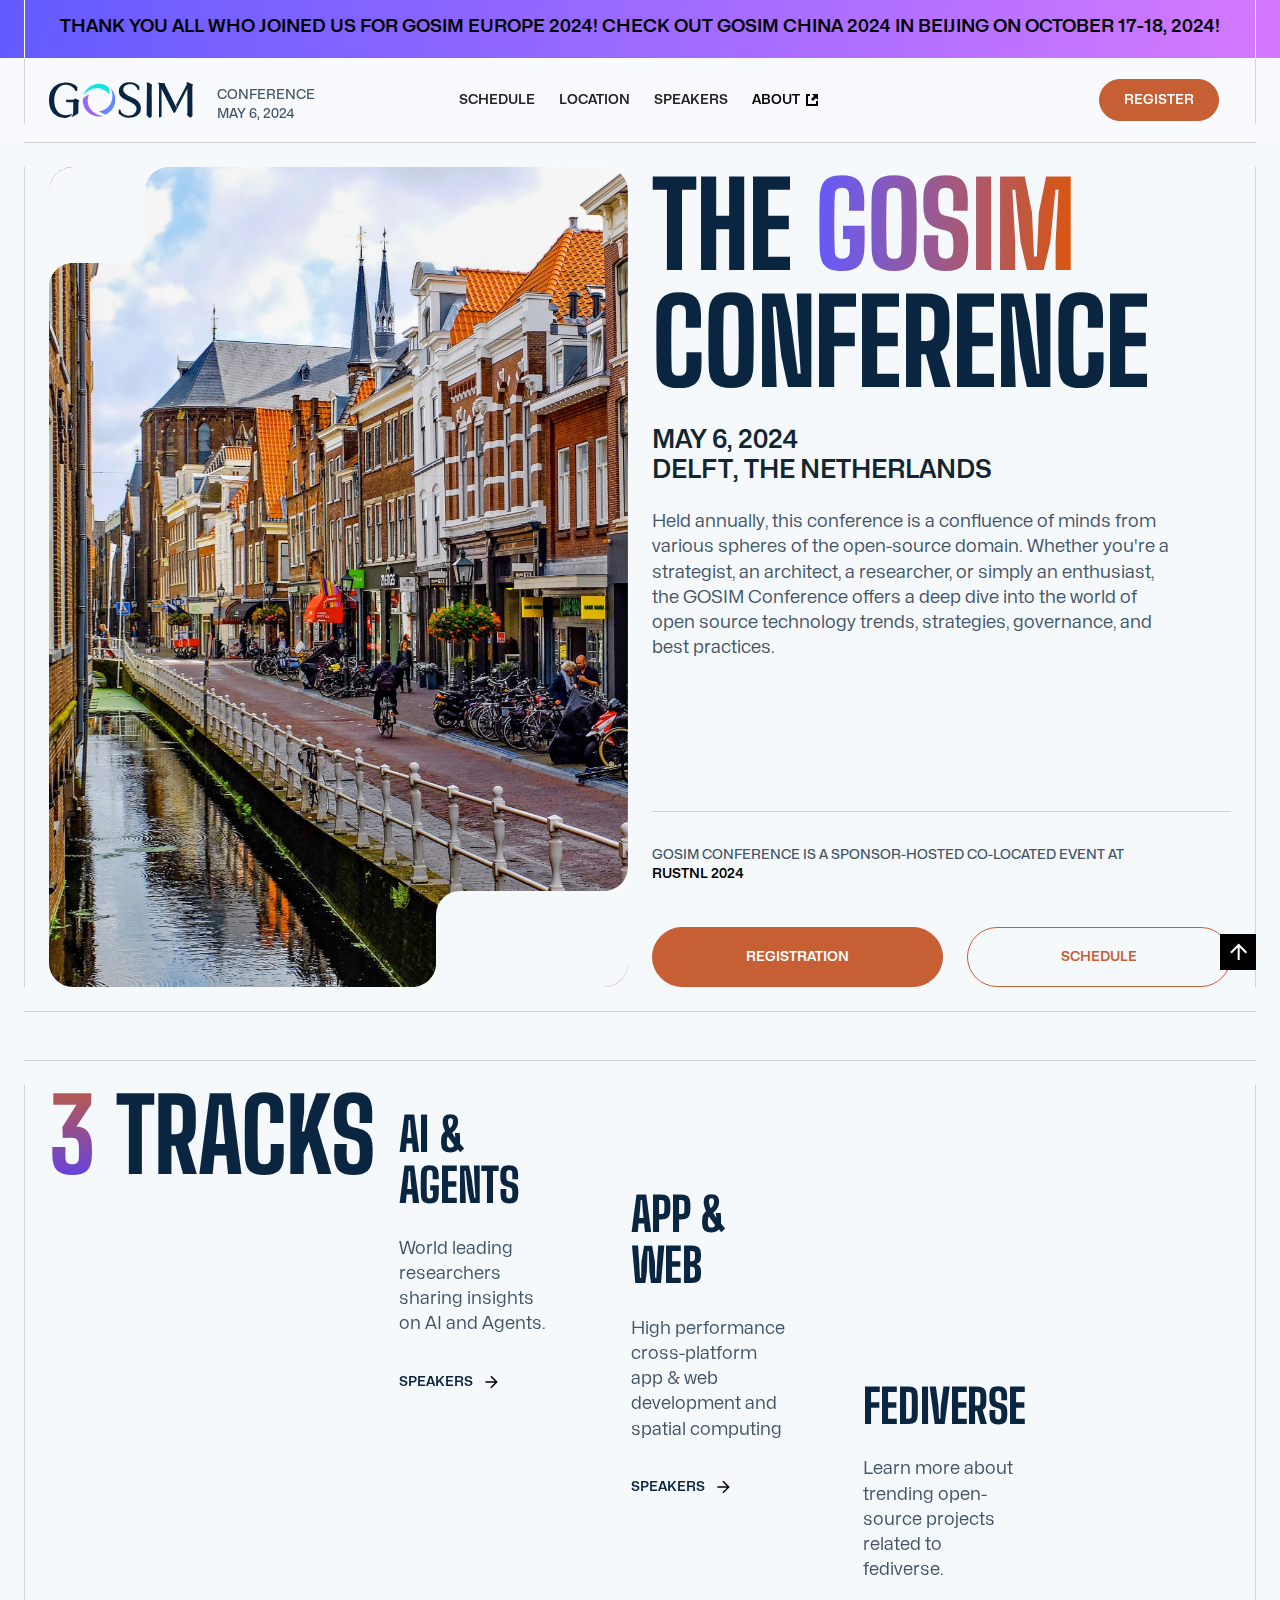
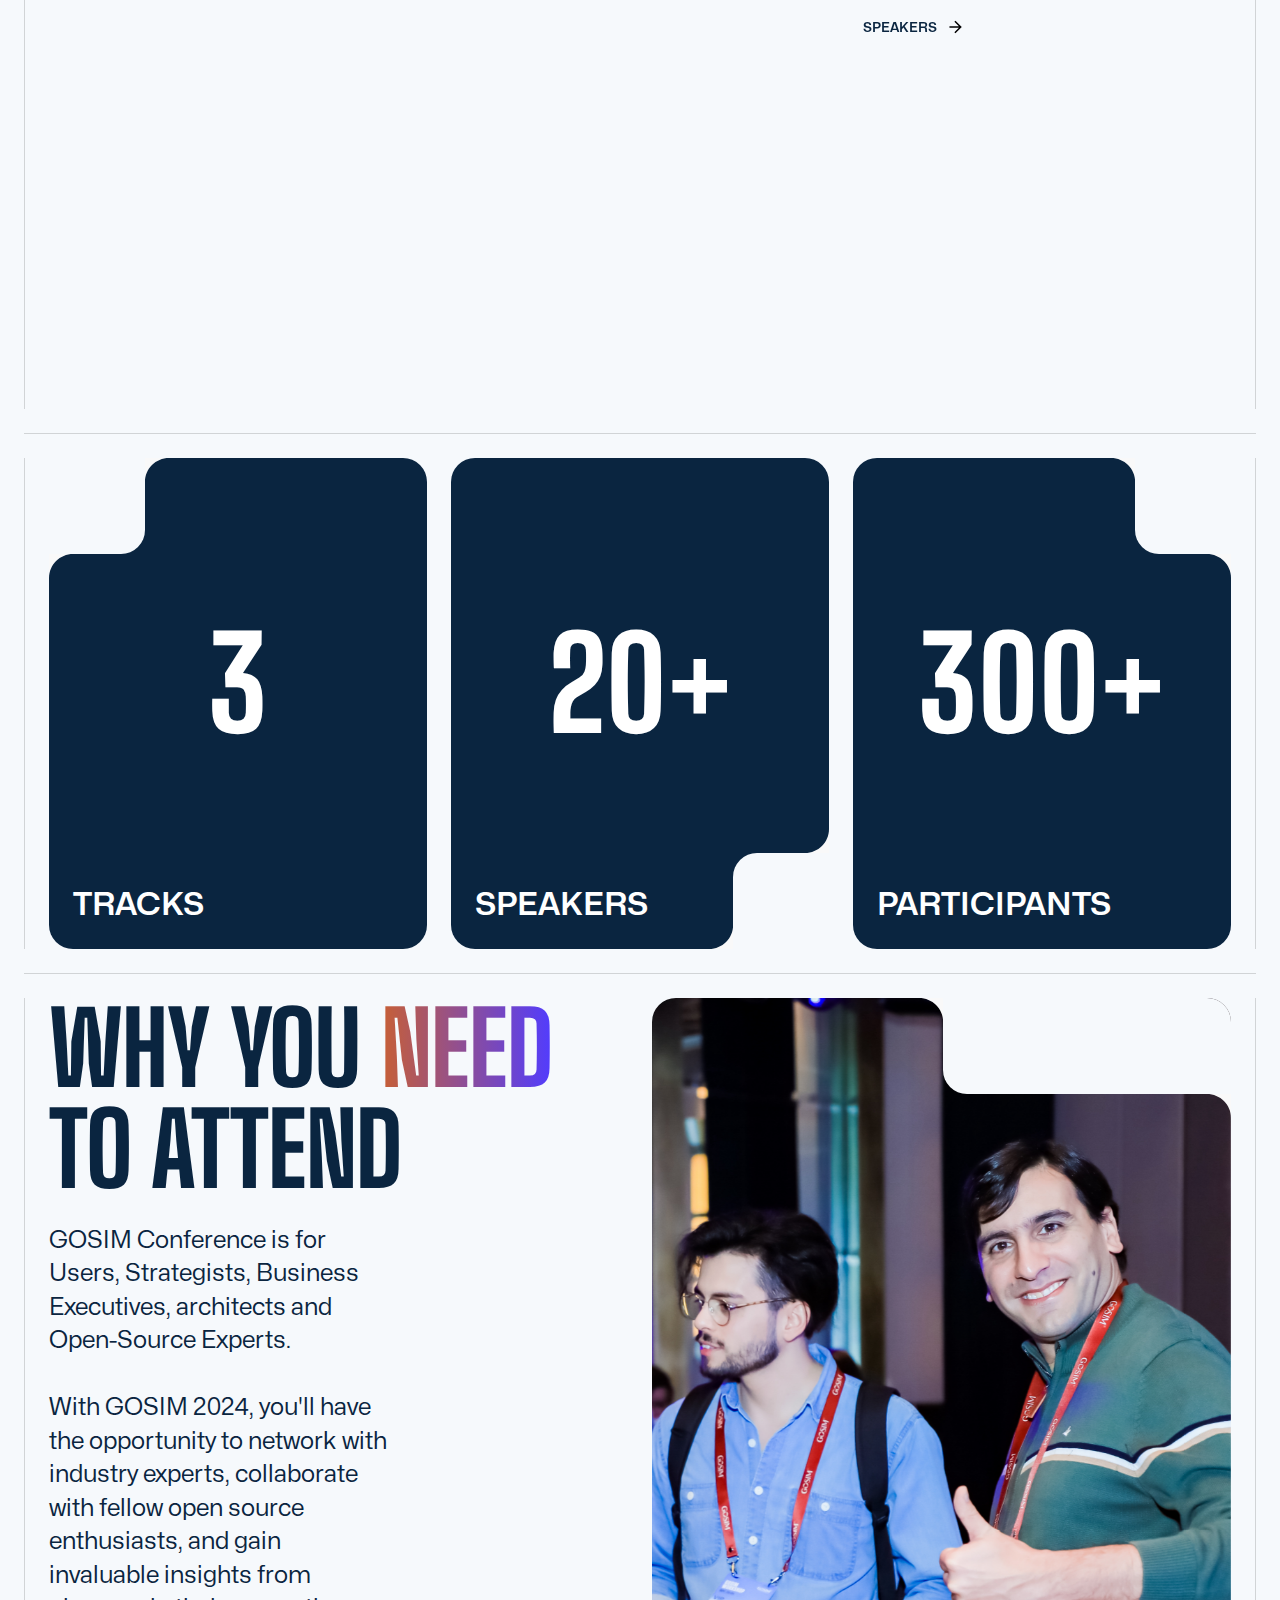
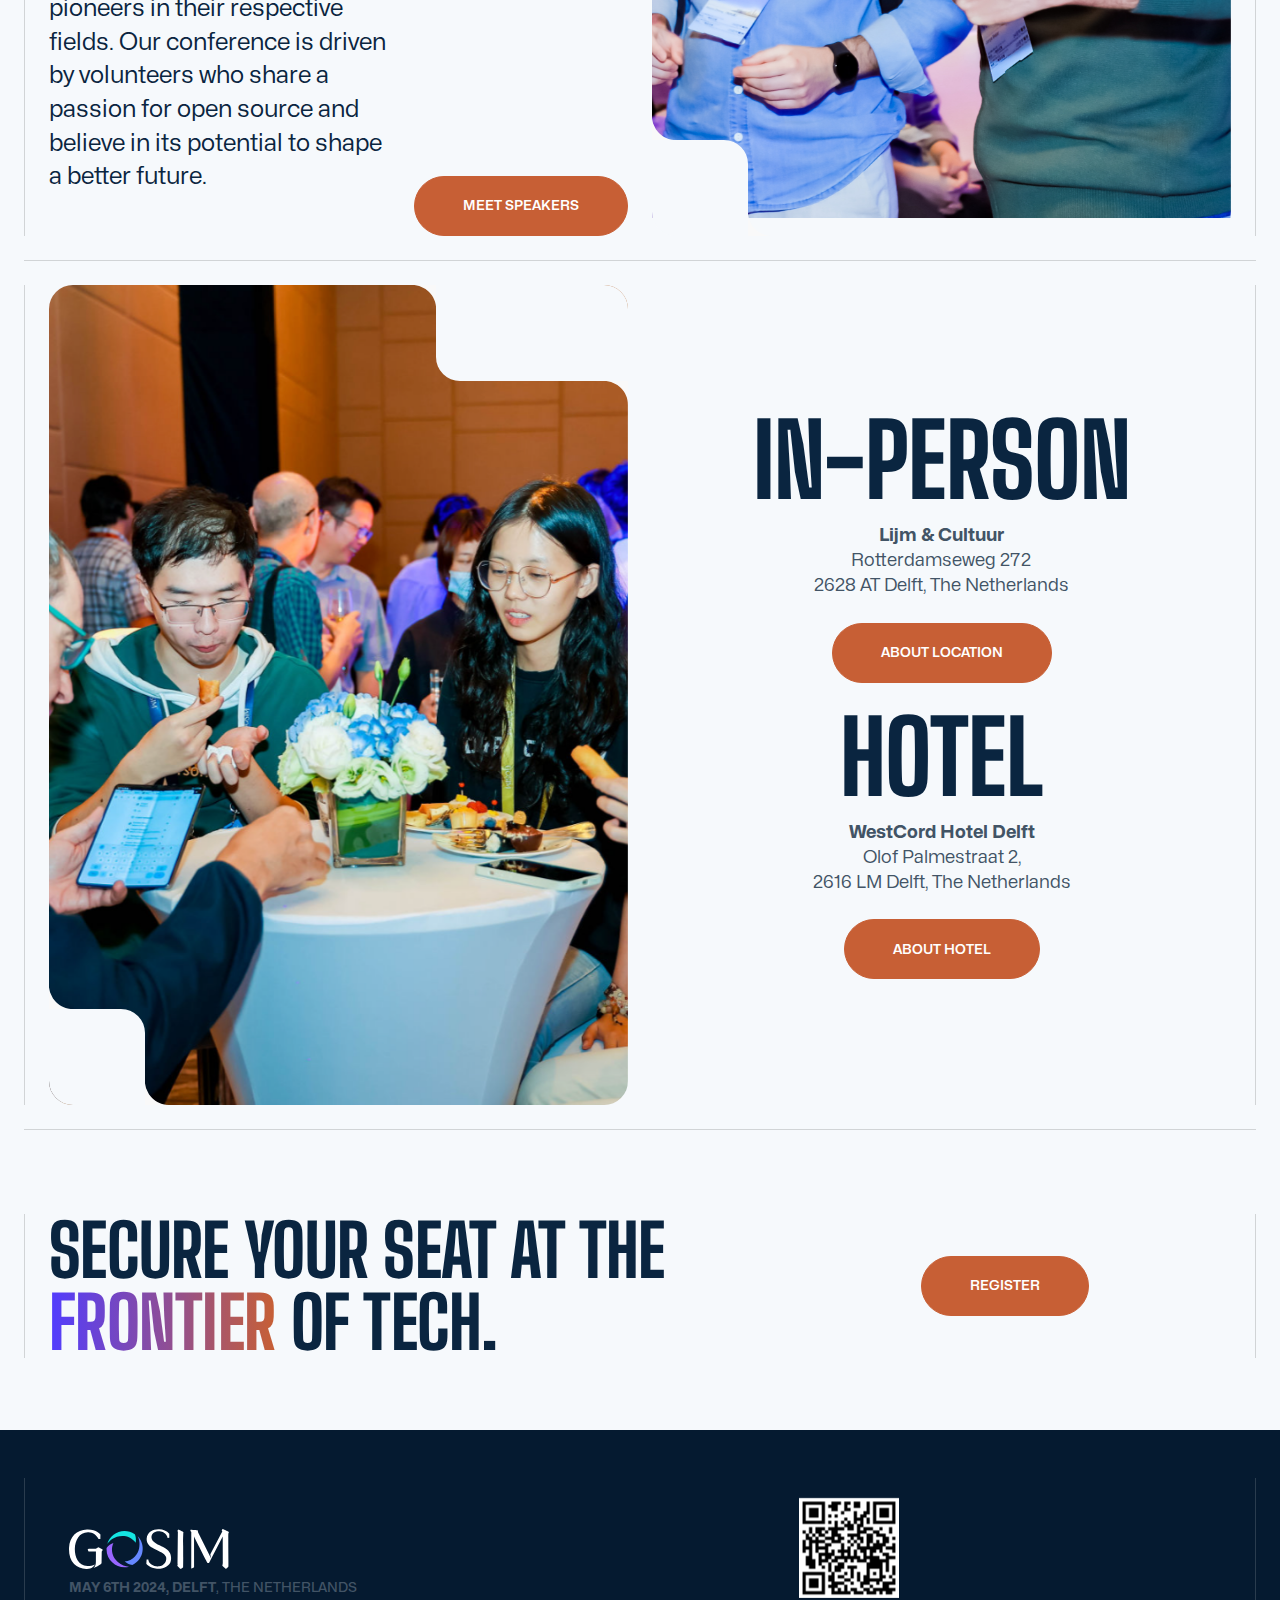
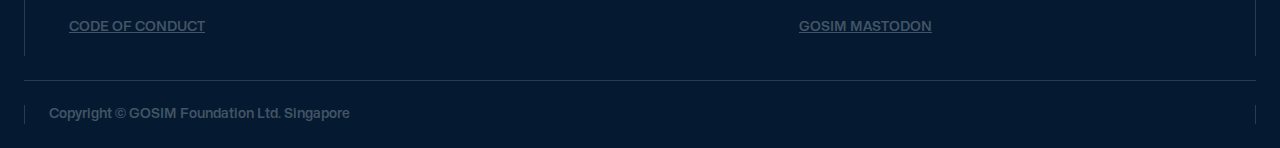
<file: index.html>
<!DOCTYPE html><!-- Last Published: Thu Aug 01 2024 00:23:08 GMT+0000 (Coordinated Universal Time) -->
<html data-wf-domain="europe2024.gosim.org" data-wf-page="65d7e6309794c80135a17adb"
	data-wf-site="65d7e6309794c80135a17ad9" lang="en">

<head>
	<meta charset="utf-8" />
	<title>GOSIM Conference 2024 - MAY 6, 2024 DELFT, THE NETHERLANDS</title>
	<meta content="GOSIM Conference 2024 - MAY 6, 2024 DELFT, THE NETHERLANDS" property="og:title" />
	<meta content="GOSIM Conference 2024 - MAY 6, 2024 DELFT, THE NETHERLANDS" property="twitter:title" />
	<meta content="width=device-width, initial-scale=1" name="viewport" />
	<link
		href="css/gosim-conference.css"
		rel="stylesheet" type="text/css" />
	<script
		type="text/javascript">!function (o, c) { var n = c.documentElement, t = " w-mod-"; n.className += t + "js", ("ontouchstart" in o || o.DocumentTouch && c instanceof DocumentTouch) && (n.className += t + "touch") }(window, document);</script>
	<link href="images/65d7e6309794c80135a17c8f_gosim-conference.png"
		rel="shortcut icon" type="image/x-icon" />
	<link href="images/65d7e6309794c80135a17c90_gosim-256.png"
		rel="apple-touch-icon" />
	<style>
		body {
			-moz-osx-font-smoothing: grayscale;
			-webkit-font-smoothing: antialiased;
		}

		select,
		input,
		textarea {
			-webkit-appearance: none;
		}
	</style>
</head>

<body>
	<div class="page-wrapper">
		<div id="Top" class="back-to-top-container"><a href="#Top" class="back-to-top-button w-inline-block"><img
					src="images/65d7e6309794c80135a17b30_interface-icon-arrow-up.svg"
					alt="" class="invert" /></a></div>
		<div class="announcement-bar lkjekrw">
			<div class="container---main-2 announcement">
				<div class="announcement-contents-2 lkjk3">
					<div class="div-block-18"><a id="testing" href="https://china2024.gosim.org" target="_blank"
							class="div-block-19 w-inline-block">Thank you all who joined us for GOSIM Europe 2024! Check
							out GOSIM China 2024 in Beijing on October 17-18, 2024!</a></div>
				</div>
			</div>
		</div>
		<div class="navbar-wrapper">
			<div class="container---main">
				<div data-animation="default" data-collapse="medium" data-duration="400" data-easing="ease"
					data-easing2="ease" role="banner" class="navbar w-nav">
					<div class="navbar-row">
						<div class="navbar-left">
							<a href="index.html" aria-current="page" class="brand w-nav-brand w--current"><img alt=""
									height="Auto"
									src="images/65d7e6309794c80135a17c67_gosim-logo2.svg"
									class="logo logo-header" /></a>
							<div class="small-text navbar-date">Conference<br />May 6, 2024</div>
						</div>
						<nav role="navigation" class="nav-menu w-nav-menu">
							<a href="schedule.html" class="nav-link w-nav-link">schedule</a><a href="location.html"
								class="nav-link w-nav-link">location</a><a href="speakers.html"
								class="nav-link w-nav-link">Speakers</a>
							<a href="https://www.gosim.org/" target="_blank"
								class="nav-link nav-link__flex w-inline-block">
								<div>About</div>
								<div class="external-icon"></div>
							</a>
						</nav>
						<div class="div-block-7 sdf23">
							<a href="https://www.eventbrite.nl/e/gosim-2024-conference-tickets-873572969267?aff=oddtdtcreator"
								target="_blank" class="button small header-btn w-inline-block">
								<div>Register</div>
							</a>
							<div class="menu-button w-nav-button">
								<div class="menu-button-wrapper">
									<div class="menu-button-horziontal">
										<div class="menu-button-horizontal-line line-1"></div>
										<div class="menu-button-horizontal-line line-2"></div>
										<div class="menu-button-horizontal-line line-3"></div>
									</div>
									<div class="menu-button-cross">
										<div class="menu-button-cross-line line-1"></div>
										<div class="menu-button-cross-line line-2"></div>
									</div>
								</div>
							</div>
						</div>
					</div>
				</div>
			</div>
		</div>
		<div class="content-wrapper">
			<div class="horizontal-line"></div>
			<div class="container---main">
				<div class="section-inner">
					<div class="image-wrapper">
						<div class="tall-image img-home"></div>
						<div class="corner-graphic">
							<div class="corner-graphic-top">
								<div class="corner-graphic-polygon"></div>
								<img src="images/65d7e6309794c80135a17b76_rounded-corner.svg"
									alt="" class="graphic-round-1" />
							</div>
							<img src="images/65d7e6309794c80135a17b76_rounded-corner.svg"
								alt="" class="graphic-round-1" />
						</div>
						<div class="corner-graphic bottom-right">
							<div class="corner-graphic-top">
								<div class="corner-graphic-polygon wide"></div>
								<img src="images/65d7e6309794c80135a17b76_rounded-corner.svg"
									alt="" class="graphic-round-1" />
							</div>
							<img src="images/65d7e6309794c80135a17b76_rounded-corner.svg"
								alt="" class="graphic-round-1" />
						</div>
					</div>
					<div class="vertical-line"></div>
					<div class="justify-between">
						<div id="w-node-_2f3799e2-8b86-96f6-924d-34a1fda5ce8c-35a17adb" class="rows">
							<h1 id="w-node-bc605cec-be34-5eda-a3c0-f28c8a961059-35a17adb">the <span
									class="text-span">gosim</span> <br />Conference</h1>
							<h4 class="dasd12">May 6, 2024<br /><span>Delft, The Netherlands</span></h4>
							<div id="w-node-c1ba0d57-cc5a-7c31-63dd-714dafd540ff-35a17adb" class="text-block">Held
								annually, this conference is a confluence of minds from various spheres of the
								open-source domain. Whether you&#x27;re a strategist, an architect, a researcher, or
								simply an enthusiast, the GOSIM Conference offers a deep dive into the world of open
								source technology trends, strategies, governance, and best practices.<br /></div>
							<div class="logos-wrapper"></div>
						</div>
						<div id="w-node-_2f3799e2-8b86-96f6-924d-34a1fda5ce91-35a17adb" class="rows">
							<div class="horizontal-line"></div>
							<div id="w-node-_2685e018-2ed6-3db6-7093-4f459a4cf22f-35a17adb" class="div-block-4">
								<div class="small-text">GOSIM Conference is a Sponsor-hosted Co-located Event At <a
										href="https://2024.rustnl.org/" target="_blank">RUSTNL 2024</a>‍</div>
							</div>
							<div id="w-node-_2f3799e2-8b86-96f6-924d-34a1fda5ce93-35a17adb" class="columns hero-action">
								<div class="vertical-line lkje2"></div>
								<a href="https://www.eventbrite.nl/e/gosim-2024-conference-tickets-873572969267?aff=oddtdtcreator"
									target="_blank" class="button hero-button w-inline-block">
									<div>RegistRATION</div>
								</a>
								<a href="schedule.html" class="button bordered hero-button w-inline-block">
									<div class="text-block-9">Schedule</div>
								</a>
							</div>
						</div>
					</div>
				</div>
			</div>
			<div class="horizontal-line"></div>
			<div class="container---main">
				<div class="section-inner sponsors">
					<h4>proudly<br />Supported<br />by</h4>
					<div class="vertical-line"></div>
					<div class="vert-flex">
						<div class="text-block-4 ds2"><span class="text-span-8">strategic Sponsors</span></div>
						<div class="logos-wrapper">
							<div class="logo-row jlkjlk">
								<div class="logo-wrapper"><a href="https://www.arm.com/" target="_blank"
										class="w-inline-block"><img
											src="images/65d7e6309794c80135a17c70_Arm_logo_2017.svg"
											alt="" width="106" /></a></div>
								<div class="logo-wrapper"><a href="https://www.csdn.net/" target="_blank"
										class="w-inline-block"><img
											src="images/65d7e6309794c80135a17c8d_db56efec562bcb37ff89843d5a217dd4.png"
											srcset="images/65d7e6309794c80135a17c8d_db56efec562bcb37ff89843d5a217dd4-p-500.png 500w, images/65d7e6309794c80135a17c8d_db56efec562bcb37ff89843d5a217dd4.png 745w"
											width="126" sizes="100vw" alt="" /></a></div>
								<div class="logo-wrapper"><a href="https://www.futurewei.com/" target="_blank"
										class="w-inline-block"><img
											src="images/65d7e6309794c80135a17c6f_futurewei-5-2.svg"
											alt="" width="140" /></a></div>
								<div class="logo-wrapper"><a href="https://www.intel.com/" target="_blank"
										class="w-inline-block"><img
											src="images/65d7e6309794c80135a17ca2_intel-logo-svg.svg"
											alt="" width="89" /></a></div>
								<div id="w-node-_83ffaf04-e34e-bdea-8ce4-99a552fdf5b1-35a17adb" class="logo-wrapper"><a
										href="https://www.huawei.com/" target="_blank" class="w-inline-block"><img
											src="images/65d7e6309794c80135a17cac_HW_CMYK_Horizontal-300ppi-removebg-preview.png"
											srcset="images/65d7e6309794c80135a17cac_HW_CMYK_Horizontal-300ppi-removebg-preview-p-500.png 500w, images/65d7e6309794c80135a17cac_HW_CMYK_Horizontal-300ppi-removebg-preview-p-800.png 800w, images/65d7e6309794c80135a17cac_HW_CMYK_Horizontal-300ppi-removebg-preview.png 1069w"
											width="140" sizes="100vw" alt="" /></a></div>
							</div>
						</div>
						<div class="text-block-4">supporting Sponsors</div>
						<div class="logos-wrapper">
							<div class="logo-row dfsfd">
								<div class="logo-wrapper"><a href="#" class="w-inline-block"><img
											src="images/65d7e6309794c80135a17ca9_企业微信截图_16947615421629-removebg-preview.png"
											srcset="images/65d7e6309794c80135a17ca9_﹪E4﹪BC﹪81﹪E4﹪B8﹪9A﹪E5﹪BE﹪AE﹪E4﹪BF﹪A1﹪E6﹪88﹪AA﹪E5﹪9B﹪BE_16947615421629-removebg-preview-p-500.png 500w, images/65d7e6309794c80135a17ca9_﹪E4﹪BC﹪81﹪E4﹪B8﹪9A﹪E5﹪BE﹪AE﹪E4﹪BF﹪A1﹪E6﹪88﹪AA﹪E5﹪9B﹪BE_16947615421629-removebg-preview-p-800.png 800w, images/65d7e6309794c80135a17ca9_企业微信截图_16947615421629-removebg-preview.png 1032w"
											width="117" sizes="100vw" alt="" /></a></div>
								<div class="logo-wrapper"><a href="#" class="w-inline-block"><img
											src="images/65d7e6309794c80135a17c98_企业微信截图_d3243a0e-a6f8-498c-84ae-ee26c1a42503-removebg-preview.png"
											srcset="images/65d7e6309794c80135a17c98_﹪E4﹪BC﹪81﹪E4﹪B8﹪9A﹪E5﹪BE﹪AE﹪E4﹪BF﹪A1﹪E6﹪88﹪AA﹪E5﹪9B﹪BE_d3243a0e-a6f8-498c-84ae-ee26c1a42503-removebg-preview-p-500.png 500w, images/65d7e6309794c80135a17c98_﹪E4﹪BC﹪81﹪E4﹪B8﹪9A﹪E5﹪BE﹪AE﹪E4﹪BF﹪A1﹪E6﹪88﹪AA﹪E5﹪9B﹪BE_d3243a0e-a6f8-498c-84ae-ee26c1a42503-removebg-preview-p-800.png 800w, images/65d7e6309794c80135a17c98_企业微信截图_d3243a0e-a6f8-498c-84ae-ee26c1a42503-removebg-preview.png 836w"
											width="106" sizes="100vw" alt="" /></a></div>
								<div class="logo-wrapper"><a href="#" class="w-inline-block"><img
											src="images/65d7e6309794c80135a17ca5_482b5fef88c8b5d8b8e609c243f73ef-removebg-preview.png"
											srcset="images/65d7e6309794c80135a17ca5_482b5fef88c8b5d8b8e609c243f73ef-removebg-preview-p-500.png 500w, images/65d7e6309794c80135a17ca5_482b5fef88c8b5d8b8e609c243f73ef-removebg-preview.png 777w"
											width="134" sizes="100vw" alt="" /></a></div>
								<div class="logo-wrapper"><a href="#" class="w-inline-block"><img
											src="images/65d7e6309794c80135a17ca6_带字竖向（彩logo+黑字）.png"
											srcset="images/65d7e6309794c80135a17ca6_﹪E5﹪B8﹪A6﹪E5﹪AD﹪97﹪E7﹪AB﹪96﹪E5﹪90﹪91﹪EF﹪BC﹪88﹪E5﹪BD﹪A9logo﹪2B﹪E9﹪BB﹪91﹪E5﹪AD﹪97﹪EF﹪BC﹪89-p-500.png 500w, images/65d7e6309794c80135a17ca6_﹪E5﹪B8﹪A6﹪E5﹪AD﹪97﹪E7﹪AB﹪96﹪E5﹪90﹪91﹪EF﹪BC﹪88﹪E5﹪BD﹪A9logo﹪2B﹪E9﹪BB﹪91﹪E5﹪AD﹪97﹪EF﹪BC﹪89-p-800.png 800w, images/65d7e6309794c80135a17ca6_﹪E5﹪B8﹪A6﹪E5﹪AD﹪97﹪E7﹪AB﹪96﹪E5﹪90﹪91﹪EF﹪BC﹪88﹪E5﹪BD﹪A9logo﹪2B﹪E9﹪BB﹪91﹪E5﹪AD﹪97﹪EF﹪BC﹪89-p-1080.png 1080w, images/65d7e6309794c80135a17ca6_带字竖向（彩logo+黑字）.png 1509w"
											width="84" sizes="100vw" alt="" /></a></div>
								<div class="logo-wrapper"><a href="#" class="w-inline-block"><img
											src="images/65d7e6309794c80135a17cbe_IBM-removebg-preview.png"
											srcset="images/65d7e6309794c80135a17cbe_IBM-removebg-preview-p-500.png 500w, images/65d7e6309794c80135a17cbe_IBM-removebg-preview.png 790w"
											width="81" sizes="100vw" alt="" /></a></div>
								<div class="logo-wrapper"><a href="https://www.igalia.com/" target="_blank"
										class="w-inline-block"><img
											src="images/65d7e6309794c80135a17cad_igalia-tagline_-_500px_-_RGB_-_Feb23-removebg-preview.png"
											srcset="images/65d7e6309794c80135a17cad_igalia-tagline_-_500px_-_RGB_-_Feb23-removebg-preview-p-500.png 500w, images/65d7e6309794c80135a17cad_igalia-tagline_-_500px_-_RGB_-_Feb23-removebg-preview.png 784w"
											width="119" sizes="100vw" alt="" /></a></div>
								<div class="logo-wrapper"><a href="https://www.khronos.org/" target="_blank"
										class="w-inline-block"><img
											src="images/65d7e6309794c80135a17ca3_khronos1.svg"
											alt="" width="123" class="image-2" /></a></div>
								<div class="logo-wrapper"><a href="#" class="w-inline-block"><img
											src="images/65d7e6309794c80135a17c99_linktimecloud -logo(2).png"
											srcset="images/65d7e6309794c80135a17c99_linktimecloud﹪20-logo(2)-p-500.png 500w, images/65d7e6309794c80135a17c99_linktimecloud﹪20-logo(2)-p-800.png 800w, images/65d7e6309794c80135a17c99_linktimecloud﹪20-logo(2)-p-1080.png 1080w, images/65d7e6309794c80135a17c99_linktimecloud﹪20-logo(2)-p-1600.png 1600w, images/65d7e6309794c80135a17c99_linktimecloud -logo(2).png 1736w"
											width="106" sizes="100vw" alt="" class="image-2" /></a></div>
								<div class="logo-wrapper"><a href="https://meetkai.com/" target="_blank"
										class="w-inline-block"><img
											src="images/65d7e6309794c80135a17c72_meetkai.svg"
											alt="" width="106" /></a></div>
								<div class="logo-wrapper"><a href="https://modelbest.cn/" target="_blank"
										class="w-inline-block"><img
											src="images/65d7e6309794c80135a17c74_ModelBest 1.svg"
											alt="" width="115" /></a></div>
								<div class="logo-wrapper"><a href="#" class="w-inline-block"><img
											src="images/65d7e6309794c80135a17caa_logo_center.png"
											srcset="images/65d7e6309794c80135a17caa_logo_center-p-500.png 500w, images/65d7e6309794c80135a17caa_logo_center.png 832w"
											width="118" sizes="100vw" alt="" /></a></div>
								<div class="logo-wrapper"><a href="https://www.secondstate.io/" target="_blank"
										class="w-inline-block"><img
											src="images/65d7e6309794c80135a17c95_logo.png"
											alt="" width="97" /></a></div>
								<div class="logo-wrapper">
									<a href="https://www.synkrotron.ai/" target="_blank" class="w-inline-block"><img
											src="images/65d7e6309794c80135a17c93_深信 拷贝.png"
											srcset="images/65d7e6309794c80135a17c93_﹪E6﹪B7﹪B1﹪E4﹪BF﹪A1﹪20﹪E6﹪8B﹪B7﹪E8﹪B4﹪9D-p-500.png 500w, images/65d7e6309794c80135a17c93_深信 拷贝.png 546w"
											width="114" sizes="100vw" alt="" class="image-2" /></a>
									<div class="announcement-bar variation-23">
										<div class="container---main announcement">
											<div class="announcement-contents">
												<div class="small-text normal-case">SYNAPSE is a <a
														href="https://mediumrare.shop/about?utm_source=webflow.io&amp;utm_medium=template-demo&amp;utm_campaign=Synapse%20Demo&amp;utm_content=Top%20Bar%20About"
														target="_blank" class="text-white normal-case">Medium Rare</a>
													template.<br />Explore more great <a
														href="https://mediumrare.shop/?utm_source=webflow.io&amp;utm_medium=template-demo&amp;utm_campaign=Synapse%20Demo&amp;utm_content=Top%20Bar%20Shop"
														target="_blank" class="text-white normal-case">templates for
														Webflow</a>, Framer + Figma.</div>
												<div class="announcement-buttons">
													<a href="https://mediumrare.shop/?utm_source=webflow.io&amp;utm_medium=template-demo&amp;utm_campaign=Synapse%20Demo&amp;utm_content=Top%20Bar%20Shop"
														target="_blank"
														class="button bordered-white small w-inline-block">
														<div>mediumrare.shop</div>
													</a>
													<div class="announcement-cross"><a href="#"
															class="circle-button bordered-white w-inline-block"><img
																src="images/65d7e6309794c80135a17b17_interface-icon-cross.svg"
																alt="" class="invert" /></a></div>
												</div>
											</div>
										</div>
									</div>
									<div class="announcement-bar variation-23">
										<div class="container---main announcement">
											<div class="announcement-contents">
												<div class="small-text normal-case">SYNAPSE is a <a
														href="https://mediumrare.shop/about?utm_source=webflow.io&amp;utm_medium=template-demo&amp;utm_campaign=Synapse%20Demo&amp;utm_content=Top%20Bar%20About"
														target="_blank" class="text-white normal-case">Medium Rare</a>
													template.<br />Explore more great <a
														href="https://mediumrare.shop/?utm_source=webflow.io&amp;utm_medium=template-demo&amp;utm_campaign=Synapse%20Demo&amp;utm_content=Top%20Bar%20Shop"
														target="_blank" class="text-white normal-case">templates for
														Webflow</a>, Framer + Figma.</div>
												<div class="announcement-buttons">
													<a href="https://mediumrare.shop/?utm_source=webflow.io&amp;utm_medium=template-demo&amp;utm_campaign=Synapse%20Demo&amp;utm_content=Top%20Bar%20Shop"
														target="_blank"
														class="button bordered-white small w-inline-block">
														<div>mediumrare.shop</div>
													</a>
													<div class="announcement-cross"><a href="#"
															class="circle-button bordered-white w-inline-block"><img
																src="images/65d7e6309794c80135a17b17_interface-icon-cross.svg"
																alt="" class="invert" /></a></div>
												</div>
											</div>
										</div>
									</div>
								</div>
								<div class="logo-wrapper"><a href="https://tweedegolf.nl/en" target="_blank"
										class="w-inline-block"><img
											src="images/65d7e6309794c80135a17c97_wecom-temp-35953-6d6b0a9a97e4c806acf3c3bb6ea783e3.png"
											srcset="images/65d7e6309794c80135a17c97_wecom-temp-35953-6d6b0a9a97e4c806acf3c3bb6ea783e3-p-500.png 500w, images/65d7e6309794c80135a17c97_wecom-temp-35953-6d6b0a9a97e4c806acf3c3bb6ea783e3-p-800.png 800w, images/65d7e6309794c80135a17c97_wecom-temp-35953-6d6b0a9a97e4c806acf3c3bb6ea783e3-p-1080.png 1080w, images/65d7e6309794c80135a17c97_wecom-temp-35953-6d6b0a9a97e4c806acf3c3bb6ea783e3.png 1401w"
											width="113" sizes="100vw" alt="" /></a></div>
								<div class="logo-wrapper"><a href="https://wonderlandengine.com/" target="_blank"
										class="w-inline-block"><img
											src="images/65d7e6309794c80135a17c73_wonderland.svg"
											alt="" width="120" /></a></div>
								<div id="w-node-c7d0ed5d-faa3-fb26-8846-0ea4ad85a78d-35a17adb" class="logo-wrapper"><a
										href="#" class="w-inline-block"><img
											src="images/65d7e6309794c80135a17ca7_遇贤logo.png"
											srcset="images/65d7e6309794c80135a17ca7_﹪E9﹪81﹪87﹪E8﹪B4﹪A4logo-p-500.png 500w, images/65d7e6309794c80135a17ca7_﹪E9﹪81﹪87﹪E8﹪B4﹪A4logo-p-800.png 800w, images/65d7e6309794c80135a17ca7_﹪E9﹪81﹪87﹪E8﹪B4﹪A4logo-p-1080.png 1080w, images/65d7e6309794c80135a17ca7_﹪E9﹪81﹪87﹪E8﹪B4﹪A4logo-p-1600.png 1600w, images/65d7e6309794c80135a17ca7_﹪E9﹪81﹪87﹪E8﹪B4﹪A4logo-p-2000.png 2000w, images/65d7e6309794c80135a17ca7_﹪E9﹪81﹪87﹪E8﹪B4﹪A4logo-p-2600.png 2600w, images/65d7e6309794c80135a17ca7_﹪E9﹪81﹪87﹪E8﹪B4﹪A4logo-p-3200.png 3200w, images/65d7e6309794c80135a17ca7_遇贤logo.png 3677w"
											width="106" sizes="100vw" alt="" /></a></div>
							</div>
						</div>
						<div class="text-block-4 pkl">supporting organizations</div>
						<div class="logos-wrapper">
							<div class="logo-row jlk4j3kl hidsak32">
								<div class="logo-wrapper"><img
										src="images/65d7e6309794c80135a17cbf_gd.png"
										alt="" width="110" /></div>
								<div class="logo-wrapper"><img
										src="images/65d7e6309794c80135a17c79_Linux_Foundation_logo_2013.svg"
										alt="" width="101" /></div>
								<div class="logo-wrapper"><img
										src="images/65d7e6309794c80135a17c76_Rust_programming_language_black_logo.svg"
										alt="" width="40" /></div>
								<div class="logo-wrapper"><img
										src="images/65d7e6309794c80135a17c82_lkk23.svg"
										alt="" width="39" /></div>
								<div class="logo-wrapper"><img
										src="images/65d7e6309794c80135a17c7f_openatom.png"
										srcset="images/65d7e6309794c80135a17c7f_openatom-p-500.png 500w, images/65d7e6309794c80135a17c7f_openatom-p-800.png 800w, images/65d7e6309794c80135a17c7f_openatom-p-1080.png 1080w, images/65d7e6309794c80135a17c7f_openatom-p-1600.png 1600w, images/65d7e6309794c80135a17c7f_openatom-p-2000.png 2000w, images/65d7e6309794c80135a17c7f_openatom.png 3047w"
										width="82" sizes="100vw" alt="" /></div>
								<div id="w-node-a3fe84a9-6290-2864-1f6c-21a167f71e0a-35a17adb" class="logo-wrapper"><img
										src="images/65d7e6309794c80135a17c80_kaiyuanshe.png"
										srcset="images/65d7e6309794c80135a17c80_kaiyuanshe-p-500.png 500w, images/65d7e6309794c80135a17c80_kaiyuanshe.png 800w"
										width="101" sizes="100vw" alt="" /></div>
							</div>
						</div>
					</div>
				</div>
			</div>
			<div class="horizontal-line"></div>
			<div class="container---main">
				<div class="section-inner">
					<h4 class="large-heading"><span class="text-span-2 sdf23">3</span> tracks</h4>
					<div class="rows gap-1x">
						<div class="image-wrapper">
							<div class="corner-graphic hide-on-mobile">
								<div class="corner-graphic-top">
									<div class="corner-graphic-polygon xwide"></div>
									<img src="images/65d7e6309794c80135a17b76_rounded-corner.svg"
										alt="" class="graphic-round-1" />
								</div>
								<img src="images/65d7e6309794c80135a17b76_rounded-corner.svg"
									alt="" class="graphic-round-1" />
							</div>
							<div class="corner-graphic bottom-right">
								<div class="corner-graphic-top">
									<div class="corner-graphic-polygon"></div>
									<img src="images/65d7e6309794c80135a17b76_rounded-corner.svg"
										alt="" class="graphic-round-1" />
								</div>
								<img src="images/65d7e6309794c80135a17b76_rounded-corner.svg"
									alt="" class="graphic-round-1" />
							</div>
						</div>
						<div id="w-node-_2f3799e2-8b86-96f6-924d-34a1fda5cebf-35a17adb"
							class="columns gap-1x text home-mod">
							<a href="speakers.html#ai" class="rows themes-row lkjj23 w-inline-block">
								<h4 class="medium-heading dfsdf lkj34">AI &amp; Agents</h4>
								<div class="text-block-3">World leading researchers sharing insights on AI and Agents.
								</div>
								<div class="button small btn-custom">
									<div>Speakers</div>
									<img src="images/65d7e6309794c80135a17b1e_interface-icon-arrow-right.svg"
										alt="" class="invert jkw" />
								</div>
							</a>
							<div class="vertical-line"></div>
							<a href="https://europe2024.gosim.org/speakers#app&amp;web"
								class="rows themes-row sdfsd23 w-inline-block">
								<h4 class="medium-heading dfsdf lkj34">App &amp; Web</h4>
								<div class="text-block-3">High performance cross-platform app &amp; web development and
									spatial computing<br /></div>
								<div class="button small btn-custom">
									<div>Speakers</div>
									<img src="images/65d7e6309794c80135a17b1e_interface-icon-arrow-right.svg"
										alt="" class="invert jkw" />
								</div>
							</a>
							<div class="vertical-line"></div>
							<a href="speakers.html#rust"
								class="rows themes-row align-center align-center__1 w-inline-block">
								<h4 class="medium-heading dfsdf lkj34">Rust Language</h4>
								<div class="text-block-3">Next gen system programming language</div>
								<div class="button small btn-custom">
									<div>Speakers</div>
									<img src="images/65d7e6309794c80135a17b1e_interface-icon-arrow-right.svg"
										alt="" class="invert jkw" />
								</div>
							</a>
							<a href="speakers.html#fediverse"
								class="rows themes-row align-center align-center__2 w-inline-block">
								<h4 class="medium-heading dfsdf lkj34">Fediverse</h4>
								<div class="text-block-3">Learn more about trending open-source projects related to
									fediverse.</div>
								<div class="button small btn-custom">
									<div>Speakers</div>
									<img src="images/65d7e6309794c80135a17b1e_interface-icon-arrow-right.svg"
										alt="" class="invert jkw" />
								</div>
							</a>
						</div>
					</div>
				</div>
			</div>
			<div class="horizontal-line"></div>
			<div class="container---main">
				<div class="section-inner">
					<div class="metric-box _1">
						<div id="w-node-_2f3799e2-8b86-96f6-924d-34a1fda5cedf-35a17adb" class="metric-text">3</div>
						<h4>Tracks</h4>
						<div class="corner-graphic">
							<div class="corner-graphic-top">
								<div class="corner-graphic-polygon"></div>
								<img src="images/65d7e6309794c80135a17b76_rounded-corner.svg"
									alt="" class="graphic-round-1" />
							</div>
							<img src="images/65d7e6309794c80135a17b76_rounded-corner.svg"
								alt="" class="graphic-round-1" />
						</div>
					</div>
					<div class="metric-box _2">
						<div id="w-node-_2f3799e2-8b86-96f6-924d-34a1fda5cee5-35a17adb" class="metric-text">20+</div>
						<h4>speakers</h4>
						<div class="corner-graphic bottom-right">
							<div class="corner-graphic-top">
								<div class="corner-graphic-polygon"></div>
								<img src="images/65d7e6309794c80135a17b76_rounded-corner.svg"
									alt="" class="graphic-round-1" />
							</div>
							<img src="images/65d7e6309794c80135a17b76_rounded-corner.svg"
								alt="" class="graphic-round-1" />
						</div>
					</div>
					<div class="metric-box _3">
						<div id="w-node-_2f3799e2-8b86-96f6-924d-34a1fda5ceeb-35a17adb" class="metric-text">300+</div>
						<h4>participants</h4>
						<div class="corner-graphic top-right">
							<div class="corner-graphic-top">
								<div class="corner-graphic-polygon"></div>
								<img src="images/65d7e6309794c80135a17b76_rounded-corner.svg"
									alt="" class="graphic-round-1" />
							</div>
							<img src="images/65d7e6309794c80135a17b76_rounded-corner.svg"
								alt="" class="graphic-round-1" />
						</div>
					</div>
				</div>
			</div>
			<div class="horizontal-line"></div>
			<div class="container---main">
				<div class="section-inner">
					<div id="w-node-_2f3799e2-8b86-96f6-924d-34a1fda5cef4-35a17adb" class="justify-between">
						<h4 class="large-heading">Why you <span class="text-span-4 wer23">need</span> to attend</h4>
						<div id="w-node-_2f3799e2-8b86-96f6-924d-34a1fda5cef7-35a17adb" class="columns align-bottom">
							<div class="padded-bottom">
								<div id="w-node-_2f3799e2-8b86-96f6-924d-34a1fda5cef9-35a17adb" class="large-text">GOSIM
									Conference is for Users, Strategists, Business Executives, architects and
									Open-Source Experts.<br /><br />With GOSIM 2024, you&#x27;ll have the opportunity to
									network with industry experts, collaborate with fellow open source enthusiasts, and
									gain invaluable insights from pioneers in their respective fields. Our conference is
									driven by volunteers who share a passion for open source and believe in its
									potential to shape a better future.</div>
							</div>
							<div class="vertical-line sd"></div>
							<a href="speakers.html" class="button w-inline-block">
								<div id="w-node-_2f3799e2-8b86-96f6-924d-34a1fda5cefd-35a17adb">meet speakers</div>
							</a>
						</div>
					</div>
					<div class="vertical-line"></div>
					<div class="image-wrapper">
						<div class="tall-image placeholder jj32"></div>
						<div class="corner-graphic top-right">
							<div class="corner-graphic-top">
								<div class="corner-graphic-polygon xwide"></div>
								<img src="images/65d7e6309794c80135a17b76_rounded-corner.svg"
									alt="" class="graphic-round-1" />
							</div>
							<img src="images/65d7e6309794c80135a17b76_rounded-corner.svg"
								alt="" class="graphic-round-1" />
						</div>
						<div class="corner-graphic bottom-left">
							<div class="corner-graphic-top">
								<div class="corner-graphic-polygon"></div>
								<img src="images/65d7e6309794c80135a17b76_rounded-corner.svg"
									alt="" class="graphic-round-1" />
							</div>
							<img src="images/65d7e6309794c80135a17b76_rounded-corner.svg"
								alt="" class="graphic-round-1" />
						</div>
					</div>
				</div>
			</div>
			<div class="horizontal-line"></div>
			<div class="container---main">
				<div class="section-inner reverse-on-mobile">
					<div class="image-wrapper">
						<div class="tall-image img-loc"></div>
						<div class="corner-graphic bottom-left">
							<div class="corner-graphic-top">
								<div class="corner-graphic-polygon"></div>
								<img src="images/65d7e6309794c80135a17b76_rounded-corner.svg"
									alt="" class="graphic-round-1" />
							</div>
							<img src="images/65d7e6309794c80135a17b76_rounded-corner.svg"
								alt="" class="graphic-round-1" />
						</div>
						<div class="corner-graphic top-right">
							<div class="corner-graphic-top">
								<div class="corner-graphic-polygon wide"></div>
								<img src="images/65d7e6309794c80135a17b76_rounded-corner.svg"
									alt="" class="graphic-round-1" />
							</div>
							<img src="images/65d7e6309794c80135a17b76_rounded-corner.svg"
								alt="" class="graphic-round-1" />
						</div>
					</div>
					<div class="vertical-line"></div>
					<div id="w-node-_2f3799e2-8b86-96f6-924d-34a1fda5cf0c-35a17adb"
						class="rows justify-center text-center">
						<div id="w-node-_2f3799e2-8b86-96f6-924d-34a1fda5cf0d-35a17adb" class="rows gap-0-5x">
							<h4 class="large-heading">In-Person</h4>
							<div id="w-node-a075446e-01e6-5ae6-6756-28d96855d325-35a17adb" class="text-block sdfd32">
								<strong>Lijm &amp; Cultuur<br />‍</strong>Rotterdamseweg 272<br />2628 AT Delft, The
								Netherlands<br /></div>
						</div>
						<a href="https://www.lijmencultuur.nl/" target="_blank" class="button w-inline-block">
							<div id="w-node-_2f3799e2-8b86-96f6-924d-34a1fda5cf13-35a17adb">about location</div>
						</a>
						<div class="rows gap-0-5x">
							<h4 class="large-heading">Hotel</h4>
							<div id="w-node-e519b933-a111-0e69-88cf-5410e573f164-35a17adb" class="text-block sdfd32">
								<strong>WestCord Hotel Delft</strong><br />Olof Palmestraat 2,<br /> 2616 LM Delft, The
								Netherlands <br /></div>
						</div>
						<a href="https://nam11.safelinks.protection.outlook.com/?url=https%3A%2F%2Fwestcordhotels.com%2Fhotel%2Fhotel-delft%2F%3F_ga%3D2.122993739.17901981.1711555066-1906477970.1711555066&amp;data=05%7C02%7Cetan%40futurewei.com%7Cde6b10e15b6646c2cb4908dc531fe6a5%7C0fee8ff2a3b240189c753a1d5591fedc%7C1%7C0%7C638476643700128592%7CUnknown%7CTWFpbGZsb3d8eyJWIjoiMC4wLjAwMDAiLCJQIjoiV2luMzIiLCJBTiI6Ik1haWwiLCJXVCI6Mn0%3D%7C0%7C%7C%7C&amp;sdata=S9%2BVIRJjNc3bDOCOnkyIx2pLEiGYp9XY6w%2BuBYvHiVo%3D&amp;reserved=0"
							target="_blank" class="button w-inline-block">
							<div id="w-node-_195ef683-983e-2e85-20ba-4aea2a794c77-35a17adb">about Hotel</div>
						</a>
					</div>
				</div>
			</div>
			<div class="horizontal-line"></div>
			<div class="container---main">
				<div class="section-inner cta kjh23432">
					<div class="grow-wrapper sticky kjh234">
						<div class="container---m">
							<h4 class="large-heading cta-heading jhkj23">Secure your seat at the <span
									class="text-span-5 dfaf2323">frontier</span> of Tech.<br /></h4>
						</div>
					</div>
					<div class="vertical-line"></div>
					<div class="container---xs">
						<div id="w-node-eb937ab9-228d-7eda-45f0-d553d46ec7ab-d46ec7a1" class="rows">
							<div id="w-node-eb937ab9-228d-7eda-45f0-d553d46ec7ae-d46ec7a1" class="columns cta-action">
								<a href="https://www.eventbrite.nl/e/gosim-2024-conference-tickets-873572969267?aff=oddtdtcreator"
									target="_blank" class="button grow-on-mobile w-inline-block">
									<div id="w-node-eb937ab9-228d-7eda-45f0-d553d46ec7b5-d46ec7a1">Register</div>
								</a>
							</div>
						</div>
					</div>
				</div>
			</div>
		</div>
		<div class="footer footer-2">
			<div class="content-wrapper inside-footer">
				<div class="container---main"></div>
				<div class="container---main">
					<div class="section-inner white footer-section">
						<div class="footer-logo-wrapper quick-stack">
							<div id="w-node-_0ec0304a-e3af-bd0d-2da7-529566aba4ce-55b37658"
								class="w-layout-layout wf-layout-layout">
								<div class="w-layout-cell">
									<a href="index.html" aria-current="page" class="w-inline-block w--current">
										<img src="images/65d7e6309794c80135a17c68_gosim-logo3.svg"
											height="40" alt="" class="footer-logo" />
										<div id="w-node-_8a100751-ddef-9004-6642-ffcc91b5598f-55b37658"
											class="small-text"><strong>May 6th 2024, Delft</strong>, The Netherlands
										</div>
									</a>
								</div>
								<div class="w-layout-cell">
									<div class="small-text normal-case muted"><a href="codeofconduct.html"
											class="link-17">Code of conduct</a></div>
								</div>
							</div>
						</div>
						<div class="vertical-line white"></div>
						<div class="container---xs align-bottom">
							<div id="w-node-d9ac91da-3a37-3032-5724-2fcb0c486429-55b37658"
								class="w-layout-layout wf-layout-layout">
								<div class="w-layout-cell"><a href="index.html" aria-current="page"
										class="w-inline-block w--current"><img
											src="images/663e1a8c3c55b32b80c64668_gosim-mastodon-qrcode.png"
											height="100" alt="GOSIM Mastodon QR Code" class="footer-logo" /></a></div>
								<div class="w-layout-cell">
									<div class="small-text normal-case muted"><a href="https://mastodon.social/@gosim"
											target="_blank" class="link-17">GOSIM Mastodon</a></div>
								</div>
							</div>
						</div>
					</div>
				</div>
				<div class="horizontal-line white"></div>
				<div class="container---main">
					<div class="section-inner white">
						<div class="footer-bottom">
							<div class="small-text normal-case muted">Copyright © GOSIM Foundation Ltd. Singapore</div>
						</div>
					</div>
				</div>
			</div>
		</div>
	</div>
	<script
		src="js/jquery-3.5.1.min.js"
		type="text/javascript"></script>
	<script
		src="js/gosim-conference.js"
		type="text/javascript"></script>
</body>

</html>
</file>
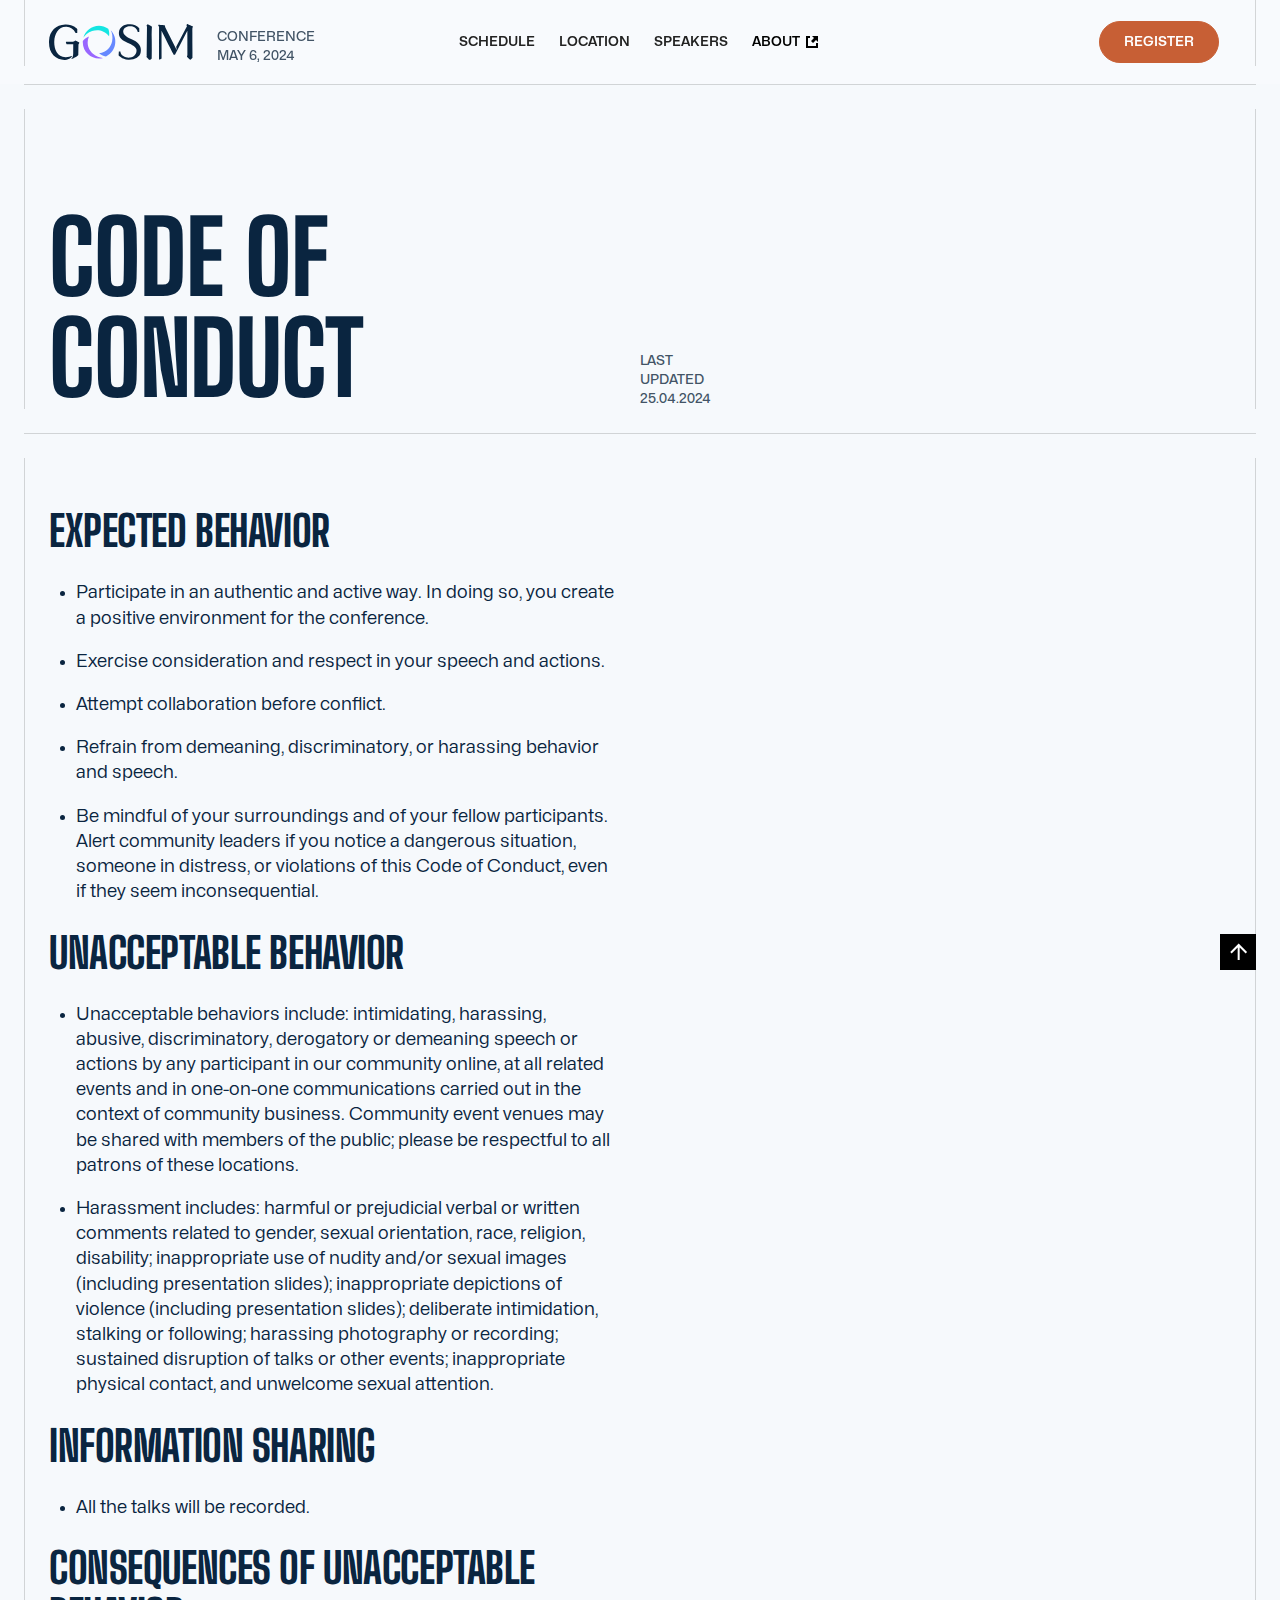
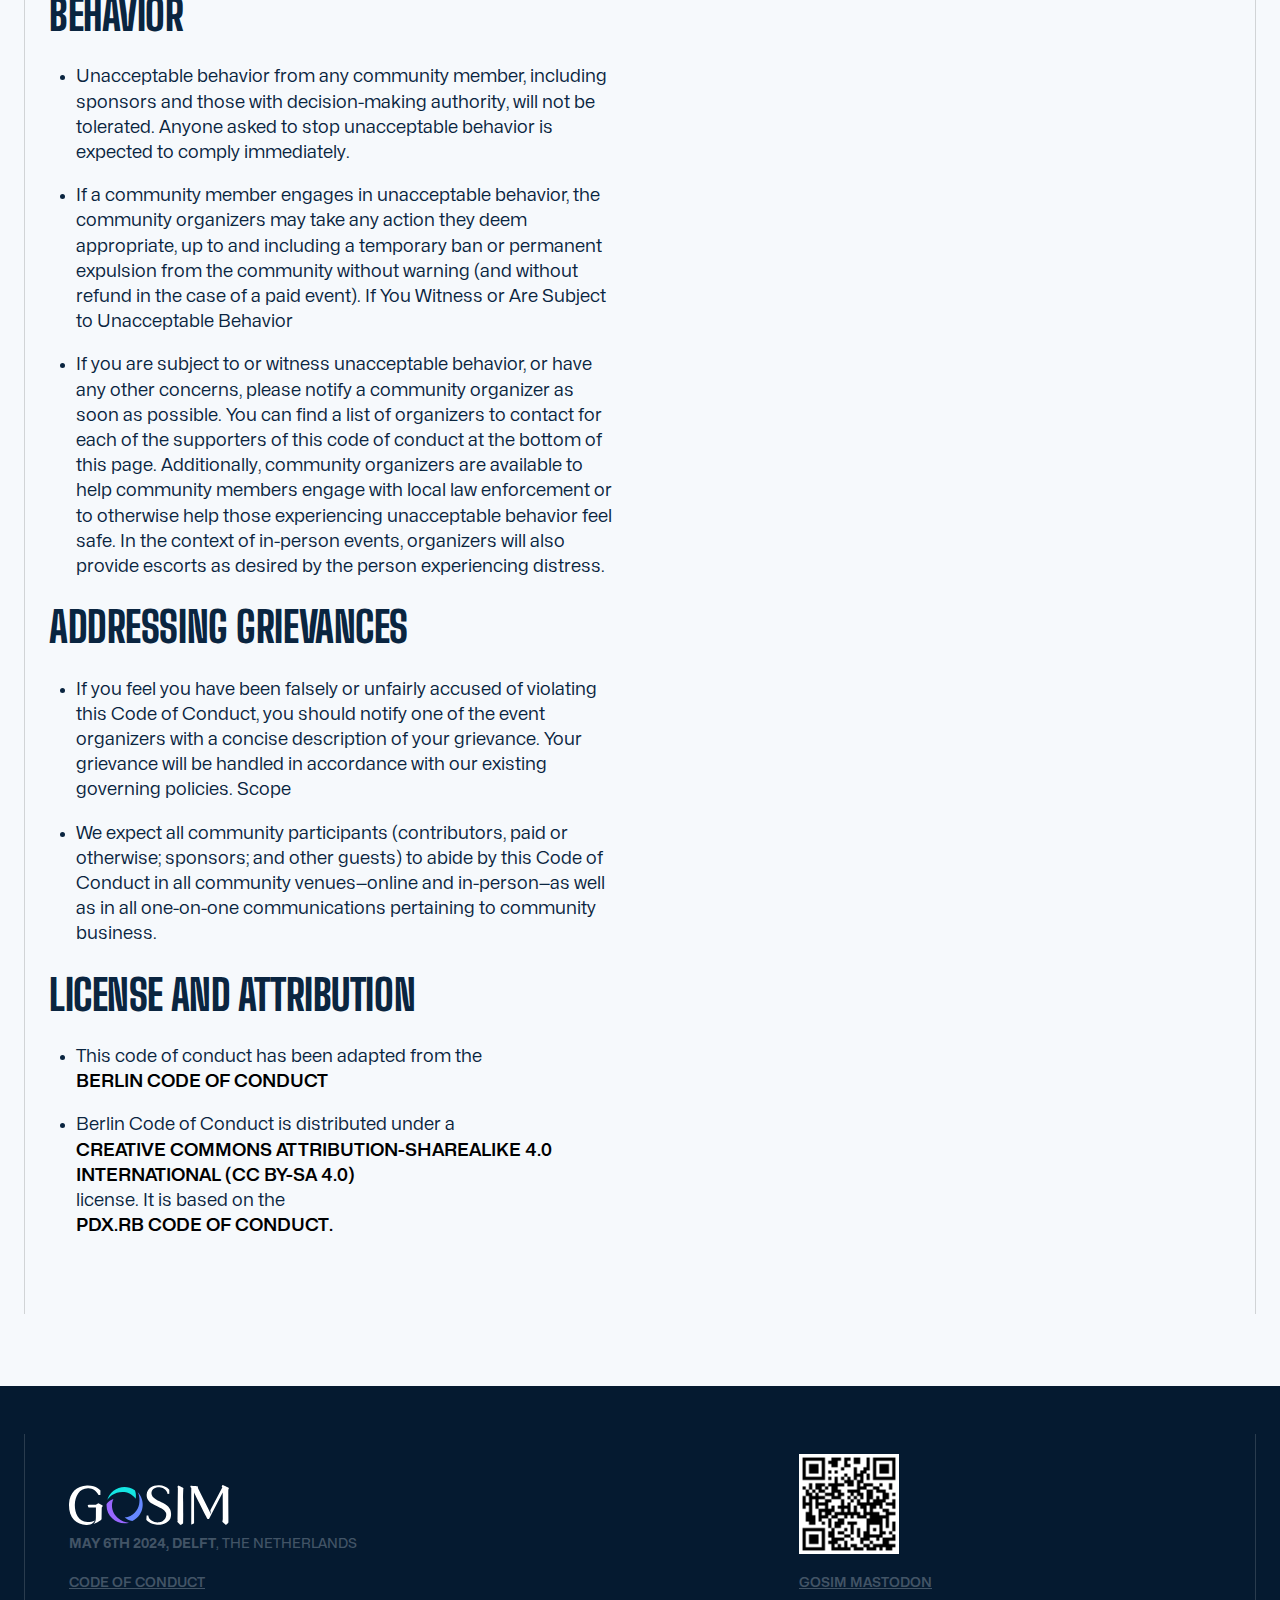
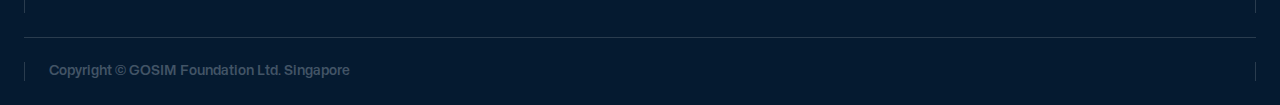
<file: codeofconduct.html>
<!DOCTYPE html><!-- Last Published: Thu Aug 01 2024 00:23:08 GMT+0000 (Coordinated Universal Time) -->
<html data-wf-domain="europe2024.gosim.org" data-wf-page="65d7e6309794c80135a17af6"
	data-wf-site="65d7e6309794c80135a17ad9" lang="en">

<head>
	<meta charset="utf-8" />
	<title>Code of Conduct</title>
	<meta content="Code of Conduct" property="og:title" />
	<meta content="Code of Conduct" property="twitter:title" />
	<meta content="width=device-width, initial-scale=1" name="viewport" />
	<link
		href="css/gosim-conference.css"
		rel="stylesheet" type="text/css" />
	<script
		type="text/javascript">!function (o, c) { var n = c.documentElement, t = " w-mod-"; n.className += t + "js", ("ontouchstart" in o || o.DocumentTouch && c instanceof DocumentTouch) && (n.className += t + "touch") }(window, document);</script>
	<link href="images/65d7e6309794c80135a17c8f_gosim-conference.png"
		rel="shortcut icon" type="image/x-icon" />
	<link href="images/65d7e6309794c80135a17c90_gosim-256.png"
		rel="apple-touch-icon" />
	<style>
		body {
			-moz-osx-font-smoothing: grayscale;
			-webkit-font-smoothing: antialiased;
		}

		select,
		input,
		textarea {
			-webkit-appearance: none;
		}
	</style>
</head>

<body>
	<div class="page-wrapper">
		<div id="Top" class="back-to-top-container"><a href="#Top" class="back-to-top-button w-inline-block"><img
					src="images/65d7e6309794c80135a17b30_interface-icon-arrow-up.svg"
					alt="" class="invert" /></a></div>
		<div class="announcement-bar variation-23">
			<div class="container---main announcement">
				<div class="announcement-contents">
					<div class="small-text normal-case">SYNAPSE is a <a
							href="https://mediumrare.shop/about?utm_source=webflow.io&amp;utm_medium=template-demo&amp;utm_campaign=Synapse%20Demo&amp;utm_content=Top%20Bar%20About"
							target="_blank" class="text-white normal-case">Medium Rare</a> template.<br />Explore more
						great <a
							href="https://mediumrare.shop/?utm_source=webflow.io&amp;utm_medium=template-demo&amp;utm_campaign=Synapse%20Demo&amp;utm_content=Top%20Bar%20Shop"
							target="_blank" class="text-white normal-case">templates for Webflow</a>, Framer + Figma.
					</div>
					<div class="announcement-buttons">
						<a href="https://mediumrare.shop/?utm_source=webflow.io&amp;utm_medium=template-demo&amp;utm_campaign=Synapse%20Demo&amp;utm_content=Top%20Bar%20Shop"
							target="_blank" class="button bordered-white small w-inline-block">
							<div>mediumrare.shop</div>
						</a>
						<div class="announcement-cross"><a href="#"
								class="circle-button bordered-white w-inline-block"><img
									src="images/65d7e6309794c80135a17b17_interface-icon-cross.svg"
									alt="" class="invert" /></a></div>
					</div>
				</div>
			</div>
		</div>
		<div class="navbar-wrapper">
			<div class="container---main">
				<div data-animation="default" data-collapse="medium" data-duration="400" data-easing="ease"
					data-easing2="ease" role="banner" class="navbar w-nav">
					<div class="navbar-row">
						<div class="navbar-left">
							<a href="index.html" class="brand w-nav-brand"><img alt="" height="Auto"
									src="images/65d7e6309794c80135a17c67_gosim-logo2.svg"
									class="logo logo-header" /></a>
							<div class="small-text navbar-date">Conference<br />May 6, 2024</div>
						</div>
						<nav role="navigation" class="nav-menu w-nav-menu">
							<a href="schedule.html" class="nav-link w-nav-link">schedule</a><a href="location.html"
								class="nav-link w-nav-link">location</a><a href="speakers.html"
								class="nav-link w-nav-link">Speakers</a>
							<a href="https://www.gosim.org/" target="_blank"
								class="nav-link nav-link__flex w-inline-block">
								<div>About</div>
								<div class="external-icon"></div>
							</a>
						</nav>
						<div class="div-block-7 sdf23">
							<a href="https://www.eventbrite.nl/e/gosim-2024-conference-tickets-873572969267?aff=oddtdtcreator"
								target="_blank" class="button small header-btn w-inline-block">
								<div>Register</div>
							</a>
							<div class="menu-button w-nav-button">
								<div class="menu-button-wrapper">
									<div class="menu-button-horziontal">
										<div class="menu-button-horizontal-line line-1"></div>
										<div class="menu-button-horizontal-line line-2"></div>
										<div class="menu-button-horizontal-line line-3"></div>
									</div>
									<div class="menu-button-cross">
										<div class="menu-button-cross-line line-1"></div>
										<div class="menu-button-cross-line line-2"></div>
									</div>
								</div>
							</div>
						</div>
					</div>
				</div>
			</div>
		</div>
		<div class="content-wrapper">
			<div class="horizontal-line"></div>
			<div class="container---main">
				<div class="section-inner legal">
					<div class="align-bottom">
						<h4 class="large-heading">Code of Conduct</h4>
					</div>
					<div class="vertical-line"></div>
					<div class="align-bottom">
						<div id="w-node-dc690ed3-f844-bd55-bb79-e24233d20c84-35a17af6" class="small-text">Last updated
							25.04.2024
						</div>
					</div>
				</div>
			</div>
			<div class="horizontal-line"></div>
			<div class="container---main">
				<div class="section-inner legal-article">
					<div class="article w-richtext">
						<p>‍</p>
						<h3>Expected Behavior</h3>
						<ul role="list">
							<li>Participate in an authentic and active way. In doing so, you create a positive
								environment for the conference.</li>
							<li>Exercise consideration and respect in your speech and actions.</li>
							<li>Attempt collaboration before conflict.</li>
							<li>Refrain from demeaning, discriminatory, or harassing behavior and speech.</li>
							<li>Be mindful of your surroundings and of your fellow participants. Alert community leaders
								if you notice a dangerous situation, someone in distress, or violations of this Code of
								Conduct, even if they seem inconsequential.</li>
						</ul>
						<h3>Unacceptable Behavior</h3>
						<ul role="list">
							<li>Unacceptable behaviors include: intimidating, harassing, abusive, discriminatory,
								derogatory or demeaning speech or actions by any participant in our community online, at
								all related events and in one-on-one communications carried out in the context of
								community business. Community event venues may be shared with members of the public;
								please be respectful to all patrons of these locations.</li>
							<li>Harassment includes: harmful or prejudicial verbal or written comments related to
								gender, sexual orientation, race, religion, disability; inappropriate use of nudity
								and/or sexual images (including presentation slides); inappropriate depictions of
								violence (including presentation slides); deliberate intimidation, stalking or
								following; harassing photography or recording; sustained disruption of talks or other
								events; inappropriate physical contact, and unwelcome sexual attention.</li>
						</ul>
						<h3>Information Sharing</h3>
						<ul role="list">
							<li>All the talks will be recorded.</li>
						</ul>
						<h3>Consequences of Unacceptable Behavior</h3>
						<ul role="list">
							<li>Unacceptable behavior from any community member, including sponsors and those with
								decision-making authority, will not be tolerated. Anyone asked to stop unacceptable
								behavior is expected to comply immediately.</li>
							<li>If a community member engages in unacceptable behavior, the community organizers may
								take any action they deem appropriate, up to and including a temporary ban or permanent
								expulsion from the community without warning (and without refund in the case of a paid
								event). If You Witness or Are Subject to Unacceptable Behavior</li>
							<li>If you are subject to or witness unacceptable behavior, or have any other concerns,
								please notify a community organizer as soon as possible. You can find a list of
								organizers to contact for each of the supporters of this code of conduct at the bottom
								of this page. Additionally, community organizers are available to help community members
								engage with local law enforcement or to otherwise help those experiencing unacceptable
								behavior feel safe. In the context of in-person events, organizers will also provide
								escorts as desired by the person experiencing distress.</li>
						</ul>
						<h3>Addressing Grievances</h3>
						<ul role="list">
							<li>If you feel you have been falsely or unfairly accused of violating this Code of Conduct,
								you should notify one of the event organizers with a concise description of your
								grievance. Your grievance will be handled in accordance with our existing governing
								policies. Scope</li>
							<li>We expect all community participants (contributors, paid or otherwise; sponsors; and
								other guests) to abide by this Code of Conduct in all community venues—online and
								in-person—as well as in all one-on-one communications pertaining to community business.
							</li>
						</ul>
						<h3>License and attribution</h3>
						<ul role="list">
							<li>This code of conduct has been adapted from the <a
									href="https://berlincodeofconduct.org/">Berlin code of Conduct</a></li>
							<li>Berlin Code of Conduct is distributed under a <a
									href="https://creativecommons.org/licenses/by-sa/4.0/">Creative Commons
									Attribution-ShareAlike 4.0 International (CC BY-SA 4.0)</a> license. It is based on
								the <a href="https://pdxruby.org/CONDUCT">pdx.rb Code of Conduct.</a></li>
						</ul>
						<p>‍</p>
					</div>
					<div class="vertical-line legal-line"></div>
				</div>
			</div>
		</div>
		<div class="footer footer-2">
			<div class="content-wrapper inside-footer">
				<div class="container---main"></div>
				<div class="container---main">
					<div class="section-inner white footer-section">
						<div class="footer-logo-wrapper quick-stack">
							<div id="w-node-_0ec0304a-e3af-bd0d-2da7-529566aba4ce-55b37658"
								class="w-layout-layout wf-layout-layout">
								<div class="w-layout-cell">
									<a href="index.html" class="w-inline-block">
										<img src="images/65d7e6309794c80135a17c68_gosim-logo3.svg"
											height="40" alt="" class="footer-logo" />
										<div id="w-node-_8a100751-ddef-9004-6642-ffcc91b5598f-55b37658"
											class="small-text"><strong>May 6th 2024, Delft</strong>, The Netherlands
										</div>
									</a>
								</div>
								<div class="w-layout-cell">
									<div class="small-text normal-case muted"><a href="codeofconduct.html"
											aria-current="page" class="link-17 w--current">Code of conduct</a></div>
								</div>
							</div>
						</div>
						<div class="vertical-line white"></div>
						<div class="container---xs align-bottom">
							<div id="w-node-d9ac91da-3a37-3032-5724-2fcb0c486429-55b37658"
								class="w-layout-layout wf-layout-layout">
								<div class="w-layout-cell"><a href="index.html" class="w-inline-block"><img
											src="images/663e1a8c3c55b32b80c64668_gosim-mastodon-qrcode.png"
											height="100" alt="GOSIM Mastodon QR Code" class="footer-logo" /></a></div>
								<div class="w-layout-cell">
									<div class="small-text normal-case muted"><a href="https://mastodon.social/@gosim"
											target="_blank" class="link-17">GOSIM Mastodon</a></div>
								</div>
							</div>
						</div>
					</div>
				</div>
				<div class="horizontal-line white"></div>
				<div class="container---main">
					<div class="section-inner white">
						<div class="footer-bottom">
							<div class="small-text normal-case muted">Copyright © GOSIM Foundation Ltd. Singapore</div>
						</div>
					</div>
				</div>
			</div>
		</div>
	</div>
	<script
		src="js/jquery-3.5.1.min.js"
		type="text/javascript"></script>
	<script
		src="js/gosim-conference.js"
		type="text/javascript"></script>
</body>

</html>
</file>
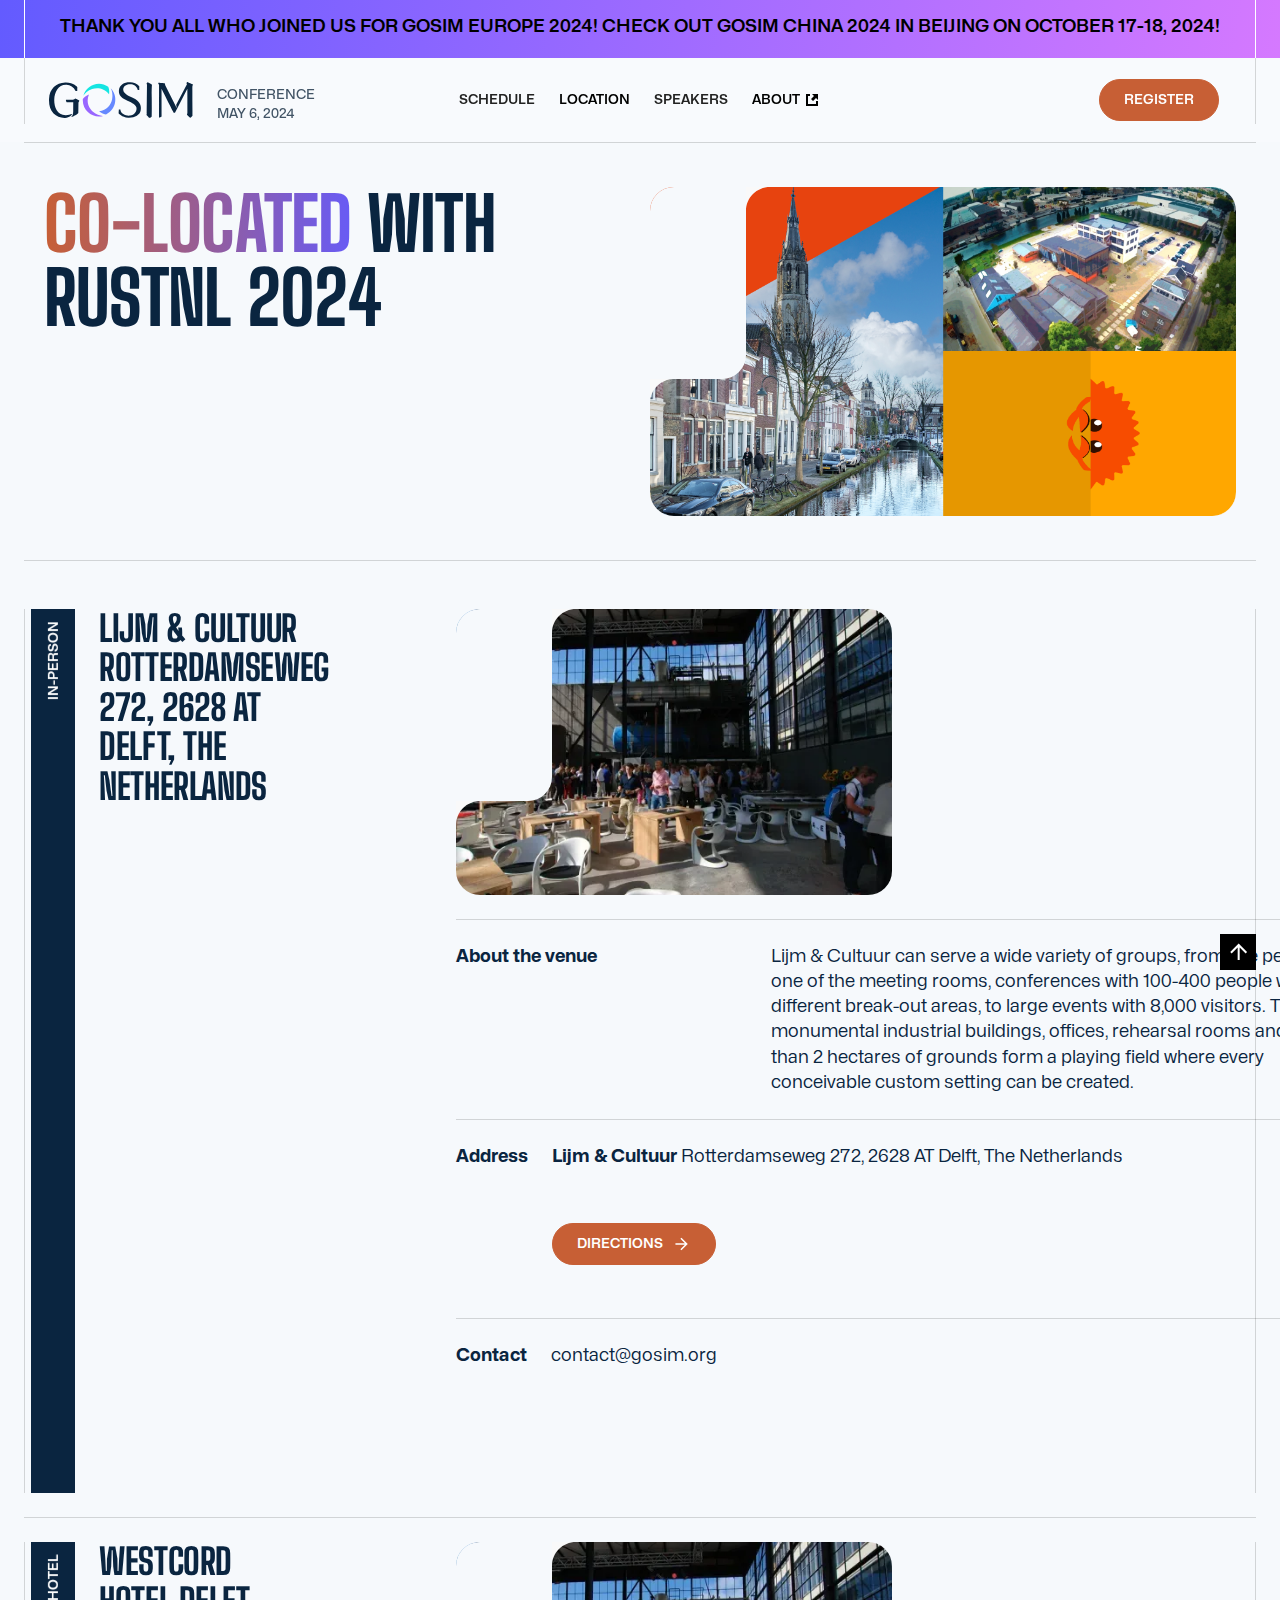
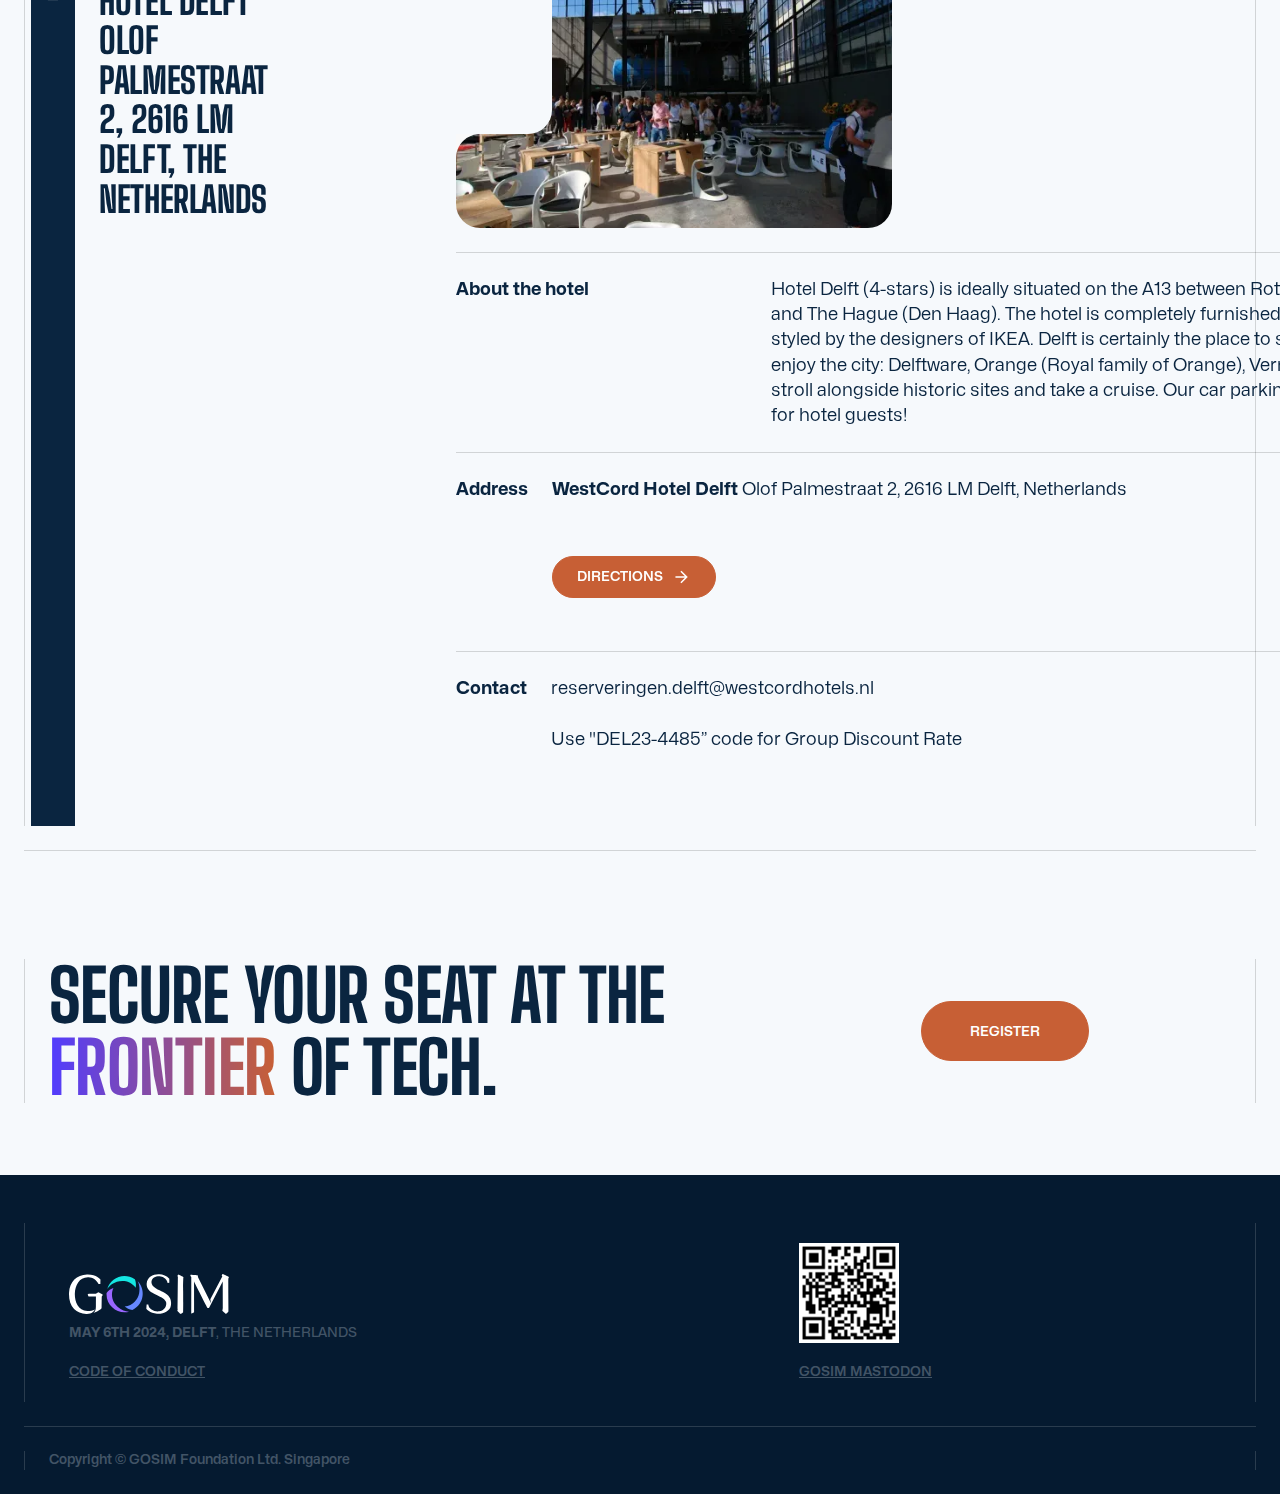
<file: location.html>
<!DOCTYPE html><!-- Last Published: Thu Aug 01 2024 00:23:08 GMT+0000 (Coordinated Universal Time) -->
<html data-wf-domain="europe2024.gosim.org" data-wf-page="65d7e6309794c80135a17af8"
	data-wf-site="65d7e6309794c80135a17ad9" lang="en">

<head>
	<meta charset="utf-8" />
	<title>GOSIM Conference 2024 - Location</title>
	<meta content="GOSIM Conference 2024 - Location" property="og:title" />
	<meta content="GOSIM Conference 2024 - Location" property="twitter:title" />
	<meta content="width=device-width, initial-scale=1" name="viewport" />
	<link
		href="css/gosim-conference.css"
		rel="stylesheet" type="text/css" />
	<script
		type="text/javascript">!function (o, c) { var n = c.documentElement, t = " w-mod-"; n.className += t + "js", ("ontouchstart" in o || o.DocumentTouch && c instanceof DocumentTouch) && (n.className += t + "touch") }(window, document);</script>
	<link href="images/65d7e6309794c80135a17c8f_gosim-conference.png"
		rel="shortcut icon" type="image/x-icon" />
	<link href="images/65d7e6309794c80135a17c90_gosim-256.png"
		rel="apple-touch-icon" />
	<style>
		body {
			-moz-osx-font-smoothing: grayscale;
			-webkit-font-smoothing: antialiased;
		}

		select,
		input,
		textarea {
			-webkit-appearance: none;
		}
	</style>
</head>

<body>
	<div class="page-wrapper">
		<div id="Top" class="back-to-top-container"><a href="#Top" class="back-to-top-button w-inline-block"><img
					src="images/65d7e6309794c80135a17b30_interface-icon-arrow-up.svg"
					alt="" class="invert" /></a></div>
		<div class="announcement-bar lkjekrw">
			<div class="container---main-2 announcement">
				<div class="announcement-contents-2 lkjk3">
					<div class="div-block-18"><a id="testing" href="https://china2024.gosim.org" target="_blank"
							class="div-block-19 w-inline-block">Thank you all who joined us for GOSIM Europe 2024! Check
							out GOSIM China 2024 in Beijing on October 17-18, 2024!</a></div>
				</div>
			</div>
		</div>
		<div class="announcement-bar variation-23">
			<div class="container---main announcement">
				<div class="announcement-contents">
					<div class="small-text normal-case">SYNAPSE is a <a
							href="https://mediumrare.shop/about?utm_source=webflow.io&amp;utm_medium=template-demo&amp;utm_campaign=Synapse%20Demo&amp;utm_content=Top%20Bar%20About"
							target="_blank" class="text-white normal-case">Medium Rare</a> template.<br />Explore more
						great <a
							href="https://mediumrare.shop/?utm_source=webflow.io&amp;utm_medium=template-demo&amp;utm_campaign=Synapse%20Demo&amp;utm_content=Top%20Bar%20Shop"
							target="_blank" class="text-white normal-case">templates for Webflow</a>, Framer + Figma.
					</div>
					<div class="announcement-buttons">
						<a href="https://mediumrare.shop/?utm_source=webflow.io&amp;utm_medium=template-demo&amp;utm_campaign=Synapse%20Demo&amp;utm_content=Top%20Bar%20Shop"
							target="_blank" class="button bordered-white small w-inline-block">
							<div>mediumrare.shop</div>
						</a>
						<div class="announcement-cross"><a href="#"
								class="circle-button bordered-white w-inline-block"><img
									src="images/65d7e6309794c80135a17b17_interface-icon-cross.svg"
									alt="" class="invert" /></a></div>
					</div>
				</div>
			</div>
		</div>
		<div class="navbar-wrapper">
			<div class="container---main">
				<div data-animation="default" data-collapse="medium" data-duration="400" data-easing="ease"
					data-easing2="ease" role="banner" class="navbar w-nav">
					<div class="navbar-row">
						<div class="navbar-left">
							<a href="index.html" class="brand w-nav-brand"><img alt="" height="Auto"
									src="images/65d7e6309794c80135a17c67_gosim-logo2.svg"
									class="logo logo-header" /></a>
							<div class="small-text navbar-date">Conference<br />May 6, 2024</div>
						</div>
						<nav role="navigation" class="nav-menu w-nav-menu">
							<a href="schedule.html" class="nav-link w-nav-link">schedule</a><a href="location.html"
								aria-current="page" class="nav-link w-nav-link w--current">location</a><a
								href="speakers.html" class="nav-link w-nav-link">Speakers</a>
							<a href="https://www.gosim.org/" target="_blank"
								class="nav-link nav-link__flex w-inline-block">
								<div>About</div>
								<div class="external-icon"></div>
							</a>
						</nav>
						<div class="div-block-7 sdf23">
							<a href="https://www.eventbrite.nl/e/gosim-2024-conference-tickets-873572969267?aff=oddtdtcreator"
								target="_blank" class="button small header-btn w-inline-block">
								<div>Register</div>
							</a>
							<div class="menu-button w-nav-button">
								<div class="menu-button-wrapper">
									<div class="menu-button-horziontal">
										<div class="menu-button-horizontal-line line-1"></div>
										<div class="menu-button-horizontal-line line-2"></div>
										<div class="menu-button-horizontal-line line-3"></div>
									</div>
									<div class="menu-button-cross">
										<div class="menu-button-cross-line line-1"></div>
										<div class="menu-button-cross-line line-2"></div>
									</div>
								</div>
							</div>
						</div>
					</div>
				</div>
			</div>
		</div>
		<div class="content-wrapper">
			<div class="horizontal-line"></div>
			<div id="w-node-fa20841c-2a05-018e-dc03-3df3a374be3a-35a17af8" class="w-layout-layout wf-layout-layout">
				<div class="w-layout-cell">
					<h4 class="large-heading lk3kj4"><span class="text-span-3">Co-located </span>with RustNL 2024<br />
					</h4>
				</div>
				<div class="w-layout-cell">
					<div class="image-wrapper">
						<img src="images/65df4cb8b4b32177e535a2fc_Screen Shot 2024-02-28 at 10.09.22.png"
							alt=""
							sizes="(max-width: 479px) 100vw, (max-width: 767px) 94vw, (max-width: 991px) 95vw, (max-width: 1279px) 96vw, (max-width: 1919px) 97vw, 1452.0028076171875px"
							srcset="images/65df4cb8b4b32177e535a2fc_Screen Shot 2024-02-28 at 10.09.22-p-500.png 500w, images/65df4cb8b4b32177e535a2fc_Screen Shot 2024-02-28 at 10.09.22-p-800.png 800w, images/65df4cb8b4b32177e535a2fc_Screen Shot 2024-02-28 at 10.09.22-p-1080.png 1080w, images/65df4cb8b4b32177e535a2fc_Screen Shot 2024-02-28 at 10.09.22-p-1600.png 1600w, images/65df4cb8b4b32177e535a2fc_Screen Shot 2024-02-28 at 10.09.22.png 1910w"
							class="full-width" />
						<div class="corner-graphic bottom-right"><img
								src="images/65d7e6309794c80135a17b76_rounded-corner.svg"
								alt="" class="graphic-round-1" /></div>
						<div class="corner-graphic">
							<div class="corner-graphic-top">
								<div class="corner-graphic-polygon tall"></div>
								<img src="images/65d7e6309794c80135a17b76_rounded-corner.svg"
									alt="" class="graphic-round-1" />
							</div>
							<img src="images/65d7e6309794c80135a17b76_rounded-corner.svg"
								alt="" class="graphic-round-1" />
						</div>
					</div>
				</div>
			</div>
			<div class="horizontal-line"></div>
			<div class="container---main"></div>
			<div class="container---main">
				<div class="section-inner has-title">
					<div class="title-wrapper">
						<div class="title-graphic">
							<div class="vertical-line"></div>
							<div class="vertical-line"></div>
							<div class="vertical-line"></div>
							<div class="title titles-2">
								<div class="title-graphic-text-wrapper">
									<div id="w-node-_1ea0c6df-7e26-0909-4830-fcba250185d3-35a17af8"
										class="title-graphic-text">in-person</div>
								</div>
							</div>
						</div>
						<div class="title-text location">
							<h4 class="medium-heading locationh4"><strong>Lijm &amp; Cultuur</strong> Rotterdamseweg
								272, 2628 AT Delft, The Netherlands</h4>
							<h4></h4>
						</div>
					</div>
					<div class="vertical-line"></div>
					<div id="w-node-_6ef75d6f-4a1e-4ae2-fe6e-b51e80b16ec0-35a17af8" class="rows gap-1x">
						<div id="w-node-_6ef75d6f-4a1e-4ae2-fe6e-b51e80b16ec1-35a17af8" class="columns speaker-columns">
							<div class="image-wrapper">
								<img src="images/65d7f248f35254ae8151c5bd_boilerkl05.webp"
									alt=""
									sizes="(max-width: 479px) 100vw, (max-width: 767px) 714.7301025390625px, (max-width: 1279px) 348.84942626953125px, 431.34942626953125px"
									srcset="images/65d7f248f35254ae8151c5bd_boilerkl05-p-500.webp 500w, images/65d7f248f35254ae8151c5bd_boilerkl05-p-800.webp 800w, images/65d7f248f35254ae8151c5bd_boilerkl05.webp 1000w" />
								<div class="corner-graphic">
									<div class="corner-graphic-top">
										<div class="corner-graphic-polygon tall"></div>
										<img src="images/65d7e6309794c80135a17b76_rounded-corner.svg"
											alt="" class="graphic-round-1" />
									</div>
									<img src="images/65d7e6309794c80135a17b76_rounded-corner.svg"
										alt="" class="graphic-round-1" />
								</div>
							</div>
						</div>
						<div class="horizontal-line"></div>
						<div id="w-node-_6ef75d6f-4a1e-4ae2-fe6e-b51e80b16ec8-35a17af8" class="columns schedule-column">
							<h5 id="w-node-_6ef75d6f-4a1e-4ae2-fe6e-b51e80b16ec9-35a17af8">About the venue</h5>
							<div id="w-node-_6ef75d6f-4a1e-4ae2-fe6e-b51e80b16ecb-35a17af8">Lijm &amp; Cultuur can serve
								a wide variety of groups, from five people in one of the meeting rooms, conferences with
								100-400 people with different break-out areas, to large events with 8,000 visitors. The
								monumental industrial buildings, offices, rehearsal rooms and more than 2 hectares of
								grounds form a playing field where every conceivable custom setting can be created.
							</div>
						</div>
						<div class="horizontal-line"></div>
						<div id="w-node-_6ef75d6f-4a1e-4ae2-fe6e-b51e80b16eda-35a17af8" class="columns schedule-column">
							<h5>Address</h5>
							<div id="w-node-_6ef75d6f-4a1e-4ae2-fe6e-b51e80b16edd-35a17af8" class="rows gap-1x">
								<div id="w-node-_6ef75d6f-4a1e-4ae2-fe6e-b51e80b16ede-35a17af8"><strong>Lijm &amp;
										Cultuur</strong> Rotterdamseweg 272, 2628 AT Delft, The Netherlands<br /></div>
								<a id="w-node-ad3ee596-c731-1706-6272-7b99a381c364-35a17af8"
									href="https://maps.app.goo.gl/DU5McrwdCgv335v79" target="_blank"
									class="button small icon w-inline-block">
									<div>directions</div>
									<img src="images/65d7e6309794c80135a17b1e_interface-icon-arrow-right.svg"
										alt="" class="invert" />
								</a>
							</div>
						</div>
						<div class="horizontal-line"></div>
						<div id="w-node-_827a1b86-f2aa-4e8b-0364-97ce6104b546-35a17af8" class="columns schedule-column">
							<h5>Contact</h5>
							<div id="w-node-_827a1b86-f2aa-4e8b-0364-97ce6104b549-35a17af8" class="rows gap-1x">
								<div id="w-node-_827a1b86-f2aa-4e8b-0364-97ce6104b54a-35a17af8">contact@gosim.org<br />
								</div>
							</div>
						</div>
					</div>
				</div>
			</div>
			<div class="horizontal-line"></div>
			<div class="container---main">
				<div class="section-inner has-title">
					<div class="title-wrapper">
						<div class="title-graphic">
							<div class="vertical-line"></div>
							<div class="vertical-line"></div>
							<div class="vertical-line"></div>
							<div class="title titles-2">
								<div class="title-graphic-text-wrapper">
									<div id="w-node-_59abf43b-326b-452c-1e97-fe91a793a58b-35a17af8"
										class="title-graphic-text">Hotel</div>
								</div>
							</div>
						</div>
						<div class="title-text location">
							<h4 class="medium-heading locationh4"><strong>WestCord Hotel Delft<br />Olof Palmestraat 2,
									2616 LM Delft, The Netherlands</strong></h4>
							<h4></h4>
						</div>
					</div>
					<div class="vertical-line"></div>
					<div id="w-node-_59abf43b-326b-452c-1e97-fe91a793a594-35a17af8" class="rows gap-1x">
						<div id="w-node-_59abf43b-326b-452c-1e97-fe91a793a595-35a17af8" class="columns speaker-columns">
							<div class="image-wrapper">
								<img src="images/65d7f248f35254ae8151c5bd_boilerkl05.webp"
									alt=""
									sizes="(max-width: 479px) 100vw, (max-width: 767px) 714.7301025390625px, (max-width: 1279px) 348.84942626953125px, 431.34942626953125px"
									srcset="images/65d7f248f35254ae8151c5bd_boilerkl05-p-500.webp 500w, images/65d7f248f35254ae8151c5bd_boilerkl05-p-800.webp 800w, images/65d7f248f35254ae8151c5bd_boilerkl05.webp 1000w" />
								<div class="corner-graphic">
									<div class="corner-graphic-top">
										<div class="corner-graphic-polygon tall"></div>
										<img src="images/65d7e6309794c80135a17b76_rounded-corner.svg"
											alt="" class="graphic-round-1" />
									</div>
									<img src="images/65d7e6309794c80135a17b76_rounded-corner.svg"
										alt="" class="graphic-round-1" />
								</div>
							</div>
						</div>
						<div class="horizontal-line"></div>
						<div id="w-node-_59abf43b-326b-452c-1e97-fe91a793a59e-35a17af8" class="columns schedule-column">
							<h5>About the hotel</h5>
							<div id="w-node-_59abf43b-326b-452c-1e97-fe91a793a5a1-35a17af8">Hotel Delft (4-stars) is
								ideally situated on the A13 between Rotterdam and The Hague (Den Haag). The hotel is
								completely furnished and styled by the designers of IKEA. Delft is certainly the place
								to stay and enjoy the city: Delftware, Orange (Royal family of Orange), Vermeer or
								stroll alongside historic sites and take a cruise. Our car parking is free for hotel
								guests!</div>
						</div>
						<div class="horizontal-line"></div>
						<div id="w-node-_59abf43b-326b-452c-1e97-fe91a793a5a4-35a17af8" class="columns schedule-column">
							<h5>Address</h5>
							<div id="w-node-_59abf43b-326b-452c-1e97-fe91a793a5a7-35a17af8" class="rows gap-1x">
								<div id="w-node-_59abf43b-326b-452c-1e97-fe91a793a5a8-35a17af8"><strong>WestCord Hotel
										Delft</strong> Olof Palmestraat 2, 2616 LM Delft, Netherlands<br /></div>
								<a id="w-node-_59abf43b-326b-452c-1e97-fe91a793a5ad-35a17af8"
									href="https://maps.app.goo.gl/jA5MqqPwKa18QWcJA" target="_blank"
									class="button small icon w-inline-block">
									<div>directions</div>
									<img src="images/65d7e6309794c80135a17b1e_interface-icon-arrow-right.svg"
										alt="" class="invert" />
								</a>
							</div>
						</div>
						<div class="horizontal-line"></div>
						<div id="w-node-_59abf43b-326b-452c-1e97-fe91a793a5b2-35a17af8" class="columns schedule-column">
							<h5>Contact</h5>
							<div id="w-node-_59abf43b-326b-452c-1e97-fe91a793a5b5-35a17af8" class="rows gap-1x">
								<div id="w-node-_59abf43b-326b-452c-1e97-fe91a793a5b6-35a17af8">
									reserveringen.delft@westcordhotels.nl<br /><br />Use &quot;DEL23-4485” code for
									Group Discount Rate<br /></div>
							</div>
						</div>
					</div>
				</div>
			</div>
			<div class="horizontal-line"></div>
			<div class="container---main"></div>
			<div class="container---main">
				<div class="section-inner cta kjh23432">
					<div class="grow-wrapper sticky kjh234">
						<div class="container---m">
							<h4 class="large-heading cta-heading jhkj23">Secure your seat at the <span
									class="text-span-5 dfaf2323">frontier</span> of Tech.<br /></h4>
						</div>
					</div>
					<div class="vertical-line"></div>
					<div class="container---xs">
						<div id="w-node-eb937ab9-228d-7eda-45f0-d553d46ec7ab-d46ec7a1" class="rows">
							<div id="w-node-eb937ab9-228d-7eda-45f0-d553d46ec7ae-d46ec7a1" class="columns cta-action">
								<a href="https://www.eventbrite.nl/e/gosim-2024-conference-tickets-873572969267?aff=oddtdtcreator"
									target="_blank" class="button grow-on-mobile w-inline-block">
									<div id="w-node-eb937ab9-228d-7eda-45f0-d553d46ec7b5-d46ec7a1">Register</div>
								</a>
							</div>
						</div>
					</div>
				</div>
			</div>
		</div>
		<div class="footer footer-2">
			<div class="content-wrapper inside-footer">
				<div class="container---main"></div>
				<div class="container---main">
					<div class="section-inner white footer-section">
						<div class="footer-logo-wrapper quick-stack">
							<div id="w-node-_0ec0304a-e3af-bd0d-2da7-529566aba4ce-55b37658"
								class="w-layout-layout wf-layout-layout">
								<div class="w-layout-cell">
									<a href="index.html" class="w-inline-block">
										<img src="images/65d7e6309794c80135a17c68_gosim-logo3.svg"
											height="40" alt="" class="footer-logo" />
										<div id="w-node-_8a100751-ddef-9004-6642-ffcc91b5598f-55b37658"
											class="small-text"><strong>May 6th 2024, Delft</strong>, The Netherlands
										</div>
									</a>
								</div>
								<div class="w-layout-cell">
									<div class="small-text normal-case muted"><a href="codeofconduct.html"
											class="link-17">Code of conduct</a></div>
								</div>
							</div>
						</div>
						<div class="vertical-line white"></div>
						<div class="container---xs align-bottom">
							<div id="w-node-d9ac91da-3a37-3032-5724-2fcb0c486429-55b37658"
								class="w-layout-layout wf-layout-layout">
								<div class="w-layout-cell"><a href="index.html" class="w-inline-block"><img
											src="images/663e1a8c3c55b32b80c64668_gosim-mastodon-qrcode.png"
											height="100" alt="GOSIM Mastodon QR Code" class="footer-logo" /></a></div>
								<div class="w-layout-cell">
									<div class="small-text normal-case muted"><a href="https://mastodon.social/@gosim"
											target="_blank" class="link-17">GOSIM Mastodon</a></div>
								</div>
							</div>
						</div>
					</div>
				</div>
				<div class="horizontal-line white"></div>
				<div class="container---main">
					<div class="section-inner white">
						<div class="footer-bottom">
							<div class="small-text normal-case muted">Copyright © GOSIM Foundation Ltd. Singapore</div>
						</div>
					</div>
				</div>
			</div>
		</div>
	</div>
	<script
		src="js/jquery-3.5.1.min.js"
		type="text/javascript"></script>
	<script
		src="js/gosim-conference.js"
		type="text/javascript"></script>
</body>

</html>
</file>
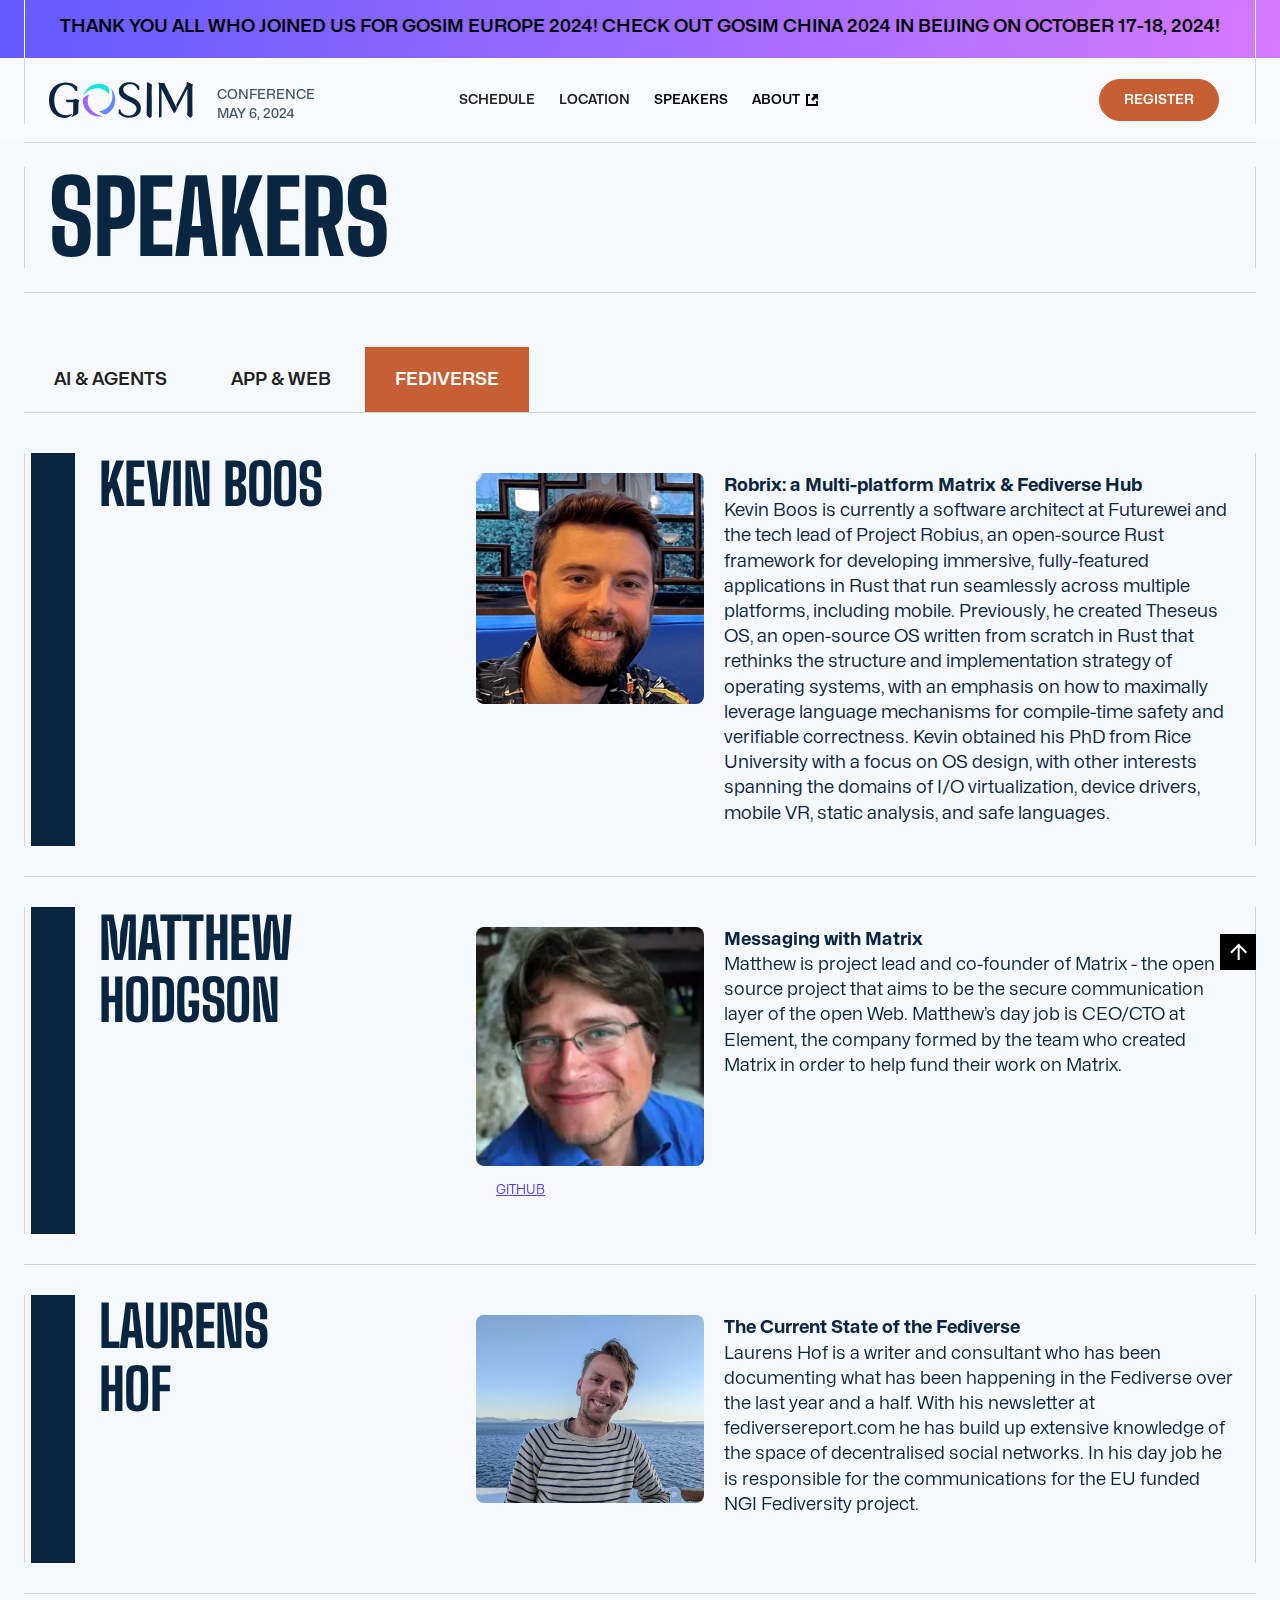
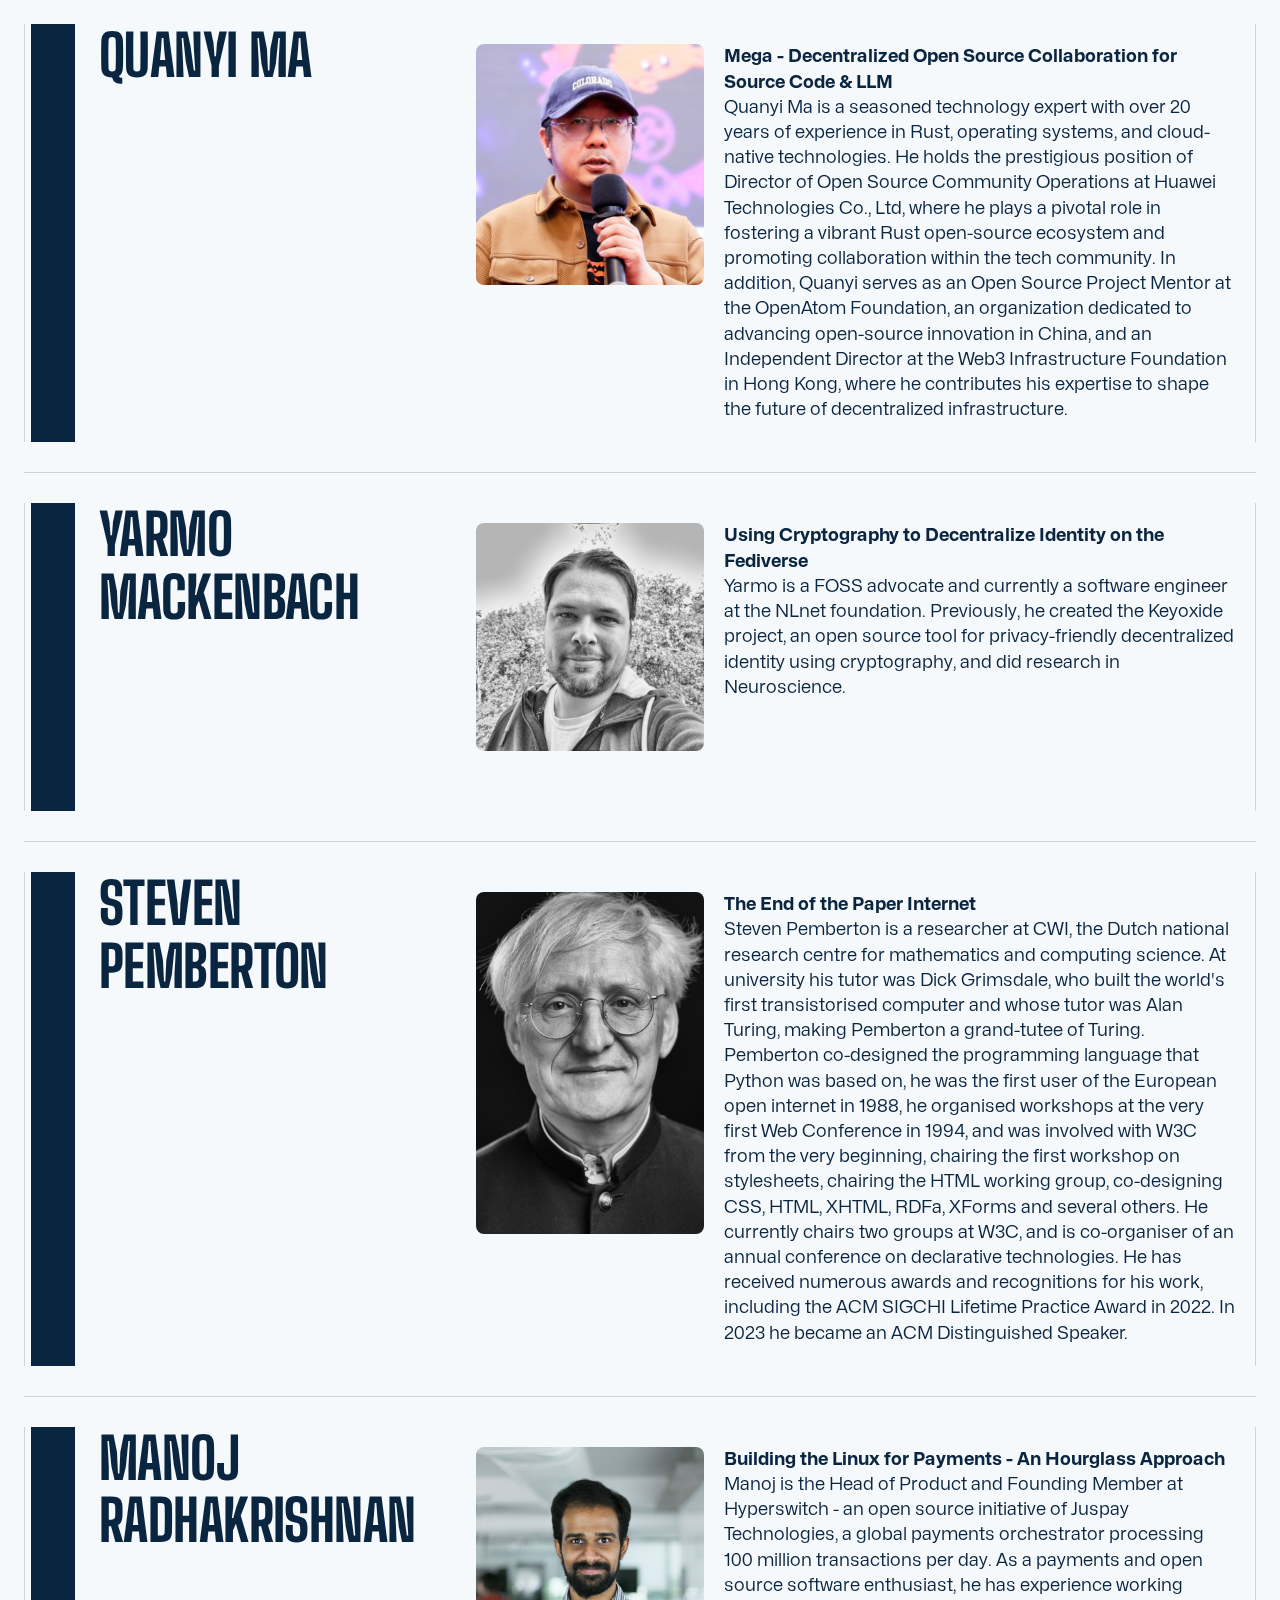
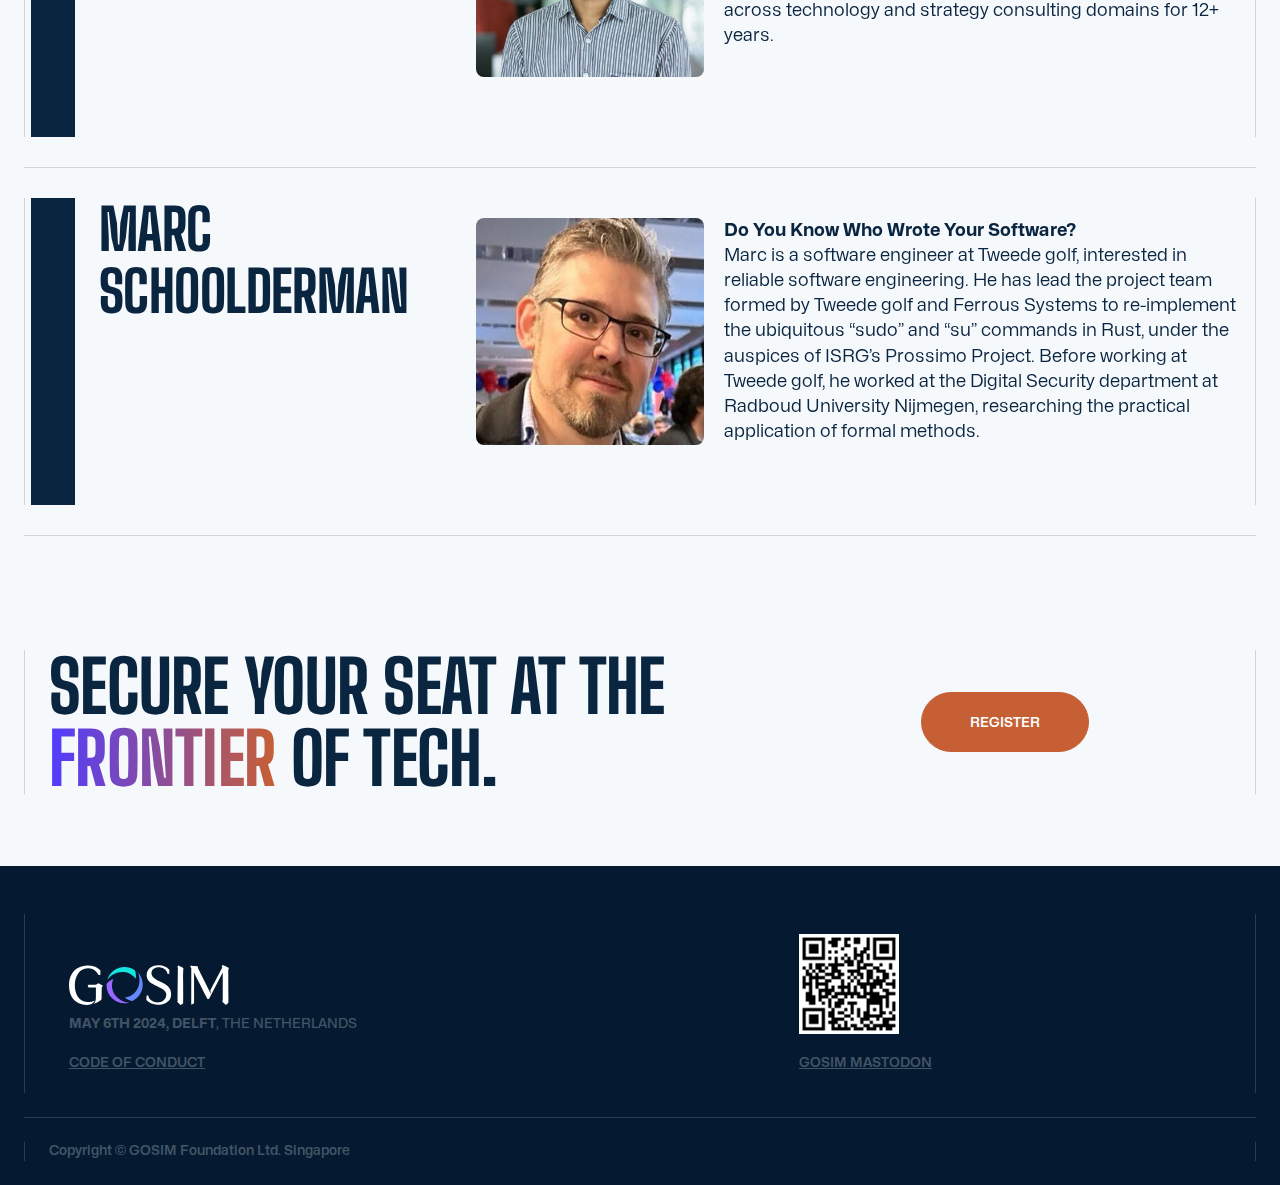
<file: speakers.html>
<!DOCTYPE html><!-- Last Published: Thu Aug 01 2024 00:23:08 GMT+0000 (Coordinated Universal Time) -->
<html data-wf-domain="europe2024.gosim.org" data-wf-page="65d7e6309794c80135a17b03"
  data-wf-site="65d7e6309794c80135a17ad9" lang="en">

<head>
  <meta charset="utf-8" />
  <title>GOSIM Conference 2024 - Speakers</title>
  <meta content="GOSIM Conference 2024 - Speakers" property="og:title" />
  <meta content="GOSIM Conference 2024 - Speakers" property="twitter:title" />
  <meta content="width=device-width, initial-scale=1" name="viewport" />
  <link
    href="css/gosim-conference.css"
    rel="stylesheet" type="text/css" />
  <script
    type="text/javascript">!function (o, c) { var n = c.documentElement, t = " w-mod-"; n.className += t + "js", ("ontouchstart" in o || o.DocumentTouch && c instanceof DocumentTouch) && (n.className += t + "touch") }(window, document);</script>
  <link href="images/65d7e6309794c80135a17c8f_gosim-conference.png"
    rel="shortcut icon" type="image/x-icon" />
  <link href="images/65d7e6309794c80135a17c90_gosim-256.png"
    rel="apple-touch-icon" />
  <style>
    body {
      -moz-osx-font-smoothing: grayscale;
      -webkit-font-smoothing: antialiased;
    }

    select,
    input,
    textarea {
      -webkit-appearance: none;
    }
  </style>
</head>

<body>
  <div class="page-wrapper">
    <div class="announcement-bar variation-23">
      <div class="container---main announcement">
        <div class="announcement-contents">
          <div class="small-text normal-case">SYNAPSE is a <a
              href="https://mediumrare.shop/about?utm_source=webflow.io&amp;utm_medium=template-demo&amp;utm_campaign=Synapse%20Demo&amp;utm_content=Top%20Bar%20About"
              target="_blank" class="text-white normal-case">Medium Rare</a> template.<br />Explore more great <a
              href="https://mediumrare.shop/?utm_source=webflow.io&amp;utm_medium=template-demo&amp;utm_campaign=Synapse%20Demo&amp;utm_content=Top%20Bar%20Shop"
              target="_blank" class="text-white normal-case">templates for Webflow</a>, Framer + Figma.</div>
          <div class="announcement-buttons">
            <a href="https://mediumrare.shop/?utm_source=webflow.io&amp;utm_medium=template-demo&amp;utm_campaign=Synapse%20Demo&amp;utm_content=Top%20Bar%20Shop"
              target="_blank" class="button bordered-white small w-inline-block">
              <div>mediumrare.shop</div>
            </a>
            <div class="announcement-cross"><a href="#" class="circle-button bordered-white w-inline-block"><img
                  src="images/65d7e6309794c80135a17b17_interface-icon-cross.svg"
                  alt="" class="invert" /></a></div>
          </div>
        </div>
      </div>
    </div>
    <div class="announcement-bar lkjekrw">
      <div class="container---main-2 announcement">
        <div class="announcement-contents-2 lkjk3">
          <div class="div-block-18"><a id="testing" href="https://china2024.gosim.org" target="_blank"
              class="div-block-19 w-inline-block">Thank you all who joined us for GOSIM Europe 2024! Check out GOSIM
              China 2024 in Beijing on October 17-18, 2024!</a></div>
        </div>
      </div>
    </div>
    <div id="Top" class="back-to-top-container"><a href="#Top" class="back-to-top-button w-inline-block"><img
          src="images/65d7e6309794c80135a17b30_interface-icon-arrow-up.svg"
          alt="" class="invert" /></a></div>
    <div class="navbar-wrapper">
      <div class="container---main">
        <div data-animation="default" data-collapse="medium" data-duration="400" data-easing="ease" data-easing2="ease"
          role="banner" class="navbar w-nav">
          <div class="navbar-row">
            <div class="navbar-left">
              <a href="index.html" class="brand w-nav-brand"><img alt="" height="Auto"
                  src="images/65d7e6309794c80135a17c67_gosim-logo2.svg"
                  class="logo logo-header" /></a>
              <div class="small-text navbar-date">Conference<br />May 6, 2024</div>
            </div>
            <nav role="navigation" class="nav-menu w-nav-menu">
              <a href="schedule.html" class="nav-link w-nav-link">schedule</a><a href="location.html"
                class="nav-link w-nav-link">location</a><a href="speakers.html" aria-current="page"
                class="nav-link w-nav-link w--current">Speakers</a>
              <a href="https://www.gosim.org/" target="_blank" class="nav-link nav-link__flex w-inline-block">
                <div>About</div>
                <div class="external-icon"></div>
              </a>
            </nav>
            <div class="div-block-7 sdf23">
              <a href="https://www.eventbrite.nl/e/gosim-2024-conference-tickets-873572969267?aff=oddtdtcreator"
                target="_blank" class="button small header-btn w-inline-block">
                <div>Register</div>
              </a>
              <div class="menu-button w-nav-button">
                <div class="menu-button-wrapper">
                  <div class="menu-button-horziontal">
                    <div class="menu-button-horizontal-line line-1"></div>
                    <div class="menu-button-horizontal-line line-2"></div>
                    <div class="menu-button-horizontal-line line-3"></div>
                  </div>
                  <div class="menu-button-cross">
                    <div class="menu-button-cross-line line-1"></div>
                    <div class="menu-button-cross-line line-2"></div>
                  </div>
                </div>
              </div>
            </div>
          </div>
        </div>
      </div>
    </div>
    <div class="content-wrapper">
      <div class="horizontal-line"></div>
      <div class="container---main">
        <div class="section-inner">
          <div id="w-node-_6dbf7af6-5825-25f4-3af3-17d40426552d-35a17b03" class="rows gap-0-5x speakers-title">
            <h4 class="large-heading">speakers</h4>
          </div>
          <div class="container---xs pad-top"></div>
        </div>
      </div>
      <div class="horizontal-line"></div>
      <div data-current="Fediverse" data-easing="ease" data-duration-in="300" data-duration-out="100"
        class="tabs w-tabs">
        <div class="tabs-menu w-tab-menu">
          <a data-w-tab="AI" id="artificial-intelligence" class="tab w-inline-block w-tab-link">
            <div>AI &amp; Agents</div>
          </a>
          <a data-w-tab="App&amp;Web" id="app-web" class="tab w-inline-block w-tab-link">
            <div>app &amp; Web</div>
          </a>
          <a data-w-tab="Fediverse" id="fediverse" class="tab w-inline-block w-tab-link w--current">
            <div>Fediverse</div>
          </a>
        </div>
        <div class="tabs-content w-tab-content">
          <div data-w-tab="AI" class="w-tab-pane">
            <div class="w-dyn-list">
              <div role="list" class="w-dyn-items">
                <div role="listitem" class="container---main w-dyn-item">
                  <div class="section-inner has-title">
                    <div id="w-node-_0d0104dd-3ecc-165d-d9fb-0b542f494f3d-35a17b03" class="title-wrapper">
                      <div class="title-graphic">
                        <div class="vertical-line"></div>
                        <div class="vertical-line"></div>
                        <div class="vertical-line"></div>
                        <div class="title titles-2">
                          <div class="title-graphic-text-wrapper"></div>
                        </div>
                      </div>
                      <div class="title-text">
                        <h4 class="medium-heading">Jorge Bejar</h4>
                      </div>
                    </div>
                    <div class="vertical-line"></div>
                    <div id="w-node-_0d0104dd-3ecc-165d-d9fb-0b542f494f48-35a17b03" class="rows gap-1x">
                      <div id="w-node-_0d0104dd-3ecc-165d-d9fb-0b542f494f49-35a17b03"
                        class="columns speaker-columns kjkj23">
                        <div id="w-node-_0633bcd5-b7d5-1136-b25f-a51859dc3db8-35a17b03"
                          class="w-layout-layout quick-stack wf-layout-layout">
                          <div class="w-layout-cell">
                            <img width="Auto"
                              src="images/speakers/65fc98327613da59d1c4e587_Screen Shot 2024-03-21 at 16.27.26.png"
                              alt="" sizes="(max-width: 767px) 100vw, 800px"
                              srcset="images/speakers/65fc98327613da59d1c4e587_Screen Shot 2024-03-21 at 16.27.26-p-500.png 500w, images/speakers/65fc98327613da59d1c4e587_Screen Shot 2024-03-21 at 16.27.26.png 512w"
                              class="image23" />
                            <div id="w-node-_546668fb-7005-7b62-2073-2991116880d6-35a17b03"
                              class="w-layout-layout quick-stack-3 wf-layout-layout">
                              <div class="w-layout-cell w-condition-invisible"><a href="#" class="link-11">github</a>
                              </div>
                              <div class="w-layout-cell w-condition-invisible"><a href="#" class="link-12">linkedin</a>
                              </div>
                              <div class="w-layout-cell w-condition-invisible"><a href="#" class="link-9">twitter</a>
                              </div>
                              <div class="w-layout-cell w-condition-invisible"><a href="#" class="link-10">matrix</a>
                              </div>
                            </div>
                          </div>
                          <div class="w-layout-cell">
                            <div class="text-block-13">Moxin: A Pure Rust Explorer for Open Source LLMs</div>
                            <div class="text-block-12">Graduated with a computer science degree and with more than 15
                              years of experience in the software development field, Jorge Bejar started as web
                              developer writing PHP applications. He has later spent a few years hacking games for
                              different platforms with C++. Around 2010, he joined WyeWorks and he has been working on
                              projects using Ruby, Elixir and Rust. He&#x27;s currently an active collaborator in the
                              Makepad project. He has also been collaborating with different open source projects. He
                              lives with his wife and two kids - 3 and 8 years old - in Montevideo, Uruguay.</div>
                          </div>
                        </div>
                      </div>
                    </div>
                  </div>
                  <div class="horizontal-line kk43"></div>
                </div>
                <div role="listitem" class="container---main w-dyn-item">
                  <div class="section-inner has-title">
                    <div id="w-node-_0d0104dd-3ecc-165d-d9fb-0b542f494f3d-35a17b03" class="title-wrapper">
                      <div class="title-graphic">
                        <div class="vertical-line"></div>
                        <div class="vertical-line"></div>
                        <div class="vertical-line"></div>
                        <div class="title titles-2">
                          <div class="title-graphic-text-wrapper"></div>
                        </div>
                      </div>
                      <div class="title-text">
                        <h4 class="medium-heading">Jonathan Kelley</h4>
                      </div>
                    </div>
                    <div class="vertical-line"></div>
                    <div id="w-node-_0d0104dd-3ecc-165d-d9fb-0b542f494f48-35a17b03" class="rows gap-1x">
                      <div id="w-node-_0d0104dd-3ecc-165d-d9fb-0b542f494f49-35a17b03"
                        class="columns speaker-columns kjkj23">
                        <div id="w-node-_0633bcd5-b7d5-1136-b25f-a51859dc3db8-35a17b03"
                          class="w-layout-layout quick-stack wf-layout-layout">
                          <div class="w-layout-cell">
                            <img width="Auto"
                              src="images/speakers/65ff1e0b2989eb1e111c7e0e_Screen Shot 2024-03-23 at 14.23.01.png"
                              alt="" class="image23" />
                            <div id="w-node-_546668fb-7005-7b62-2073-2991116880d6-35a17b03"
                              class="w-layout-layout quick-stack-3 wf-layout-layout">
                              <div class="w-layout-cell"><a href="https://github.com/jkelleyrtp"
                                  class="link-11">github</a></div>
                              <div class="w-layout-cell w-condition-invisible"><a href="#" class="link-12">linkedin</a>
                              </div>
                              <div class="w-layout-cell w-condition-invisible"><a href="#" class="link-9">twitter</a>
                              </div>
                              <div class="w-layout-cell w-condition-invisible"><a href="#" class="link-10">matrix</a>
                              </div>
                            </div>
                          </div>
                          <div class="w-layout-cell">
                            <div class="text-block-13">Dioxus AI Driven UI</div>
                            <div class="text-block-12">Jonathan Kelley is the founder of Dioxus Labs and the creator of
                              the Rust frontend framework Dioxus. Dioxus Labs is a San Francisco-based startup backed by
                              YCombinator with over 20,000 stars on GitHub across popular projects like Dioxus, Taffy,
                              and Blitz. Before starting Dioxus, Jonathan worked as a Systems Engineer at Cloudflare and
                              interned at NASA Langley Research Center.</div>
                          </div>
                        </div>
                      </div>
                    </div>
                  </div>
                  <div class="horizontal-line kk43"></div>
                </div>
                <div role="listitem" class="container---main w-dyn-item">
                  <div class="section-inner has-title">
                    <div id="w-node-_0d0104dd-3ecc-165d-d9fb-0b542f494f3d-35a17b03" class="title-wrapper">
                      <div class="title-graphic">
                        <div class="vertical-line"></div>
                        <div class="vertical-line"></div>
                        <div class="vertical-line"></div>
                        <div class="title titles-2">
                          <div class="title-graphic-text-wrapper"></div>
                        </div>
                      </div>
                      <div class="title-text">
                        <h4 class="medium-heading">Anni Lai</h4>
                      </div>
                    </div>
                    <div class="vertical-line"></div>
                    <div id="w-node-_0d0104dd-3ecc-165d-d9fb-0b542f494f48-35a17b03" class="rows gap-1x">
                      <div id="w-node-_0d0104dd-3ecc-165d-d9fb-0b542f494f49-35a17b03"
                        class="columns speaker-columns kjkj23">
                        <div id="w-node-_0633bcd5-b7d5-1136-b25f-a51859dc3db8-35a17b03"
                          class="w-layout-layout quick-stack wf-layout-layout">
                          <div class="w-layout-cell">
                            <img width="Auto"
                              src="images/speakers/65fc57e122ff3f4b5a5c050b_65d7e6309794c80135a17cdb_anni﹪20head﹪202018.jpeg"
                              alt="" class="image23" />
                            <div id="w-node-_546668fb-7005-7b62-2073-2991116880d6-35a17b03"
                              class="w-layout-layout quick-stack-3 wf-layout-layout">
                              <div class="w-layout-cell w-condition-invisible"><a href="#" class="link-11">github</a>
                              </div>
                              <div class="w-layout-cell w-condition-invisible"><a href="#" class="link-12">linkedin</a>
                              </div>
                              <div class="w-layout-cell w-condition-invisible"><a href="#" class="link-9">twitter</a>
                              </div>
                              <div class="w-layout-cell w-condition-invisible"><a href="#" class="link-10">matrix</a>
                              </div>
                            </div>
                          </div>
                          <div class="w-layout-cell">
                            <div class="text-block-13">Fostering Responsible AI: Empowering Openness and Community
                              Collaboration</div>
                            <div class="text-block-12">Anni currently serves as the elected Chair of Generative AI
                              Commons and the elected Board member under LF AI and Data. Additionally, she contributes
                              her expertise to LF Europe’s Advisory Board, focusing on Open Source and AI-related policy
                              issues. Anni&#x27;s dedication to the open-source community extends to her previous roles
                              on various foundation boards, including the OpenStack Foundation, LF CNCF, LF OCI, LF
                              Edge, and the Open Metaverse Foundation. In these capacities, she played a vital role in
                              incubating and growing open-source projects and ecosystems in Cloud Native, Edge
                              Computing, AI, and Metaverse. With a rich professional background spanning esteemed
                              organizations such as Sun Microsystems, Oracle, Salesforce.com, and Futurewei, Anni has
                              accumulated extensive experience in product management, marketing, technology evangelism,
                              developer relations, partner strategy, and enterprise business development. Her commitment
                              to driving innovation through open collaboration has been a cornerstone of her career.
                              Anni firmly believes in the power of open innovation to create exceptional technologies.
                              Throughout her career, she has had the privilege of traveling to over 30 countries across
                              five continents, sharing her expertise as a technology evangelist, consultant, strategist,
                              and executive. Anni holds both a Master&#x27;s and Bachelor&#x27;s degree in Computer
                              Science and currently resides in Silicon Valley, USA, where she leads open-source
                              operations at Futurewei.</div>
                          </div>
                        </div>
                      </div>
                    </div>
                  </div>
                  <div class="horizontal-line kk43"></div>
                </div>
                <div role="listitem" class="container---main w-dyn-item">
                  <div class="section-inner has-title">
                    <div id="w-node-_0d0104dd-3ecc-165d-d9fb-0b542f494f3d-35a17b03" class="title-wrapper">
                      <div class="title-graphic">
                        <div class="vertical-line"></div>
                        <div class="vertical-line"></div>
                        <div class="vertical-line"></div>
                        <div class="title titles-2">
                          <div class="title-graphic-text-wrapper"></div>
                        </div>
                      </div>
                      <div class="title-text">
                        <h4 class="medium-heading">Wei Lu</h4>
                      </div>
                    </div>
                    <div class="vertical-line"></div>
                    <div id="w-node-_0d0104dd-3ecc-165d-d9fb-0b542f494f48-35a17b03" class="rows gap-1x">
                      <div id="w-node-_0d0104dd-3ecc-165d-d9fb-0b542f494f49-35a17b03"
                        class="columns speaker-columns kjkj23">
                        <div id="w-node-_0633bcd5-b7d5-1136-b25f-a51859dc3db8-35a17b03"
                          class="w-layout-layout quick-stack wf-layout-layout">
                          <div class="w-layout-cell">
                            <img width="Auto"
                              src="images/speakers/662c81f076e29cf83250fc1b_wei-lu.png"
                              alt="" class="image23" />
                            <div id="w-node-_546668fb-7005-7b62-2073-2991116880d6-35a17b03"
                              class="w-layout-layout quick-stack-3 wf-layout-layout">
                              <div class="w-layout-cell w-condition-invisible"><a href="#" class="link-11">github</a>
                              </div>
                              <div class="w-layout-cell w-condition-invisible"><a href="#" class="link-12">linkedin</a>
                              </div>
                              <div class="w-layout-cell w-condition-invisible"><a href="#" class="link-9">twitter</a>
                              </div>
                              <div class="w-layout-cell w-condition-invisible"><a href="#" class="link-10">matrix</a>
                              </div>
                            </div>
                          </div>
                          <div class="w-layout-cell">
                            <div class="text-block-13">LLM for Coding, the State and Initiative</div>
                            <div class="text-block-12">Chief Consultant at CSDN/Boolan, specializing in technical
                              consulting for AI-assisted software development. With extensive experience in artificial
                              intelligence, agile development, software design, and software development methodologies,
                              Wei Lu is currently dedicated to enhancing the integration of large language models in
                              software development and transforming technical education methods. He has previously
                              served as an SAP architect, possessing substantial expertise in cloud architecture and
                              SaaS. As an entrepreneur, He has developed a mobile publishing system based on smartphones
                              in China and worked on progressive inquiry-based learning methods and the development of
                              AI-supported tools in Finland.</div>
                          </div>
                        </div>
                      </div>
                    </div>
                  </div>
                  <div class="horizontal-line kk43"></div>
                </div>
                <div role="listitem" class="container---main w-dyn-item">
                  <div class="section-inner has-title">
                    <div id="w-node-_0d0104dd-3ecc-165d-d9fb-0b542f494f3d-35a17b03" class="title-wrapper">
                      <div class="title-graphic">
                        <div class="vertical-line"></div>
                        <div class="vertical-line"></div>
                        <div class="vertical-line"></div>
                        <div class="title titles-2">
                          <div class="title-graphic-text-wrapper"></div>
                        </div>
                      </div>
                      <div class="title-text">
                        <h4 class="medium-heading">Steven Pemberton</h4>
                      </div>
                    </div>
                    <div class="vertical-line"></div>
                    <div id="w-node-_0d0104dd-3ecc-165d-d9fb-0b542f494f48-35a17b03" class="rows gap-1x">
                      <div id="w-node-_0d0104dd-3ecc-165d-d9fb-0b542f494f49-35a17b03"
                        class="columns speaker-columns kjkj23">
                        <div id="w-node-_0633bcd5-b7d5-1136-b25f-a51859dc3db8-35a17b03"
                          class="w-layout-layout quick-stack wf-layout-layout">
                          <div class="w-layout-cell">
                            <img width="Auto"
                              src="images/speakers/662c8904c975b4637e91cfc5_Steven-Pemberton-CWI 2.jpeg"
                              alt="" sizes="(max-width: 767px) 100vw, 800px"
                              srcset="images/speakers/662c8904c975b4637e91cfc5_Steven-Pemberton-CWI 2-p-500.jpeg 500w, images/speakers/662c8904c975b4637e91cfc5_Steven-Pemberton-CWI 2-p-800.jpeg 800w, images/speakers/662c8904c975b4637e91cfc5_Steven-Pemberton-CWI 2-p-1080.jpeg 1080w, images/speakers/662c8904c975b4637e91cfc5_Steven-Pemberton-CWI 2-p-1600.jpeg 1600w, images/speakers/662c8904c975b4637e91cfc5_Steven-Pemberton-CWI 2-p-2000.jpeg 2000w, images/speakers/662c8904c975b4637e91cfc5_Steven-Pemberton-CWI 2-p-2600.jpeg 2600w, images/speakers/662c8904c975b4637e91cfc5_Steven-Pemberton-CWI 2.jpeg 2667w"
                              class="image23" />
                            <div id="w-node-_546668fb-7005-7b62-2073-2991116880d6-35a17b03"
                              class="w-layout-layout quick-stack-3 wf-layout-layout">
                              <div class="w-layout-cell w-condition-invisible"><a href="#" class="link-11">github</a>
                              </div>
                              <div class="w-layout-cell w-condition-invisible"><a href="#" class="link-12">linkedin</a>
                              </div>
                              <div class="w-layout-cell w-condition-invisible"><a href="#" class="link-9">twitter</a>
                              </div>
                              <div class="w-layout-cell w-condition-invisible"><a href="#" class="link-10">matrix</a>
                              </div>
                            </div>
                          </div>
                          <div class="w-layout-cell">
                            <div class="text-block-13">The End of the Paper Internet</div>
                            <div class="text-block-12">Steven Pemberton is a researcher at CWI, the Dutch national
                              research centre for mathematics and computing science. At university his tutor was Dick
                              Grimsdale, who built the world&#x27;s first transistorised computer and whose tutor was
                              Alan Turing, making Pemberton a grand-tutee of Turing. Pemberton co-designed the
                              programming language that Python was based on, he was the first user of the European open
                              internet in 1988, he organised workshops at the very first Web Conference in 1994, and was
                              involved with W3C from the very beginning, chairing the first workshop on stylesheets,
                              chairing the HTML working group, co-designing CSS, HTML, XHTML, RDFa, XForms and several
                              others. He currently chairs two groups at W3C, and is co-organiser of an annual conference
                              on declarative technologies. He has received numerous awards and recognitions for his
                              work, including the ACM SIGCHI Lifetime Practice Award in 2022. In 2023 he became an ACM
                              Distinguished Speaker.</div>
                          </div>
                        </div>
                      </div>
                    </div>
                  </div>
                  <div class="horizontal-line kk43"></div>
                </div>
                <div role="listitem" class="container---main w-dyn-item">
                  <div class="section-inner has-title">
                    <div id="w-node-_0d0104dd-3ecc-165d-d9fb-0b542f494f3d-35a17b03" class="title-wrapper">
                      <div class="title-graphic">
                        <div class="vertical-line"></div>
                        <div class="vertical-line"></div>
                        <div class="vertical-line"></div>
                        <div class="title titles-2">
                          <div class="title-graphic-text-wrapper"></div>
                        </div>
                      </div>
                      <div class="title-text">
                        <h4 class="medium-heading">Hydai Tai</h4>
                      </div>
                    </div>
                    <div class="vertical-line"></div>
                    <div id="w-node-_0d0104dd-3ecc-165d-d9fb-0b542f494f48-35a17b03" class="rows gap-1x">
                      <div id="w-node-_0d0104dd-3ecc-165d-d9fb-0b542f494f49-35a17b03"
                        class="columns speaker-columns kjkj23">
                        <div id="w-node-_0633bcd5-b7d5-1136-b25f-a51859dc3db8-35a17b03"
                          class="w-layout-layout quick-stack wf-layout-layout">
                          <div class="w-layout-cell">
                            <img width="Auto"
                              src="images/speakers/65fc97cde5c700b97043aa4a_Screen Shot 2024-03-21 at 16.25.44.png"
                              alt="" class="image23" />
                            <div id="w-node-_546668fb-7005-7b62-2073-2991116880d6-35a17b03"
                              class="w-layout-layout quick-stack-3 wf-layout-layout">
                              <div class="w-layout-cell w-condition-invisible"><a href="#" class="link-11">github</a>
                              </div>
                              <div class="w-layout-cell w-condition-invisible"><a href="#" class="link-12">linkedin</a>
                              </div>
                              <div class="w-layout-cell w-condition-invisible"><a href="#" class="link-9">twitter</a>
                              </div>
                              <div class="w-layout-cell w-condition-invisible"><a href="#" class="link-10">matrix</a>
                              </div>
                            </div>
                          </div>
                          <div class="w-layout-cell">
                            <div class="text-block-13">Write Once Run Anywhere, But for GPUs</div>
                            <div class="text-block-12">Hydai Tai is the maintainer of the WasmEdge Runtime project and
                              an engineering leader at Second State. He is a prolific mentor in the Linux Foundation
                              Mentorship program and a CNCF Ambassador. He also contributes to many high profile open
                              source projects within and beyond the CNCF. He is an expert on AI inference frameworks
                              such as llama.cpp, PyTorch and Tensorflow. </div>
                          </div>
                        </div>
                      </div>
                    </div>
                  </div>
                  <div class="horizontal-line kk43"></div>
                </div>
                <div role="listitem" class="container---main w-dyn-item">
                  <div class="section-inner has-title">
                    <div id="w-node-_0d0104dd-3ecc-165d-d9fb-0b542f494f3d-35a17b03" class="title-wrapper">
                      <div class="title-graphic">
                        <div class="vertical-line"></div>
                        <div class="vertical-line"></div>
                        <div class="vertical-line"></div>
                        <div class="title titles-2">
                          <div class="title-graphic-text-wrapper"></div>
                        </div>
                      </div>
                      <div class="title-text">
                        <h4 class="medium-heading">Xavier Tao</h4>
                      </div>
                    </div>
                    <div class="vertical-line"></div>
                    <div id="w-node-_0d0104dd-3ecc-165d-d9fb-0b542f494f48-35a17b03" class="rows gap-1x">
                      <div id="w-node-_0d0104dd-3ecc-165d-d9fb-0b542f494f49-35a17b03"
                        class="columns speaker-columns kjkj23">
                        <div id="w-node-_0633bcd5-b7d5-1136-b25f-a51859dc3db8-35a17b03"
                          class="w-layout-layout quick-stack wf-layout-layout">
                          <div class="w-layout-cell">
                            <img width="Auto"
                              src="images/speakers/65fc57e4359208e5fbb44d52_65fb15876bf5ce18b15644e8_Screen﹪20Shot﹪202024-03-20﹪20at﹪2012.57.36.png"
                              alt="" class="image23" />
                            <div id="w-node-_546668fb-7005-7b62-2073-2991116880d6-35a17b03"
                              class="w-layout-layout quick-stack-3 wf-layout-layout">
                              <div class="w-layout-cell"><a href="https://github.com/dora-rs/dora"
                                  class="link-11">github</a></div>
                              <div class="w-layout-cell w-condition-invisible"><a href="#" class="link-12">linkedin</a>
                              </div>
                              <div class="w-layout-cell w-condition-invisible"><a href="#" class="link-9">twitter</a>
                              </div>
                              <div class="w-layout-cell w-condition-invisible"><a href="#" class="link-10">matrix</a>
                              </div>
                            </div>
                          </div>
                          <div class="w-layout-cell">
                            <div class="text-block-13">dora-rs: LLM Powered Runtime Code Change in Robots</div>
                            <div class="text-block-12">Xavier Tao is a French software engineer developing practical
                              solutions for ML/AI users and engineers through open-source projects. Xavier is currently
                              fully invested in the dora-rs robotic framework project with the aim of enabling LLM
                              powered robotic applications. Previously, he has developed AI models into production for
                              multiple industries</div>
                          </div>
                        </div>
                      </div>
                    </div>
                  </div>
                  <div class="horizontal-line kk43"></div>
                </div>
                <div role="listitem" class="container---main w-dyn-item">
                  <div class="section-inner has-title">
                    <div id="w-node-_0d0104dd-3ecc-165d-d9fb-0b542f494f3d-35a17b03" class="title-wrapper">
                      <div class="title-graphic">
                        <div class="vertical-line"></div>
                        <div class="vertical-line"></div>
                        <div class="vertical-line"></div>
                        <div class="title titles-2">
                          <div class="title-graphic-text-wrapper"></div>
                        </div>
                      </div>
                      <div class="title-text">
                        <h4 class="medium-heading">Yanzhi Wang</h4>
                      </div>
                    </div>
                    <div class="vertical-line"></div>
                    <div id="w-node-_0d0104dd-3ecc-165d-d9fb-0b542f494f48-35a17b03" class="rows gap-1x">
                      <div id="w-node-_0d0104dd-3ecc-165d-d9fb-0b542f494f49-35a17b03"
                        class="columns speaker-columns kjkj23">
                        <div id="w-node-_0633bcd5-b7d5-1136-b25f-a51859dc3db8-35a17b03"
                          class="w-layout-layout quick-stack wf-layout-layout">
                          <div class="w-layout-cell">
                            <img width="Auto"
                              src="images/speakers/65fc57e57db04f7a1bb886c2_65fb8d011db038383e55a065_Screen﹪20Shot﹪202024-03-20﹪20at﹪2021.27.23.png"
                              alt="" class="image23" />
                            <div id="w-node-_546668fb-7005-7b62-2073-2991116880d6-35a17b03"
                              class="w-layout-layout quick-stack-3 wf-layout-layout">
                              <div class="w-layout-cell w-condition-invisible"><a href="#" class="link-11">github</a>
                              </div>
                              <div class="w-layout-cell w-condition-invisible"><a href="#" class="link-12">linkedin</a>
                              </div>
                              <div class="w-layout-cell w-condition-invisible"><a href="#" class="link-9">twitter</a>
                              </div>
                              <div class="w-layout-cell w-condition-invisible"><a href="#" class="link-10">matrix</a>
                              </div>
                            </div>
                          </div>
                          <div class="w-layout-cell">
                            <div class="text-block-13">OminiX – Unified Acceleration Framework for Both LLM and SD GenAI
                              Models on the </div>
                            <div class="text-block-12">Yanzhi Wang is currently an associate professor and faculty
                              fellow at Dept. of ECE at Northeastern University, Boston, MA. He received the B.S. degree
                              from Tsinghua University in 2009, and Ph.D. degree from University of Southern California
                              in 2014. His research interests focus on model compression and platform-specific
                              acceleration of deep learning applications. His work has been published broadly in top
                              conference and journal venues (e.g., DAC, ICCAD, ASPLOS, ISCA, MICRO, HPCA, PLDI, ICS,
                              PACT, ISSCC, AAAI, ICML, NeurIPS, CVPR, ICLR, IJCAI, ECCV, ICDM, ACM MM, FPGA, LCTES, CCS,
                              VLDB, PACT, ICDCS, RTAS, Infocom, C-ACM, JSSC, TComputer, TCAS-I, TCAD, TCAS-I, JSAC,
                              TNNLS, etc.), and has been cited above 18,000 times. He has received six Best Paper and
                              Top Paper Awards, and one Communications of the ACM cover featured article. He has another
                              13 Best Paper Nominations and four Popular Paper Awards. He has received the U.S. Army
                              Young Investigator Program Award (YIP), IEEE TC-SDM Early Career Award, APSIPA
                              Distinguished Leader Award, Massachusetts Acorn Innovation Award, Martin Essigmann
                              Excellence in Teaching Award, Massachusetts Acorn Innovation Award, Ming Hsieh Scholar
                              Award, and other research awards from Google, MathWorks, etc. He has received 26 federal
                              grants from NSF, DARPA, IARPA, ARO, ARFL/AFOSR, Dept. of Homeland Security, etc.. He has
                              participated in a total of $40M funds with personal share $8.5M. 14 of his academic
                              descendants become tenure track faculty at Univ. of Connecticut, Clemson University,
                              Chongqing University, University of Georgia, Villanova University University of Texas San
                              Antonio, and Cleveland State University.</div>
                          </div>
                        </div>
                      </div>
                    </div>
                  </div>
                  <div class="horizontal-line kk43"></div>
                </div>
              </div>
            </div>
          </div>
          <div data-w-tab="App&amp;Web" class="w-tab-pane">
            <div class="w-dyn-list">
              <div role="list" class="w-dyn-items">
                <div role="listitem" class="container---main w-dyn-item">
                  <div class="section-inner has-title">
                    <div class="title-wrapper">
                      <div class="title-graphic">
                        <div class="vertical-line"></div>
                        <div class="vertical-line"></div>
                        <div class="vertical-line"></div>
                        <div class="title titles-2">
                          <div class="title-graphic-text-wrapper">
                            <div class="title-graphic-text w-dyn-bind-empty"></div>
                          </div>
                        </div>
                      </div>
                      <div class="title-text">
                        <h4 class="medium-heading">Nico Burns</h4>
                      </div>
                    </div>
                    <div class="vertical-line"></div>
                    <div id="w-node-_71fab22b-0104-3208-f307-d887cc47069a-35a17b03" class="rows gap-1x">
                      <div id="w-node-_71fab22b-0104-3208-f307-d887cc47069b-35a17b03"
                        class="columns speaker-columns kjkj23">
                        <div id="w-node-c347d5c8-e727-920a-ea7b-79a5eaff40d1-35a17b03"
                          class="w-layout-layout quick-stack wf-layout-layout">
                          <div class="w-layout-cell cell">
                            <img width="Auto"
                              src="images/speakers/66021aa3babefde183061d61_Screen Shot 2024-03-25 at 20.45.19.png"
                              alt="" class="image23" />
                            <div id="w-node-edef2780-ab23-343e-0fe8-fa16a0665529-35a17b03"
                              class="w-layout-layout quick-stack-3 wf-layout-layout">
                              <div class="w-layout-cell"><a href="https://github.com/nicoburns"
                                  class="link-11">github</a></div>
                              <div class="w-layout-cell w-condition-invisible"><a href="#" class="link-12">linkedin</a>
                              </div>
                              <div class="w-layout-cell w-condition-invisible"><a href="#" class="link-9">twitter</a>
                              </div>
                              <div class="w-layout-cell w-condition-invisible"><a href="#" class="link-10">matrix</a>
                              </div>
                            </div>
                          </div>
                          <div class="w-layout-cell">
                            <div class="text-block-13">Rust Application Development White paper</div>
                            <div class="text-block-12">Nico is currently working on creating an ecosystem of crates for
                              building UI frameworks and web engines in Rust through his work on the Taffy, Blitz and
                              Servo projects (building on his previous experience with UI as a full-stack web
                              developer). His work has a focus on modularity and fostering collaboration/coordination
                              between projects wherever possible.</div>
                          </div>
                        </div>
                      </div>
                    </div>
                  </div>
                  <div class="horizontal-line kk43"></div>
                </div>
                <div role="listitem" class="container---main w-dyn-item">
                  <div class="section-inner has-title">
                    <div class="title-wrapper">
                      <div class="title-graphic">
                        <div class="vertical-line"></div>
                        <div class="vertical-line"></div>
                        <div class="vertical-line"></div>
                        <div class="title titles-2">
                          <div class="title-graphic-text-wrapper">
                            <div class="title-graphic-text w-dyn-bind-empty"></div>
                          </div>
                        </div>
                      </div>
                      <div class="title-text">
                        <h4 class="medium-heading">Steven Pemberton</h4>
                      </div>
                    </div>
                    <div class="vertical-line"></div>
                    <div id="w-node-_71fab22b-0104-3208-f307-d887cc47069a-35a17b03" class="rows gap-1x">
                      <div id="w-node-_71fab22b-0104-3208-f307-d887cc47069b-35a17b03"
                        class="columns speaker-columns kjkj23">
                        <div id="w-node-c347d5c8-e727-920a-ea7b-79a5eaff40d1-35a17b03"
                          class="w-layout-layout quick-stack wf-layout-layout">
                          <div class="w-layout-cell cell">
                            <img width="Auto"
                              src="images/speakers/662c8904c975b4637e91cfc5_Steven-Pemberton-CWI 2.jpeg"
                              alt="" sizes="(max-width: 767px) 100vw, 800px"
                              srcset="images/speakers/662c8904c975b4637e91cfc5_Steven-Pemberton-CWI 2-p-500.jpeg 500w, images/speakers/662c8904c975b4637e91cfc5_Steven-Pemberton-CWI 2-p-800.jpeg 800w, images/speakers/662c8904c975b4637e91cfc5_Steven-Pemberton-CWI 2-p-1080.jpeg 1080w, images/speakers/662c8904c975b4637e91cfc5_Steven-Pemberton-CWI 2-p-1600.jpeg 1600w, images/speakers/662c8904c975b4637e91cfc5_Steven-Pemberton-CWI 2-p-2000.jpeg 2000w, images/speakers/662c8904c975b4637e91cfc5_Steven-Pemberton-CWI 2-p-2600.jpeg 2600w, images/speakers/662c8904c975b4637e91cfc5_Steven-Pemberton-CWI 2.jpeg 2667w"
                              class="image23" />
                            <div id="w-node-edef2780-ab23-343e-0fe8-fa16a0665529-35a17b03"
                              class="w-layout-layout quick-stack-3 wf-layout-layout">
                              <div class="w-layout-cell w-condition-invisible"><a href="#" class="link-11">github</a>
                              </div>
                              <div class="w-layout-cell w-condition-invisible"><a href="#" class="link-12">linkedin</a>
                              </div>
                              <div class="w-layout-cell w-condition-invisible"><a href="#" class="link-9">twitter</a>
                              </div>
                              <div class="w-layout-cell w-condition-invisible"><a href="#" class="link-10">matrix</a>
                              </div>
                            </div>
                          </div>
                          <div class="w-layout-cell">
                            <div class="text-block-13">The End of the Paper Internet</div>
                            <div class="text-block-12">Steven Pemberton is a researcher at CWI, the Dutch national
                              research centre for mathematics and computing science. At university his tutor was Dick
                              Grimsdale, who built the world&#x27;s first transistorised computer and whose tutor was
                              Alan Turing, making Pemberton a grand-tutee of Turing. Pemberton co-designed the
                              programming language that Python was based on, he was the first user of the European open
                              internet in 1988, he organised workshops at the very first Web Conference in 1994, and was
                              involved with W3C from the very beginning, chairing the first workshop on stylesheets,
                              chairing the HTML working group, co-designing CSS, HTML, XHTML, RDFa, XForms and several
                              others. He currently chairs two groups at W3C, and is co-organiser of an annual conference
                              on declarative technologies. He has received numerous awards and recognitions for his
                              work, including the ACM SIGCHI Lifetime Practice Award in 2022. In 2023 he became an ACM
                              Distinguished Speaker.</div>
                          </div>
                        </div>
                      </div>
                    </div>
                  </div>
                  <div class="horizontal-line kk43"></div>
                </div>
                <div role="listitem" class="container---main w-dyn-item">
                  <div class="section-inner has-title">
                    <div class="title-wrapper">
                      <div class="title-graphic">
                        <div class="vertical-line"></div>
                        <div class="vertical-line"></div>
                        <div class="vertical-line"></div>
                        <div class="title titles-2">
                          <div class="title-graphic-text-wrapper">
                            <div class="title-graphic-text w-dyn-bind-empty"></div>
                          </div>
                        </div>
                      </div>
                      <div class="title-text">
                        <h4 class="medium-heading">David Rheinsberg</h4>
                      </div>
                    </div>
                    <div class="vertical-line"></div>
                    <div id="w-node-_71fab22b-0104-3208-f307-d887cc47069a-35a17b03" class="rows gap-1x">
                      <div id="w-node-_71fab22b-0104-3208-f307-d887cc47069b-35a17b03"
                        class="columns speaker-columns kjkj23">
                        <div id="w-node-c347d5c8-e727-920a-ea7b-79a5eaff40d1-35a17b03"
                          class="w-layout-layout quick-stack wf-layout-layout">
                          <div class="w-layout-cell cell">
                            <img width="Auto"
                              src="images/speakers/65ff1e48afcc286cc88161c7_Screen Shot 2024-03-23 at 14.24.04.png"
                              alt="" class="image23" />
                            <div id="w-node-edef2780-ab23-343e-0fe8-fa16a0665529-35a17b03"
                              class="w-layout-layout quick-stack-3 wf-layout-layout">
                              <div class="w-layout-cell"><a href="https://github.com/osiris-apis/osi"
                                  class="link-11">github</a></div>
                              <div class="w-layout-cell w-condition-invisible"><a href="#" class="link-12">linkedin</a>
                              </div>
                              <div class="w-layout-cell w-condition-invisible"><a href="#" class="link-9">twitter</a>
                              </div>
                              <div class="w-layout-cell w-condition-invisible"><a href="#" class="link-10">matrix</a>
                              </div>
                            </div>
                          </div>
                          <div class="w-layout-cell">
                            <div class="text-block-13">Wrapping Cargo for Shipping</div>
                            <div class="text-block-12">David has a background in Linux Kernel development, low-level
                              Linux user-space, and particularly IPC. His recent efforts involve advocating for Rust in
                              Linux system development, as well as supporting Rust application frameworks with
                              operating-system abstractions.</div>
                          </div>
                        </div>
                      </div>
                    </div>
                  </div>
                  <div class="horizontal-line kk43"></div>
                </div>
                <div role="listitem" class="container---main w-dyn-item">
                  <div class="section-inner has-title">
                    <div class="title-wrapper">
                      <div class="title-graphic">
                        <div class="vertical-line"></div>
                        <div class="vertical-line"></div>
                        <div class="vertical-line"></div>
                        <div class="title titles-2">
                          <div class="title-graphic-text-wrapper">
                            <div class="title-graphic-text w-dyn-bind-empty"></div>
                          </div>
                        </div>
                      </div>
                      <div class="title-text">
                        <h4 class="medium-heading">Juan Rico</h4>
                      </div>
                    </div>
                    <div class="vertical-line"></div>
                    <div id="w-node-_71fab22b-0104-3208-f307-d887cc47069a-35a17b03" class="rows gap-1x">
                      <div id="w-node-_71fab22b-0104-3208-f307-d887cc47069b-35a17b03"
                        class="columns speaker-columns kjkj23">
                        <div id="w-node-c347d5c8-e727-920a-ea7b-79a5eaff40d1-35a17b03"
                          class="w-layout-layout quick-stack wf-layout-layout">
                          <div class="w-layout-cell cell">
                            <img width="Auto"
                              src="images/speakers/661f7f8da42b1e952e1070d8_juan_rico.jpg"
                              alt="" sizes="(max-width: 767px) 100vw, 800px"
                              srcset="images/speakers/661f7f8da42b1e952e1070d8_juan_rico-p-500.jpg 500w, images/speakers/661f7f8da42b1e952e1070d8_juan_rico-p-800.jpg 800w, images/speakers/661f7f8da42b1e952e1070d8_juan_rico-p-1080.jpg 1080w, images/speakers/661f7f8da42b1e952e1070d8_juan_rico-p-1600.jpg 1600w, images/speakers/661f7f8da42b1e952e1070d8_juan_rico-p-2000.jpg 2000w, images/speakers/661f7f8da42b1e952e1070d8_juan_rico-p-2600.jpg 2600w, images/speakers/661f7f8da42b1e952e1070d8_juan_rico-p-3200.jpg 3200w, images/speakers/661f7f8da42b1e952e1070d8_juan_rico.jpg 6500w"
                              class="image23" />
                            <div id="w-node-edef2780-ab23-343e-0fe8-fa16a0665529-35a17b03"
                              class="w-layout-layout quick-stack-3 wf-layout-layout">
                              <div class="w-layout-cell w-condition-invisible"><a href="#" class="link-11">github</a>
                              </div>
                              <div class="w-layout-cell"><a href="https://www.linkedin.com/in/juanricofdez/"
                                  class="link-12">linkedin</a></div>
                              <div class="w-layout-cell w-condition-invisible"><a href="#" class="link-9">twitter</a>
                              </div>
                              <div class="w-layout-cell w-condition-invisible"><a href="#" class="link-10">matrix</a>
                              </div>
                            </div>
                          </div>
                          <div class="w-layout-cell">
                            <div class="text-block-13">The Oniro Platform</div>
                            <div class="text-block-12">Juan is a Telecommunication Engineer and Master in ICT with
                              almost 20 years of experience in wireless communications, M2M, IoT and smart domains. He
                              has also specialized in the management of disruptive innovation and the adoption of
                              breakthrough technologies by the markets. He is currently Oniro Program Manager at Eclipse
                              Foundation supporting the development of Oniro as the Operating System Platform for smart
                              devices of all sizes.</div>
                          </div>
                        </div>
                      </div>
                    </div>
                  </div>
                  <div class="horizontal-line kk43"></div>
                </div>
                <div role="listitem" class="container---main w-dyn-item">
                  <div class="section-inner has-title">
                    <div class="title-wrapper">
                      <div class="title-graphic">
                        <div class="vertical-line"></div>
                        <div class="vertical-line"></div>
                        <div class="vertical-line"></div>
                        <div class="title titles-2">
                          <div class="title-graphic-text-wrapper">
                            <div class="title-graphic-text w-dyn-bind-empty"></div>
                          </div>
                        </div>
                      </div>
                      <div class="title-text">
                        <h4 class="medium-heading">Jonathan Schwender</h4>
                      </div>
                    </div>
                    <div class="vertical-line"></div>
                    <div id="w-node-_71fab22b-0104-3208-f307-d887cc47069a-35a17b03" class="rows gap-1x">
                      <div id="w-node-_71fab22b-0104-3208-f307-d887cc47069b-35a17b03"
                        class="columns speaker-columns kjkj23">
                        <div id="w-node-c347d5c8-e727-920a-ea7b-79a5eaff40d1-35a17b03"
                          class="w-layout-layout quick-stack wf-layout-layout">
                          <div class="w-layout-cell cell">
                            <img width="Auto"
                              src="images/speakers/65fe2080657ce4a7d7da8ec6_Screen Shot 2024-03-22 at 20.21.00.png"
                              alt="" class="image23" />
                            <div id="w-node-edef2780-ab23-343e-0fe8-fa16a0665529-35a17b03"
                              class="w-layout-layout quick-stack-3 wf-layout-layout">
                              <div class="w-layout-cell"><a href="https://github.com/jschwe" class="link-11">github</a>
                              </div>
                              <div class="w-layout-cell w-condition-invisible"><a href="#" class="link-12">linkedin</a>
                              </div>
                              <div class="w-layout-cell w-condition-invisible"><a href="#" class="link-9">twitter</a>
                              </div>
                              <div class="w-layout-cell w-condition-invisible"><a href="#" class="link-10">matrix</a>
                              </div>
                            </div>
                          </div>
                          <div class="w-layout-cell">
                            <div class="text-block-13">OpenHarmony for Next Gen Mobile</div>
                            <div class="text-block-12">Jonathan Schwender is a software engineer at the Huawei Dresden
                              Research Center. He has been working on projects for the Hongmeng kernel, the trusted
                              execution environment SDK and the OpenHarmony OS. Jonathan is also opensource maintainer
                              of Corrosion - a CMake module that integrates cargo into the CMake build system - and of
                              libvsync - a library of efficient concurrent data structures for low-level programming.
                            </div>
                          </div>
                        </div>
                      </div>
                    </div>
                  </div>
                  <div class="horizontal-line kk43"></div>
                </div>
                <div role="listitem" class="container---main w-dyn-item">
                  <div class="section-inner has-title">
                    <div class="title-wrapper">
                      <div class="title-graphic">
                        <div class="vertical-line"></div>
                        <div class="vertical-line"></div>
                        <div class="vertical-line"></div>
                        <div class="title titles-2">
                          <div class="title-graphic-text-wrapper">
                            <div class="title-graphic-text w-dyn-bind-empty"></div>
                          </div>
                        </div>
                      </div>
                      <div class="title-text">
                        <h4 class="medium-heading">Cassaundra Smith</h4>
                      </div>
                    </div>
                    <div class="vertical-line"></div>
                    <div id="w-node-_71fab22b-0104-3208-f307-d887cc47069a-35a17b03" class="rows gap-1x">
                      <div id="w-node-_71fab22b-0104-3208-f307-d887cc47069b-35a17b03"
                        class="columns speaker-columns kjkj23">
                        <div id="w-node-c347d5c8-e727-920a-ea7b-79a5eaff40d1-35a17b03"
                          class="w-layout-layout quick-stack wf-layout-layout">
                          <div class="w-layout-cell cell">
                            <img width="Auto"
                              src="images/speakers/6604ca312d5a79628823afcf_Screen Shot 2024-03-27 at 21.38.52.png"
                              alt="" sizes="(max-width: 767px) 100vw, 800px"
                              srcset="images/speakers/6604ca312d5a79628823afcf_Screen Shot 2024-03-27 at 21.38.52-p-500.png 500w, images/speakers/6604ca312d5a79628823afcf_Screen Shot 2024-03-27 at 21.38.52.png 514w"
                              class="image23" />
                            <div id="w-node-edef2780-ab23-343e-0fe8-fa16a0665529-35a17b03"
                              class="w-layout-layout quick-stack-3 wf-layout-layout">
                              <div class="w-layout-cell"><a href="https://github.com/quake-build"
                                  class="link-11">github</a></div>
                              <div class="w-layout-cell w-condition-invisible"><a href="#" class="link-12">linkedin</a>
                              </div>
                              <div class="w-layout-cell w-condition-invisible"><a href="#" class="link-9">twitter</a>
                              </div>
                              <div class="w-layout-cell w-condition-invisible"><a href="#" class="link-10">matrix</a>
                              </div>
                            </div>
                          </div>
                          <div class="w-layout-cell">
                            <div class="text-block-13">Quake: Bridging the Build System Gap</div>
                            <div class="text-block-12">Cassaundra is a programming language enthusiast and build system
                              hacker, having previously contributed to projects like the Rust compiler and Cargo. She
                              has also been directly involved with several efforts to improve the accessibility and
                              learnability of the Rust language for all, and is a strong advocate for free and open
                              source software that pushes against current technological and societal barriers.</div>
                          </div>
                        </div>
                      </div>
                    </div>
                  </div>
                  <div class="horizontal-line kk43"></div>
                </div>
                <div role="listitem" class="container---main w-dyn-item">
                  <div class="section-inner has-title">
                    <div class="title-wrapper">
                      <div class="title-graphic">
                        <div class="vertical-line"></div>
                        <div class="vertical-line"></div>
                        <div class="vertical-line"></div>
                        <div class="title titles-2">
                          <div class="title-graphic-text-wrapper">
                            <div class="title-graphic-text w-dyn-bind-empty"></div>
                          </div>
                        </div>
                      </div>
                      <div class="title-text">
                        <h4 class="medium-heading">Gregory Terzian</h4>
                      </div>
                    </div>
                    <div class="vertical-line"></div>
                    <div id="w-node-_71fab22b-0104-3208-f307-d887cc47069a-35a17b03" class="rows gap-1x">
                      <div id="w-node-_71fab22b-0104-3208-f307-d887cc47069b-35a17b03"
                        class="columns speaker-columns kjkj23">
                        <div id="w-node-c347d5c8-e727-920a-ea7b-79a5eaff40d1-35a17b03"
                          class="w-layout-layout quick-stack wf-layout-layout">
                          <div class="w-layout-cell cell">
                            <img width="Auto"
                              src="images/speakers/6605dece115495f01206a940_Screen Shot 2024-03-28 at 17.19.07.png"
                              alt="" sizes="(max-width: 767px) 100vw, 800px"
                              srcset="images/speakers/6605dece115495f01206a940_Screen Shot 2024-03-28 at 17.19.07-p-500.png 500w, images/speakers/6605dece115495f01206a940_Screen Shot 2024-03-28 at 17.19.07.png 528w"
                              class="image23" />
                            <div id="w-node-edef2780-ab23-343e-0fe8-fa16a0665529-35a17b03"
                              class="w-layout-layout quick-stack-3 wf-layout-layout">
                              <div class="w-layout-cell"><a href="https://github.com/gterzian"
                                  class="link-11">github</a></div>
                              <div class="w-layout-cell"><a href="https://www.linkedin.com/in/gregoryterzian/"
                                  class="link-12">linkedin</a></div>
                              <div class="w-layout-cell w-condition-invisible"><a href="#" class="link-9">twitter</a>
                              </div>
                              <div class="w-layout-cell w-condition-invisible"><a href="#" class="link-10">matrix</a>
                              </div>
                            </div>
                          </div>
                          <div class="w-layout-cell">
                            <div class="text-block-13">Modular Servo: Three Paths Forward</div>
                            <div class="text-block-12">Having started to contribute to Servo, and learn Rust, in 2016,
                              Gregory Terzian proceeded to implement a variety of core Web features such as: MessagePort
                              and BroadcastChannel, safe passing of structured data, the HTTP cache, ReadableStream, as
                              well as supporting infrastructure such as the background hang monitor. In 2019, Gregory
                              became a reviewer, and in 2020 a member of the Technical Steering Committee. After a
                              hiatus working on distributed systems, Gregory is now back on Servo with a focus on Web
                              APIs and overall architecture. </div>
                          </div>
                        </div>
                      </div>
                    </div>
                  </div>
                  <div class="horizontal-line kk43"></div>
                </div>
                <div role="listitem" class="container---main w-dyn-item">
                  <div class="section-inner has-title">
                    <div class="title-wrapper">
                      <div class="title-graphic">
                        <div class="vertical-line"></div>
                        <div class="vertical-line"></div>
                        <div class="vertical-line"></div>
                        <div class="title titles-2">
                          <div class="title-graphic-text-wrapper">
                            <div class="title-graphic-text w-dyn-bind-empty"></div>
                          </div>
                        </div>
                      </div>
                      <div class="title-text">
                        <h4 class="medium-heading">Ben Wishovich</h4>
                      </div>
                    </div>
                    <div class="vertical-line"></div>
                    <div id="w-node-_71fab22b-0104-3208-f307-d887cc47069a-35a17b03" class="rows gap-1x">
                      <div id="w-node-_71fab22b-0104-3208-f307-d887cc47069b-35a17b03"
                        class="columns speaker-columns kjkj23">
                        <div id="w-node-c347d5c8-e727-920a-ea7b-79a5eaff40d1-35a17b03"
                          class="w-layout-layout quick-stack wf-layout-layout">
                          <div class="w-layout-cell cell">
                            <img width="Auto"
                              src="images/speakers/66142a3e0882b262aba58c3f_cartoon_ben.jpeg"
                              alt="" sizes="(max-width: 767px) 100vw, 800px"
                              srcset="images/speakers/66142a3e0882b262aba58c3f_cartoon_ben-p-500.jpeg 500w, images/speakers/66142a3e0882b262aba58c3f_cartoon_ben.jpeg 512w"
                              class="image23" />
                            <div id="w-node-edef2780-ab23-343e-0fe8-fa16a0665529-35a17b03"
                              class="w-layout-layout quick-stack-3 wf-layout-layout">
                              <div class="w-layout-cell"><a href="https://github.com/leptos-rs/leptos"
                                  class="link-11">github</a></div>
                              <div class="w-layout-cell w-condition-invisible"><a href="#" class="link-12">linkedin</a>
                              </div>
                              <div class="w-layout-cell w-condition-invisible"><a href="#" class="link-9">twitter</a>
                              </div>
                              <div class="w-layout-cell w-condition-invisible"><a href="#" class="link-10">matrix</a>
                              </div>
                            </div>
                          </div>
                          <div class="w-layout-cell">
                            <div class="text-block-13">Full Stack Rust with Leptos</div>
                            <div class="text-block-12">I&#x27;m Ben(benwis), a full stack web developer and core
                              contributor to Leptos, a Rust based fine-grained full stack web framework. For my day job,
                              I work with Tim McNamara at Accelerant to help people build flexible and maintainable web
                              apps and websites, handling anything the web can throw at us. I&#x27;m also an avid cook,
                              middling runner, and overall nerd.</div>
                          </div>
                        </div>
                      </div>
                    </div>
                  </div>
                  <div class="horizontal-line kk43"></div>
                </div>
              </div>
            </div>
          </div>
          <div data-w-tab="Fediverse" class="w-tab-pane w--tab-active">
            <div class="w-dyn-list">
              <div role="list" class="w-dyn-items">
                <div role="listitem" class="container---main w-dyn-item">
                  <div class="section-inner has-title">
                    <div class="title-wrapper">
                      <div class="title-graphic">
                        <div class="vertical-line"></div>
                        <div class="vertical-line"></div>
                        <div class="vertical-line"></div>
                        <div class="title titles-2">
                          <div class="title-graphic-text-wrapper">
                            <div id="w-node-_935b86ca-7259-5306-8ec2-4c51de43e94a-35a17b03"
                              class="title-graphic-text w-dyn-bind-empty"></div>
                          </div>
                        </div>
                      </div>
                      <div class="title-text">
                        <h4 class="medium-heading">Kevin Boos</h4>
                      </div>
                    </div>
                    <div class="vertical-line"></div>
                    <div id="w-node-_935b86ca-7259-5306-8ec2-4c51de43e94e-35a17b03" class="rows gap-1x">
                      <div id="w-node-_935b86ca-7259-5306-8ec2-4c51de43e94f-35a17b03"
                        class="columns speaker-columns kjkj23">
                        <div id="w-node-_935b86ca-7259-5306-8ec2-4c51de43e950-35a17b03"
                          class="w-layout-layout quick-stack wf-layout-layout">
                          <div class="w-layout-cell cell">
                            <img width="Auto"
                              src="images/speakers/65fe3fc0877771ed699b4e80_Screen Shot 2024-03-22 at 22.34.36.png"
                              alt="" sizes="(max-width: 767px) 100vw, 800px"
                              srcset="images/speakers/65fe3fc0877771ed699b4e80_Screen Shot 2024-03-22 at 22.34.36-p-500.png 500w, images/speakers/65fe3fc0877771ed699b4e80_Screen Shot 2024-03-22 at 22.34.36.png 644w"
                              class="image23" />
                            <div id="w-node-cb2aec05-3eff-ef34-4aa7-aab8e414f582-35a17b03"
                              class="w-layout-layout quick-stack-3 wf-layout-layout">
                              <div class="w-layout-cell w-condition-invisible"><a href="#" class="link-11">github</a>
                              </div>
                              <div class="w-layout-cell w-condition-invisible"><a href="#" class="link-12">linkedin</a>
                              </div>
                              <div class="w-layout-cell w-condition-invisible"><a href="#" class="link-9">twitter</a>
                              </div>
                              <div class="w-layout-cell w-condition-invisible"><a href="#" class="link-10">matrix</a>
                              </div>
                            </div>
                          </div>
                          <div class="w-layout-cell cell-2">
                            <div class="text-block-13">Robrix: a Multi-platform Matrix &amp; Fediverse Hub</div>
                            <div class="text-block-12">Kevin Boos is currently a software architect at Futurewei and the
                              tech lead of Project Robius, an open-source Rust framework for developing immersive,
                              fully-featured applications in Rust that run seamlessly across multiple platforms,
                              including mobile. Previously, he created Theseus OS, an open-source OS written from
                              scratch in Rust that rethinks the structure and implementation strategy of operating
                              systems, with an emphasis on how to maximally leverage language mechanisms for
                              compile-time safety and verifiable correctness. Kevin obtained his PhD from Rice
                              University with a focus on OS design, with other interests spanning the domains of I/O
                              virtualization, device drivers, mobile VR, static analysis, and safe languages. </div>
                          </div>
                        </div>
                      </div>
                    </div>
                  </div>
                  <div class="horizontal-line kk43"></div>
                </div>
                <div role="listitem" class="container---main w-dyn-item">
                  <div class="section-inner has-title">
                    <div class="title-wrapper">
                      <div class="title-graphic">
                        <div class="vertical-line"></div>
                        <div class="vertical-line"></div>
                        <div class="vertical-line"></div>
                        <div class="title titles-2">
                          <div class="title-graphic-text-wrapper">
                            <div id="w-node-_935b86ca-7259-5306-8ec2-4c51de43e94a-35a17b03"
                              class="title-graphic-text w-dyn-bind-empty"></div>
                          </div>
                        </div>
                      </div>
                      <div class="title-text">
                        <h4 class="medium-heading">Matthew Hodgson </h4>
                      </div>
                    </div>
                    <div class="vertical-line"></div>
                    <div id="w-node-_935b86ca-7259-5306-8ec2-4c51de43e94e-35a17b03" class="rows gap-1x">
                      <div id="w-node-_935b86ca-7259-5306-8ec2-4c51de43e94f-35a17b03"
                        class="columns speaker-columns kjkj23">
                        <div id="w-node-_935b86ca-7259-5306-8ec2-4c51de43e950-35a17b03"
                          class="w-layout-layout quick-stack wf-layout-layout">
                          <div class="w-layout-cell cell">
                            <img width="Auto"
                              src="images/speakers/660b643a139f799a9be1ba3b_Screenshot 2024-04-01 at 21.49.41.png"
                              alt="" class="image23" />
                            <div id="w-node-cb2aec05-3eff-ef34-4aa7-aab8e414f582-35a17b03"
                              class="w-layout-layout quick-stack-3 wf-layout-layout">
                              <div class="w-layout-cell"><a href="https://github.com/matrix-org"
                                  class="link-11">github</a></div>
                              <div class="w-layout-cell w-condition-invisible"><a href="#" class="link-12">linkedin</a>
                              </div>
                              <div class="w-layout-cell w-condition-invisible"><a href="#" class="link-9">twitter</a>
                              </div>
                              <div class="w-layout-cell w-condition-invisible"><a href="#" class="link-10">matrix</a>
                              </div>
                            </div>
                          </div>
                          <div class="w-layout-cell cell-2">
                            <div class="text-block-13">Messaging with Matrix</div>
                            <div class="text-block-12">Matthew is project lead and co-founder of Matrix - the open
                              source project that aims to be the secure communication layer of the open Web. Matthew’s
                              day job is CEO/CTO at Element, the company formed by the team who created Matrix in order
                              to help fund their work on Matrix.</div>
                          </div>
                        </div>
                      </div>
                    </div>
                  </div>
                  <div class="horizontal-line kk43"></div>
                </div>
                <div role="listitem" class="container---main w-dyn-item">
                  <div class="section-inner has-title">
                    <div class="title-wrapper">
                      <div class="title-graphic">
                        <div class="vertical-line"></div>
                        <div class="vertical-line"></div>
                        <div class="vertical-line"></div>
                        <div class="title titles-2">
                          <div class="title-graphic-text-wrapper">
                            <div id="w-node-_935b86ca-7259-5306-8ec2-4c51de43e94a-35a17b03"
                              class="title-graphic-text w-dyn-bind-empty"></div>
                          </div>
                        </div>
                      </div>
                      <div class="title-text">
                        <h4 class="medium-heading">Laurens Hof</h4>
                      </div>
                    </div>
                    <div class="vertical-line"></div>
                    <div id="w-node-_935b86ca-7259-5306-8ec2-4c51de43e94e-35a17b03" class="rows gap-1x">
                      <div id="w-node-_935b86ca-7259-5306-8ec2-4c51de43e94f-35a17b03"
                        class="columns speaker-columns kjkj23">
                        <div id="w-node-_935b86ca-7259-5306-8ec2-4c51de43e950-35a17b03"
                          class="w-layout-layout quick-stack wf-layout-layout">
                          <div class="w-layout-cell cell">
                            <img width="Auto"
                              src="images/speakers/663147e994f7a42a93aec573_larens_hof.jpg"
                              alt="" sizes="(max-width: 767px) 100vw, 800px"
                              srcset="images/speakers/663147e994f7a42a93aec573_larens_hof-p-500.jpg 500w, images/speakers/663147e994f7a42a93aec573_larens_hof-p-800.jpg 800w, images/speakers/663147e994f7a42a93aec573_larens_hof-p-1080.jpg 1080w, images/speakers/663147e994f7a42a93aec573_larens_hof-p-1600.jpg 1600w, images/speakers/663147e994f7a42a93aec573_larens_hof-p-2000.jpg 2000w, images/speakers/663147e994f7a42a93aec573_larens_hof-p-2600.jpg 2600w, images/speakers/663147e994f7a42a93aec573_larens_hof.jpg 3143w"
                              class="image23" />
                            <div id="w-node-cb2aec05-3eff-ef34-4aa7-aab8e414f582-35a17b03"
                              class="w-layout-layout quick-stack-3 wf-layout-layout">
                              <div class="w-layout-cell w-condition-invisible"><a href="#" class="link-11">github</a>
                              </div>
                              <div class="w-layout-cell w-condition-invisible"><a href="#" class="link-12">linkedin</a>
                              </div>
                              <div class="w-layout-cell w-condition-invisible"><a href="#" class="link-9">twitter</a>
                              </div>
                              <div class="w-layout-cell w-condition-invisible"><a href="#" class="link-10">matrix</a>
                              </div>
                            </div>
                          </div>
                          <div class="w-layout-cell cell-2">
                            <div class="text-block-13">The Current State of the Fediverse</div>
                            <div class="text-block-12">Laurens Hof is a writer and consultant who has been documenting
                              what has been happening in the Fediverse over the last year and a half. With his
                              newsletter at fediversereport.com he has build up extensive knowledge of the space of
                              decentralised social networks. In his day job he is responsible for the communications for
                              the EU funded NGI Fediversity project.</div>
                          </div>
                        </div>
                      </div>
                    </div>
                  </div>
                  <div class="horizontal-line kk43"></div>
                </div>
                <div role="listitem" class="container---main w-dyn-item">
                  <div class="section-inner has-title">
                    <div class="title-wrapper">
                      <div class="title-graphic">
                        <div class="vertical-line"></div>
                        <div class="vertical-line"></div>
                        <div class="vertical-line"></div>
                        <div class="title titles-2">
                          <div class="title-graphic-text-wrapper">
                            <div id="w-node-_935b86ca-7259-5306-8ec2-4c51de43e94a-35a17b03"
                              class="title-graphic-text w-dyn-bind-empty"></div>
                          </div>
                        </div>
                      </div>
                      <div class="title-text">
                        <h4 class="medium-heading">Quanyi Ma</h4>
                      </div>
                    </div>
                    <div class="vertical-line"></div>
                    <div id="w-node-_935b86ca-7259-5306-8ec2-4c51de43e94e-35a17b03" class="rows gap-1x">
                      <div id="w-node-_935b86ca-7259-5306-8ec2-4c51de43e94f-35a17b03"
                        class="columns speaker-columns kjkj23">
                        <div id="w-node-_935b86ca-7259-5306-8ec2-4c51de43e950-35a17b03"
                          class="w-layout-layout quick-stack wf-layout-layout">
                          <div class="w-layout-cell cell">
                            <img width="Auto"
                              src="images/speakers/65fe3f16a8be02b9055940a6_Screen Shot 2024-03-22 at 22.31.46.png"
                              alt="" class="image23" />
                            <div id="w-node-cb2aec05-3eff-ef34-4aa7-aab8e414f582-35a17b03"
                              class="w-layout-layout quick-stack-3 wf-layout-layout">
                              <div class="w-layout-cell w-condition-invisible"><a href="#" class="link-11">github</a>
                              </div>
                              <div class="w-layout-cell w-condition-invisible"><a href="#" class="link-12">linkedin</a>
                              </div>
                              <div class="w-layout-cell w-condition-invisible"><a href="#" class="link-9">twitter</a>
                              </div>
                              <div class="w-layout-cell w-condition-invisible"><a href="#" class="link-10">matrix</a>
                              </div>
                            </div>
                          </div>
                          <div class="w-layout-cell cell-2">
                            <div class="text-block-13">Mega - Decentralized Open Source Collaboration for Source Code
                              &amp; LLM</div>
                            <div class="text-block-12">Quanyi Ma is a seasoned technology expert with over 20 years of
                              experience in Rust, operating systems, and cloud-native technologies. He holds the
                              prestigious position of Director of Open Source Community Operations at Huawei
                              Technologies Co., Ltd, where he plays a pivotal role in fostering a vibrant Rust
                              open-source ecosystem and promoting collaboration within the tech community. In addition,
                              Quanyi serves as an Open Source Project Mentor at the OpenAtom Foundation, an organization
                              dedicated to advancing open-source innovation in China, and an Independent Director at the
                              Web3 Infrastructure Foundation in Hong Kong, where he contributes his expertise to shape
                              the future of decentralized infrastructure.</div>
                          </div>
                        </div>
                      </div>
                    </div>
                  </div>
                  <div class="horizontal-line kk43"></div>
                </div>
                <div role="listitem" class="container---main w-dyn-item">
                  <div class="section-inner has-title">
                    <div class="title-wrapper">
                      <div class="title-graphic">
                        <div class="vertical-line"></div>
                        <div class="vertical-line"></div>
                        <div class="vertical-line"></div>
                        <div class="title titles-2">
                          <div class="title-graphic-text-wrapper">
                            <div id="w-node-_935b86ca-7259-5306-8ec2-4c51de43e94a-35a17b03"
                              class="title-graphic-text w-dyn-bind-empty"></div>
                          </div>
                        </div>
                      </div>
                      <div class="title-text">
                        <h4 class="medium-heading">Yarmo Mackenbach</h4>
                      </div>
                    </div>
                    <div class="vertical-line"></div>
                    <div id="w-node-_935b86ca-7259-5306-8ec2-4c51de43e94e-35a17b03" class="rows gap-1x">
                      <div id="w-node-_935b86ca-7259-5306-8ec2-4c51de43e94f-35a17b03"
                        class="columns speaker-columns kjkj23">
                        <div id="w-node-_935b86ca-7259-5306-8ec2-4c51de43e950-35a17b03"
                          class="w-layout-layout quick-stack wf-layout-layout">
                          <div class="w-layout-cell cell">
                            <img width="Auto"
                              src="images/speakers/6633d801970dafc3e4f830ed_profile - YM.jpg"
                              alt="" sizes="(max-width: 767px) 100vw, 800px"
                              srcset="images/speakers/6633d801970dafc3e4f830ed_profile - YM-p-500.jpg 500w, images/speakers/6633d801970dafc3e4f830ed_profile - YM.jpg 640w"
                              class="image23" />
                            <div id="w-node-cb2aec05-3eff-ef34-4aa7-aab8e414f582-35a17b03"
                              class="w-layout-layout quick-stack-3 wf-layout-layout">
                              <div class="w-layout-cell w-condition-invisible"><a href="#" class="link-11">github</a>
                              </div>
                              <div class="w-layout-cell w-condition-invisible"><a href="#" class="link-12">linkedin</a>
                              </div>
                              <div class="w-layout-cell w-condition-invisible"><a href="#" class="link-9">twitter</a>
                              </div>
                              <div class="w-layout-cell w-condition-invisible"><a href="#" class="link-10">matrix</a>
                              </div>
                            </div>
                          </div>
                          <div class="w-layout-cell cell-2">
                            <div class="text-block-13">Using Cryptography to Decentralize Identity on the Fediverse
                            </div>
                            <div class="text-block-12">Yarmo is a FOSS advocate and currently a software engineer at the
                              NLnet foundation. Previously, he created the Keyoxide project, an open source tool for
                              privacy-friendly decentralized identity using cryptography, and did research in
                              Neuroscience.</div>
                          </div>
                        </div>
                      </div>
                    </div>
                  </div>
                  <div class="horizontal-line kk43"></div>
                </div>
                <div role="listitem" class="container---main w-dyn-item">
                  <div class="section-inner has-title">
                    <div class="title-wrapper">
                      <div class="title-graphic">
                        <div class="vertical-line"></div>
                        <div class="vertical-line"></div>
                        <div class="vertical-line"></div>
                        <div class="title titles-2">
                          <div class="title-graphic-text-wrapper">
                            <div id="w-node-_935b86ca-7259-5306-8ec2-4c51de43e94a-35a17b03"
                              class="title-graphic-text w-dyn-bind-empty"></div>
                          </div>
                        </div>
                      </div>
                      <div class="title-text">
                        <h4 class="medium-heading">Steven Pemberton</h4>
                      </div>
                    </div>
                    <div class="vertical-line"></div>
                    <div id="w-node-_935b86ca-7259-5306-8ec2-4c51de43e94e-35a17b03" class="rows gap-1x">
                      <div id="w-node-_935b86ca-7259-5306-8ec2-4c51de43e94f-35a17b03"
                        class="columns speaker-columns kjkj23">
                        <div id="w-node-_935b86ca-7259-5306-8ec2-4c51de43e950-35a17b03"
                          class="w-layout-layout quick-stack wf-layout-layout">
                          <div class="w-layout-cell cell">
                            <img width="Auto"
                              src="images/speakers/662c8904c975b4637e91cfc5_Steven-Pemberton-CWI 2.jpeg"
                              alt="" sizes="(max-width: 767px) 100vw, 800px"
                              srcset="images/speakers/662c8904c975b4637e91cfc5_Steven-Pemberton-CWI 2-p-500.jpeg 500w, images/speakers/662c8904c975b4637e91cfc5_Steven-Pemberton-CWI 2-p-800.jpeg 800w, images/speakers/662c8904c975b4637e91cfc5_Steven-Pemberton-CWI 2-p-1080.jpeg 1080w, images/speakers/662c8904c975b4637e91cfc5_Steven-Pemberton-CWI 2-p-1600.jpeg 1600w, images/speakers/662c8904c975b4637e91cfc5_Steven-Pemberton-CWI 2-p-2000.jpeg 2000w, images/speakers/662c8904c975b4637e91cfc5_Steven-Pemberton-CWI 2-p-2600.jpeg 2600w, images/speakers/662c8904c975b4637e91cfc5_Steven-Pemberton-CWI 2.jpeg 2667w"
                              class="image23" />
                            <div id="w-node-cb2aec05-3eff-ef34-4aa7-aab8e414f582-35a17b03"
                              class="w-layout-layout quick-stack-3 wf-layout-layout">
                              <div class="w-layout-cell w-condition-invisible"><a href="#" class="link-11">github</a>
                              </div>
                              <div class="w-layout-cell w-condition-invisible"><a href="#" class="link-12">linkedin</a>
                              </div>
                              <div class="w-layout-cell w-condition-invisible"><a href="#" class="link-9">twitter</a>
                              </div>
                              <div class="w-layout-cell w-condition-invisible"><a href="#" class="link-10">matrix</a>
                              </div>
                            </div>
                          </div>
                          <div class="w-layout-cell cell-2">
                            <div class="text-block-13">The End of the Paper Internet</div>
                            <div class="text-block-12">Steven Pemberton is a researcher at CWI, the Dutch national
                              research centre for mathematics and computing science. At university his tutor was Dick
                              Grimsdale, who built the world&#x27;s first transistorised computer and whose tutor was
                              Alan Turing, making Pemberton a grand-tutee of Turing. Pemberton co-designed the
                              programming language that Python was based on, he was the first user of the European open
                              internet in 1988, he organised workshops at the very first Web Conference in 1994, and was
                              involved with W3C from the very beginning, chairing the first workshop on stylesheets,
                              chairing the HTML working group, co-designing CSS, HTML, XHTML, RDFa, XForms and several
                              others. He currently chairs two groups at W3C, and is co-organiser of an annual conference
                              on declarative technologies. He has received numerous awards and recognitions for his
                              work, including the ACM SIGCHI Lifetime Practice Award in 2022. In 2023 he became an ACM
                              Distinguished Speaker.</div>
                          </div>
                        </div>
                      </div>
                    </div>
                  </div>
                  <div class="horizontal-line kk43"></div>
                </div>
                <div role="listitem" class="container---main w-dyn-item">
                  <div class="section-inner has-title">
                    <div class="title-wrapper">
                      <div class="title-graphic">
                        <div class="vertical-line"></div>
                        <div class="vertical-line"></div>
                        <div class="vertical-line"></div>
                        <div class="title titles-2">
                          <div class="title-graphic-text-wrapper">
                            <div id="w-node-_935b86ca-7259-5306-8ec2-4c51de43e94a-35a17b03"
                              class="title-graphic-text w-dyn-bind-empty"></div>
                          </div>
                        </div>
                      </div>
                      <div class="title-text">
                        <h4 class="medium-heading">Manoj Radhakrishnan</h4>
                      </div>
                    </div>
                    <div class="vertical-line"></div>
                    <div id="w-node-_935b86ca-7259-5306-8ec2-4c51de43e94e-35a17b03" class="rows gap-1x">
                      <div id="w-node-_935b86ca-7259-5306-8ec2-4c51de43e94f-35a17b03"
                        class="columns speaker-columns kjkj23">
                        <div id="w-node-_935b86ca-7259-5306-8ec2-4c51de43e950-35a17b03"
                          class="w-layout-layout quick-stack wf-layout-layout">
                          <div class="w-layout-cell cell">
                            <img width="Auto"
                              src="images/speakers/662a963158e57a3f1313d37b_manoj.jpeg"
                              alt="" sizes="(max-width: 767px) 100vw, 800px"
                              srcset="images/speakers/662a963158e57a3f1313d37b_manoj-p-500.jpeg 500w, images/speakers/662a963158e57a3f1313d37b_manoj-p-800.jpeg 800w, images/speakers/662a963158e57a3f1313d37b_manoj-p-1080.jpeg 1080w, images/speakers/662a963158e57a3f1313d37b_manoj-p-1600.jpeg 1600w, images/speakers/662a963158e57a3f1313d37b_manoj-p-2000.jpeg 2000w, images/speakers/662a963158e57a3f1313d37b_manoj-p-2600.jpeg 2600w, images/speakers/662a963158e57a3f1313d37b_manoj-p-3200.jpeg 3200w, images/speakers/662a963158e57a3f1313d37b_manoj.jpeg 3762w"
                              class="image23" />
                            <div id="w-node-cb2aec05-3eff-ef34-4aa7-aab8e414f582-35a17b03"
                              class="w-layout-layout quick-stack-3 wf-layout-layout">
                              <div class="w-layout-cell w-condition-invisible"><a href="#" class="link-11">github</a>
                              </div>
                              <div class="w-layout-cell w-condition-invisible"><a href="#" class="link-12">linkedin</a>
                              </div>
                              <div class="w-layout-cell w-condition-invisible"><a href="#" class="link-9">twitter</a>
                              </div>
                              <div class="w-layout-cell w-condition-invisible"><a href="#" class="link-10">matrix</a>
                              </div>
                            </div>
                          </div>
                          <div class="w-layout-cell cell-2">
                            <div class="text-block-13">Building the Linux for Payments - An Hourglass Approach</div>
                            <div class="text-block-12">Manoj is the Head of Product and Founding Member at Hyperswitch -
                              an open source initiative of Juspay Technologies, a global payments orchestrator
                              processing 100 million transactions per day. As a payments and open source software
                              enthusiast, he has experience working across technology and strategy consulting domains
                              for 12+ years.</div>
                          </div>
                        </div>
                      </div>
                    </div>
                  </div>
                  <div class="horizontal-line kk43"></div>
                </div>
                <div role="listitem" class="container---main w-dyn-item">
                  <div class="section-inner has-title">
                    <div class="title-wrapper">
                      <div class="title-graphic">
                        <div class="vertical-line"></div>
                        <div class="vertical-line"></div>
                        <div class="vertical-line"></div>
                        <div class="title titles-2">
                          <div class="title-graphic-text-wrapper">
                            <div id="w-node-_935b86ca-7259-5306-8ec2-4c51de43e94a-35a17b03"
                              class="title-graphic-text w-dyn-bind-empty"></div>
                          </div>
                        </div>
                      </div>
                      <div class="title-text">
                        <h4 class="medium-heading">Marc Schoolderman</h4>
                      </div>
                    </div>
                    <div class="vertical-line"></div>
                    <div id="w-node-_935b86ca-7259-5306-8ec2-4c51de43e94e-35a17b03" class="rows gap-1x">
                      <div id="w-node-_935b86ca-7259-5306-8ec2-4c51de43e94f-35a17b03"
                        class="columns speaker-columns kjkj23">
                        <div id="w-node-_935b86ca-7259-5306-8ec2-4c51de43e950-35a17b03"
                          class="w-layout-layout quick-stack wf-layout-layout">
                          <div class="w-layout-cell cell">
                            <img width="Auto"
                              src="images/speakers/661aa654707351af85c45573_Image_7_3.png"
                              alt="" class="image23" />
                            <div id="w-node-cb2aec05-3eff-ef34-4aa7-aab8e414f582-35a17b03"
                              class="w-layout-layout quick-stack-3 wf-layout-layout">
                              <div class="w-layout-cell w-condition-invisible"><a href="#" class="link-11">github</a>
                              </div>
                              <div class="w-layout-cell w-condition-invisible"><a href="#" class="link-12">linkedin</a>
                              </div>
                              <div class="w-layout-cell w-condition-invisible"><a href="#" class="link-9">twitter</a>
                              </div>
                              <div class="w-layout-cell w-condition-invisible"><a href="#" class="link-10">matrix</a>
                              </div>
                            </div>
                          </div>
                          <div class="w-layout-cell cell-2">
                            <div class="text-block-13">Do You Know Who Wrote Your Software?</div>
                            <div class="text-block-12">Marc is a software engineer at Tweede golf, interested in
                              reliable software engineering. He has lead the project team formed by Tweede golf and
                              Ferrous Systems to re-implement the ubiquitous “sudo” and “su” commands in Rust, under the
                              auspices of ISRG’s Prossimo Project. Before working at Tweede golf, he worked at the
                              Digital Security department at Radboud University Nijmegen, researching the practical
                              application of formal methods. </div>
                          </div>
                        </div>
                      </div>
                    </div>
                  </div>
                  <div class="horizontal-line kk43"></div>
                </div>
              </div>
            </div>
          </div>
        </div>
      </div>
      <div class="container---main">
        <div class="section-inner cta kjh23432">
          <div class="grow-wrapper sticky kjh234">
            <div class="container---m">
              <h4 class="large-heading cta-heading jhkj23">Secure your seat at the <span
                  class="text-span-5 dfaf2323">frontier</span> of Tech.<br /></h4>
            </div>
          </div>
          <div class="vertical-line"></div>
          <div class="container---xs">
            <div id="w-node-eb937ab9-228d-7eda-45f0-d553d46ec7ab-d46ec7a1" class="rows">
              <div id="w-node-eb937ab9-228d-7eda-45f0-d553d46ec7ae-d46ec7a1" class="columns cta-action">
                <a href="https://www.eventbrite.nl/e/gosim-2024-conference-tickets-873572969267?aff=oddtdtcreator"
                  target="_blank" class="button grow-on-mobile w-inline-block">
                  <div id="w-node-eb937ab9-228d-7eda-45f0-d553d46ec7b5-d46ec7a1">Register</div>
                </a>
              </div>
            </div>
          </div>
        </div>
      </div>
    </div>
    <div class="footer footer-2">
      <div class="content-wrapper inside-footer">
        <div class="container---main"></div>
        <div class="container---main">
          <div class="section-inner white footer-section">
            <div class="footer-logo-wrapper quick-stack">
              <div id="w-node-_0ec0304a-e3af-bd0d-2da7-529566aba4ce-55b37658" class="w-layout-layout wf-layout-layout">
                <div class="w-layout-cell">
                  <a href="index.html" class="w-inline-block">
                    <img
                      src="images/65d7e6309794c80135a17c68_gosim-logo3.svg"
                      height="40" alt="" class="footer-logo" />
                    <div id="w-node-_8a100751-ddef-9004-6642-ffcc91b5598f-55b37658" class="small-text"><strong>May 6th
                        2024, Delft</strong>, The Netherlands</div>
                  </a>
                </div>
                <div class="w-layout-cell">
                  <div class="small-text normal-case muted"><a href="codeofconduct.html" class="link-17">Code of
                      conduct</a></div>
                </div>
              </div>
            </div>
            <div class="vertical-line white"></div>
            <div class="container---xs align-bottom">
              <div id="w-node-d9ac91da-3a37-3032-5724-2fcb0c486429-55b37658" class="w-layout-layout wf-layout-layout">
                <div class="w-layout-cell"><a href="index.html" class="w-inline-block"><img
                      src="images/663e1a8c3c55b32b80c64668_gosim-mastodon-qrcode.png"
                      height="100" alt="GOSIM Mastodon QR Code" class="footer-logo" /></a></div>
                <div class="w-layout-cell">
                  <div class="small-text normal-case muted"><a href="https://mastodon.social/@gosim" target="_blank"
                      class="link-17">GOSIM Mastodon</a></div>
                </div>
              </div>
            </div>
          </div>
        </div>
        <div class="horizontal-line white"></div>
        <div class="container---main">
          <div class="section-inner white">
            <div class="footer-bottom">
              <div class="small-text normal-case muted">Copyright © GOSIM Foundation Ltd. Singapore</div>
            </div>
          </div>
        </div>
      </div>
    </div>
  </div>
  <script src="js/jquery-3.5.1.min.js"
    type="text/javascript"></script>
  <script
    src="js/gosim-conference.js"
    type="text/javascript"></script>
  <script>
    var Webflow = Webflow || [];
    Webflow.push(() => {
      function changeTab(shouldScroll = false) {
        const tabName = window.location.hash.substring(1);
        const tabTarget = document.querySelector(`[data-w-tab="${tabName}"]`); if (tabTarget) {
          tabTarget.click(); if (shouldScroll) {
            const offset = 90; // change this to match your fixed header height if you have one
            window.scrollTo({
              top: $(tabTarget).offset().top - offset, behavior: 'smooth'
            });
          }
        }
      }

      const tabs = document.querySelectorAll('[data-w-tab]');

      tabs.forEach(tab => {
        const dataWTabValue = tab.dataset.wTab;
        const pargedDataTab = dataWTabValue.replace(/\s+/g, "-").toLowerCase();
        tab.dataset.wTab = pargedDataTab;
        tab.addEventListener('click', () => {
          history.pushState({}, '', `#${pargedDataTab}`);
        });
      });

      if (window.location.hash) {
        requestAnimationFrame(() => { changeTab(true); });
      } window.addEventListener('hashchange', () => { changeTab() });
    });
  </script>
</body>

</html>
</file>
<file: css/gosim-conference.css>
html {
  -webkit-text-size-adjust: 100%;
  -ms-text-size-adjust: 100%;
  font-family: sans-serif;
}

body {
  margin: 0;
}

article, aside, details, figcaption, figure, footer, header, hgroup, main, menu, nav, section, summary {
  display: block;
}

audio, canvas, progress, video {
  vertical-align: baseline;
  display: inline-block;
}

audio:not([controls]) {
  height: 0;
  display: none;
}

[hidden], template {
  display: none;
}

a {
  background-color: rgba(0, 0, 0, 0);
}

a:active, a:hover {
  outline: 0;
}

abbr[title] {
  border-bottom: 1px dotted;
}

b, strong {
  font-weight: bold;
}

dfn {
  font-style: italic;
}

h1 {
  margin: .67em 0;
  font-size: 2em;
}

mark {
  color: #000;
  background: #ff0;
}

small {
  font-size: 80%;
}

sub, sup {
  vertical-align: baseline;
  font-size: 75%;
  line-height: 0;
  position: relative;
}

sup {
  top: -.5em;
}

sub {
  bottom: -.25em;
}

img {
  border: 0;
}

svg:not(:root) {
  overflow: hidden;
}

hr {
  box-sizing: content-box;
  height: 0;
}

pre {
  overflow: auto;
}

code, kbd, pre, samp {
  font-family: monospace;
  font-size: 1em;
}

button, input, optgroup, select, textarea {
  color: inherit;
  font: inherit;
  margin: 0;
}

button {
  overflow: visible;
}

button, select {
  text-transform: none;
}

button, html input[type="button"], input[type="reset"] {
  -webkit-appearance: button;
  cursor: pointer;
}

button[disabled], html input[disabled] {
  cursor: default;
}

button::-moz-focus-inner, input::-moz-focus-inner {
  border: 0;
  padding: 0;
}

input {
  line-height: normal;
}

input[type="checkbox"], input[type="radio"] {
  box-sizing: border-box;
  padding: 0;
}

input[type="number"]::-webkit-inner-spin-button, input[type="number"]::-webkit-outer-spin-button {
  height: auto;
}

input[type="search"] {
  -webkit-appearance: none;
}

input[type="search"]::-webkit-search-cancel-button, input[type="search"]::-webkit-search-decoration {
  -webkit-appearance: none;
}

legend {
  border: 0;
  padding: 0;
}

textarea {
  overflow: auto;
}

optgroup {
  font-weight: bold;
}

table {
  border-collapse: collapse;
  border-spacing: 0;
}

td, th {
  padding: 0;
}

@font-face {
  font-family: webflow-icons;
  src: url("[data-uri]") format("truetype");
  font-weight: normal;
  font-style: normal;
}

[class^="w-icon-"], [class*=" w-icon-"] {
  speak: none;
  font-variant: normal;
  text-transform: none;
  -webkit-font-smoothing: antialiased;
  -moz-osx-font-smoothing: grayscale;
  font-style: normal;
  font-weight: normal;
  line-height: 1;
  font-family: webflow-icons !important;
}

.w-icon-slider-right:before {
  content: "";
}

.w-icon-slider-left:before {
  content: "";
}

.w-icon-nav-menu:before {
  content: "";
}

.w-icon-arrow-down:before, .w-icon-dropdown-toggle:before {
  content: "";
}

.w-icon-file-upload-remove:before {
  content: "";
}

.w-icon-file-upload-icon:before {
  content: "";
}

* {
  box-sizing: border-box;
}

html {
  height: 100%;
}

body {
  color: #333;
  background-color: #fff;
  min-height: 100%;
  margin: 0;
  font-family: Arial, sans-serif;
  font-size: 14px;
  line-height: 20px;
}

img {
  vertical-align: middle;
  max-width: 100%;
  display: inline-block;
}

html.w-mod-touch * {
  background-attachment: scroll !important;
}

.w-block {
  display: block;
}

.w-inline-block {
  max-width: 100%;
  display: inline-block;
}

.w-clearfix:before, .w-clearfix:after {
  content: " ";
  grid-area: 1 / 1 / 2 / 2;
  display: table;
}

.w-clearfix:after {
  clear: both;
}

.w-hidden {
  display: none;
}

.w-button {
  color: #fff;
  line-height: inherit;
  cursor: pointer;
  background-color: #3898ec;
  border: 0;
  border-radius: 0;
  padding: 9px 15px;
  text-decoration: none;
  display: inline-block;
}

input.w-button {
  -webkit-appearance: button;
}

html[data-w-dynpage] [data-w-cloak] {
  color: rgba(0, 0, 0, 0) !important;
}

.w-code-block {
  margin: unset;
}

pre.w-code-block code {
  all: inherit;
}

.w-webflow-badge, .w-webflow-badge * {
  z-index: auto;
  visibility: visible;
  box-sizing: border-box;
  float: none;
  clear: none;
  box-shadow: none;
  opacity: 1;
  direction: ltr;
  font-family: inherit;
  font-weight: inherit;
  color: inherit;
  font-size: inherit;
  line-height: inherit;
  font-style: inherit;
  font-variant: inherit;
  text-align: inherit;
  letter-spacing: inherit;
  -webkit-text-decoration: inherit;
  text-decoration: inherit;
  text-indent: 0;
  text-transform: inherit;
  text-shadow: none;
  font-smoothing: auto;
  vertical-align: baseline;
  cursor: inherit;
  white-space: inherit;
  word-break: normal;
  word-spacing: normal;
  word-wrap: normal;
  background: none;
  border: 0 rgba(0, 0, 0, 0);
  border-radius: 0;
  width: auto;
  min-width: 0;
  max-width: none;
  height: auto;
  min-height: 0;
  max-height: none;
  margin: 0;
  padding: 0;
  list-style-type: disc;
  transition: none;
  display: block;
  position: static;
  top: auto;
  bottom: auto;
  left: auto;
  right: auto;
  overflow: visible;
  transform: none;
}

.w-webflow-badge {
  white-space: nowrap;
  cursor: pointer;
  box-shadow: 0 0 0 1px rgba(0, 0, 0, .1), 0 1px 3px rgba(0, 0, 0, .1);
  visibility: visible !important;
  z-index: 2147483647 !important;
  color: #aaadb0 !important;
  opacity: 1 !important;
  background-color: #fff !important;
  border-radius: 3px !important;
  width: auto !important;
  height: auto !important;
  margin: 0 !important;
  padding: 6px !important;
  font-size: 12px !important;
  line-height: 14px !important;
  text-decoration: none !important;
  display: inline-block !important;
  position: fixed !important;
  top: auto !important;
  bottom: 12px !important;
  left: auto !important;
  right: 12px !important;
  overflow: visible !important;
  transform: none !important;
}

.w-webflow-badge > img {
  visibility: visible !important;
  opacity: 1 !important;
  vertical-align: middle !important;
  display: inline-block !important;
}

h1, h2, h3, h4, h5, h6 {
  margin-bottom: 10px;
  font-weight: bold;
}

h1 {
  margin-top: 20px;
  font-size: 38px;
  line-height: 44px;
}

h2 {
  margin-top: 20px;
  font-size: 32px;
  line-height: 36px;
}

h3 {
  margin-top: 20px;
  font-size: 24px;
  line-height: 30px;
}

h4 {
  margin-top: 10px;
  font-size: 18px;
  line-height: 24px;
}

h5 {
  margin-top: 10px;
  font-size: 14px;
  line-height: 20px;
}

h6 {
  margin-top: 10px;
  font-size: 12px;
  line-height: 18px;
}

p {
  margin-top: 0;
  margin-bottom: 10px;
}

blockquote {
  border-left: 5px solid #e2e2e2;
  margin: 0 0 10px;
  padding: 10px 20px;
  font-size: 18px;
  line-height: 22px;
}

figure {
  margin: 0 0 10px;
}

figcaption {
  text-align: center;
  margin-top: 5px;
}

ul, ol {
  margin-top: 0;
  margin-bottom: 10px;
  padding-left: 40px;
}

.w-list-unstyled {
  padding-left: 0;
  list-style: none;
}

.w-embed:before, .w-embed:after {
  content: " ";
  grid-area: 1 / 1 / 2 / 2;
  display: table;
}

.w-embed:after {
  clear: both;
}

.w-video {
  width: 100%;
  padding: 0;
  position: relative;
}

.w-video iframe, .w-video object, .w-video embed {
  border: none;
  width: 100%;
  height: 100%;
  position: absolute;
  top: 0;
  left: 0;
}

fieldset {
  border: 0;
  margin: 0;
  padding: 0;
}

button, [type="button"], [type="reset"] {
  cursor: pointer;
  -webkit-appearance: button;
  border: 0;
}

.w-form {
  margin: 0 0 15px;
}

.w-form-done {
  text-align: center;
  background-color: #ddd;
  padding: 20px;
  display: none;
}

.w-form-fail {
  background-color: #ffdede;
  margin-top: 10px;
  padding: 10px;
  display: none;
}

label {
  margin-bottom: 5px;
  font-weight: bold;
  display: block;
}

.w-input, .w-select {
  color: #333;
  vertical-align: middle;
  background-color: #fff;
  border: 1px solid #ccc;
  width: 100%;
  height: 38px;
  margin-bottom: 10px;
  padding: 8px 12px;
  font-size: 14px;
  line-height: 1.42857;
  display: block;
}

.w-input::placeholder, .w-select::placeholder {
  color: #999;
}

.w-input:focus, .w-select:focus {
  border-color: #3898ec;
  outline: 0;
}

.w-input[disabled], .w-select[disabled], .w-input[readonly], .w-select[readonly], fieldset[disabled] .w-input, fieldset[disabled] .w-select {
  cursor: not-allowed;
}

.w-input[disabled]:not(.w-input-disabled), .w-select[disabled]:not(.w-input-disabled), .w-input[readonly], .w-select[readonly], fieldset[disabled]:not(.w-input-disabled) .w-input, fieldset[disabled]:not(.w-input-disabled) .w-select {
  background-color: #eee;
}

textarea.w-input, textarea.w-select {
  height: auto;
}

.w-select {
  background-color: #f3f3f3;
}

.w-select[multiple] {
  height: auto;
}

.w-form-label {
  cursor: pointer;
  margin-bottom: 0;
  font-weight: normal;
  display: inline-block;
}

.w-radio {
  margin-bottom: 5px;
  padding-left: 20px;
  display: block;
}

.w-radio:before, .w-radio:after {
  content: " ";
  grid-area: 1 / 1 / 2 / 2;
  display: table;
}

.w-radio:after {
  clear: both;
}

.w-radio-input {
  float: left;
  margin: 3px 0 0 -20px;
  line-height: normal;
}

.w-file-upload {
  margin-bottom: 10px;
  display: block;
}

.w-file-upload-input {
  opacity: 0;
  z-index: -100;
  width: .1px;
  height: .1px;
  position: absolute;
  overflow: hidden;
}

.w-file-upload-default, .w-file-upload-uploading, .w-file-upload-success {
  color: #333;
  display: inline-block;
}

.w-file-upload-error {
  margin-top: 10px;
  display: block;
}

.w-file-upload-default.w-hidden, .w-file-upload-uploading.w-hidden, .w-file-upload-error.w-hidden, .w-file-upload-success.w-hidden {
  display: none;
}

.w-file-upload-uploading-btn {
  cursor: pointer;
  background-color: #fafafa;
  border: 1px solid #ccc;
  margin: 0;
  padding: 8px 12px;
  font-size: 14px;
  font-weight: normal;
  display: flex;
}

.w-file-upload-file {
  background-color: #fafafa;
  border: 1px solid #ccc;
  flex-grow: 1;
  justify-content: space-between;
  margin: 0;
  padding: 8px 9px 8px 11px;
  display: flex;
}

.w-file-upload-file-name {
  font-size: 14px;
  font-weight: normal;
  display: block;
}

.w-file-remove-link {
  cursor: pointer;
  width: auto;
  height: auto;
  margin-top: 3px;
  margin-left: 10px;
  padding: 3px;
  display: block;
}

.w-icon-file-upload-remove {
  margin: auto;
  font-size: 10px;
}

.w-file-upload-error-msg {
  color: #ea384c;
  padding: 2px 0;
  display: inline-block;
}

.w-file-upload-info {
  padding: 0 12px;
  line-height: 38px;
  display: inline-block;
}

.w-file-upload-label {
  cursor: pointer;
  background-color: #fafafa;
  border: 1px solid #ccc;
  margin: 0;
  padding: 8px 12px;
  font-size: 14px;
  font-weight: normal;
  display: inline-block;
}

.w-icon-file-upload-icon, .w-icon-file-upload-uploading {
  width: 20px;
  margin-right: 8px;
  display: inline-block;
}

.w-icon-file-upload-uploading {
  height: 20px;
}

.w-container {
  max-width: 940px;
  margin-left: auto;
  margin-right: auto;
}

.w-container:before, .w-container:after {
  content: " ";
  grid-area: 1 / 1 / 2 / 2;
  display: table;
}

.w-container:after {
  clear: both;
}

.w-container .w-row {
  margin-left: -10px;
  margin-right: -10px;
}

.w-row:before, .w-row:after {
  content: " ";
  grid-area: 1 / 1 / 2 / 2;
  display: table;
}

.w-row:after {
  clear: both;
}

.w-row .w-row {
  margin-left: 0;
  margin-right: 0;
}

.w-col {
  float: left;
  width: 100%;
  min-height: 1px;
  padding-left: 10px;
  padding-right: 10px;
  position: relative;
}

.w-col .w-col {
  padding-left: 0;
  padding-right: 0;
}

.w-col-1 {
  width: 8.33333%;
}

.w-col-2 {
  width: 16.6667%;
}

.w-col-3 {
  width: 25%;
}

.w-col-4 {
  width: 33.3333%;
}

.w-col-5 {
  width: 41.6667%;
}

.w-col-6 {
  width: 50%;
}

.w-col-7 {
  width: 58.3333%;
}

.w-col-8 {
  width: 66.6667%;
}

.w-col-9 {
  width: 75%;
}

.w-col-10 {
  width: 83.3333%;
}

.w-col-11 {
  width: 91.6667%;
}

.w-col-12 {
  width: 100%;
}

.w-hidden-main {
  display: none !important;
}

@media screen and (max-width: 991px) {
  .w-container {
    max-width: 728px;
  }

  .w-hidden-main {
    display: inherit !important;
  }

  .w-hidden-medium {
    display: none !important;
  }

  .w-col-medium-1 {
    width: 8.33333%;
  }

  .w-col-medium-2 {
    width: 16.6667%;
  }

  .w-col-medium-3 {
    width: 25%;
  }

  .w-col-medium-4 {
    width: 33.3333%;
  }

  .w-col-medium-5 {
    width: 41.6667%;
  }

  .w-col-medium-6 {
    width: 50%;
  }

  .w-col-medium-7 {
    width: 58.3333%;
  }

  .w-col-medium-8 {
    width: 66.6667%;
  }

  .w-col-medium-9 {
    width: 75%;
  }

  .w-col-medium-10 {
    width: 83.3333%;
  }

  .w-col-medium-11 {
    width: 91.6667%;
  }

  .w-col-medium-12 {
    width: 100%;
  }

  .w-col-stack {
    width: 100%;
    left: auto;
    right: auto;
  }
}

@media screen and (max-width: 767px) {
  .w-hidden-main, .w-hidden-medium {
    display: inherit !important;
  }

  .w-hidden-small {
    display: none !important;
  }

  .w-row, .w-container .w-row {
    margin-left: 0;
    margin-right: 0;
  }

  .w-col {
    width: 100%;
    left: auto;
    right: auto;
  }

  .w-col-small-1 {
    width: 8.33333%;
  }

  .w-col-small-2 {
    width: 16.6667%;
  }

  .w-col-small-3 {
    width: 25%;
  }

  .w-col-small-4 {
    width: 33.3333%;
  }

  .w-col-small-5 {
    width: 41.6667%;
  }

  .w-col-small-6 {
    width: 50%;
  }

  .w-col-small-7 {
    width: 58.3333%;
  }

  .w-col-small-8 {
    width: 66.6667%;
  }

  .w-col-small-9 {
    width: 75%;
  }

  .w-col-small-10 {
    width: 83.3333%;
  }

  .w-col-small-11 {
    width: 91.6667%;
  }

  .w-col-small-12 {
    width: 100%;
  }
}

@media screen and (max-width: 479px) {
  .w-container {
    max-width: none;
  }

  .w-hidden-main, .w-hidden-medium, .w-hidden-small {
    display: inherit !important;
  }

  .w-hidden-tiny {
    display: none !important;
  }

  .w-col {
    width: 100%;
  }

  .w-col-tiny-1 {
    width: 8.33333%;
  }

  .w-col-tiny-2 {
    width: 16.6667%;
  }

  .w-col-tiny-3 {
    width: 25%;
  }

  .w-col-tiny-4 {
    width: 33.3333%;
  }

  .w-col-tiny-5 {
    width: 41.6667%;
  }

  .w-col-tiny-6 {
    width: 50%;
  }

  .w-col-tiny-7 {
    width: 58.3333%;
  }

  .w-col-tiny-8 {
    width: 66.6667%;
  }

  .w-col-tiny-9 {
    width: 75%;
  }

  .w-col-tiny-10 {
    width: 83.3333%;
  }

  .w-col-tiny-11 {
    width: 91.6667%;
  }

  .w-col-tiny-12 {
    width: 100%;
  }
}

.w-widget {
  position: relative;
}

.w-widget-map {
  width: 100%;
  height: 400px;
}

.w-widget-map label {
  width: auto;
  display: inline;
}

.w-widget-map img {
  max-width: inherit;
}

.w-widget-map .gm-style-iw {
  text-align: center;
}

.w-widget-map .gm-style-iw > button {
  display: none !important;
}

.w-widget-twitter {
  overflow: hidden;
}

.w-widget-twitter-count-shim {
  vertical-align: top;
  text-align: center;
  background: #fff;
  border: 1px solid #758696;
  border-radius: 3px;
  width: 28px;
  height: 20px;
  display: inline-block;
  position: relative;
}

.w-widget-twitter-count-shim * {
  pointer-events: none;
  -webkit-user-select: none;
  -ms-user-select: none;
  user-select: none;
}

.w-widget-twitter-count-shim .w-widget-twitter-count-inner {
  text-align: center;
  color: #999;
  font-family: serif;
  font-size: 15px;
  line-height: 12px;
  position: relative;
}

.w-widget-twitter-count-shim .w-widget-twitter-count-clear {
  display: block;
  position: relative;
}

.w-widget-twitter-count-shim.w--large {
  width: 36px;
  height: 28px;
}

.w-widget-twitter-count-shim.w--large .w-widget-twitter-count-inner {
  font-size: 18px;
  line-height: 18px;
}

.w-widget-twitter-count-shim:not(.w--vertical) {
  margin-left: 5px;
  margin-right: 8px;
}

.w-widget-twitter-count-shim:not(.w--vertical).w--large {
  margin-left: 6px;
}

.w-widget-twitter-count-shim:not(.w--vertical):before, .w-widget-twitter-count-shim:not(.w--vertical):after {
  content: " ";
  pointer-events: none;
  border: solid rgba(0, 0, 0, 0);
  width: 0;
  height: 0;
  position: absolute;
  top: 50%;
  left: 0;
}

.w-widget-twitter-count-shim:not(.w--vertical):before {
  border-width: 4px;
  border-color: rgba(117, 134, 150, 0) #5d6c7b rgba(117, 134, 150, 0) rgba(117, 134, 150, 0);
  margin-top: -4px;
  margin-left: -9px;
}

.w-widget-twitter-count-shim:not(.w--vertical).w--large:before {
  border-width: 5px;
  margin-top: -5px;
  margin-left: -10px;
}

.w-widget-twitter-count-shim:not(.w--vertical):after {
  border-width: 4px;
  border-color: rgba(255, 255, 255, 0) #fff rgba(255, 255, 255, 0) rgba(255, 255, 255, 0);
  margin-top: -4px;
  margin-left: -8px;
}

.w-widget-twitter-count-shim:not(.w--vertical).w--large:after {
  border-width: 5px;
  margin-top: -5px;
  margin-left: -9px;
}

.w-widget-twitter-count-shim.w--vertical {
  width: 61px;
  height: 33px;
  margin-bottom: 8px;
}

.w-widget-twitter-count-shim.w--vertical:before, .w-widget-twitter-count-shim.w--vertical:after {
  content: " ";
  pointer-events: none;
  border: solid rgba(0, 0, 0, 0);
  width: 0;
  height: 0;
  position: absolute;
  top: 100%;
  left: 50%;
}

.w-widget-twitter-count-shim.w--vertical:before {
  border-width: 5px;
  border-color: #5d6c7b rgba(117, 134, 150, 0) rgba(117, 134, 150, 0);
  margin-left: -5px;
}

.w-widget-twitter-count-shim.w--vertical:after {
  border-width: 4px;
  border-color: #fff rgba(255, 255, 255, 0) rgba(255, 255, 255, 0);
  margin-left: -4px;
}

.w-widget-twitter-count-shim.w--vertical .w-widget-twitter-count-inner {
  font-size: 18px;
  line-height: 22px;
}

.w-widget-twitter-count-shim.w--vertical.w--large {
  width: 76px;
}

.w-background-video {
  color: #fff;
  height: 500px;
  position: relative;
  overflow: hidden;
}

.w-background-video > video {
  object-fit: cover;
  z-index: -100;
  background-position: 50%;
  background-size: cover;
  width: 100%;
  height: 100%;
  margin: auto;
  position: absolute;
  top: -100%;
  bottom: -100%;
  left: -100%;
  right: -100%;
}

.w-background-video > video::-webkit-media-controls-start-playback-button {
  -webkit-appearance: none;
  display: none !important;
}

.w-background-video--control {
  background-color: rgba(0, 0, 0, 0);
  padding: 0;
  position: absolute;
  bottom: 1em;
  right: 1em;
}

.w-background-video--control > [hidden] {
  display: none !important;
}

.w-slider {
  text-align: center;
  clear: both;
  -webkit-tap-highlight-color: rgba(0, 0, 0, 0);
  tap-highlight-color: rgba(0, 0, 0, 0);
  background: #ddd;
  height: 300px;
  position: relative;
}

.w-slider-mask {
  z-index: 1;
  white-space: nowrap;
  height: 100%;
  display: block;
  position: relative;
  left: 0;
  right: 0;
  overflow: hidden;
}

.w-slide {
  vertical-align: top;
  white-space: normal;
  text-align: left;
  width: 100%;
  height: 100%;
  display: inline-block;
  position: relative;
}

.w-slider-nav {
  z-index: 2;
  text-align: center;
  -webkit-tap-highlight-color: rgba(0, 0, 0, 0);
  tap-highlight-color: rgba(0, 0, 0, 0);
  height: 40px;
  margin: auto;
  padding-top: 10px;
  position: absolute;
  top: auto;
  bottom: 0;
  left: 0;
  right: 0;
}

.w-slider-nav.w-round > div {
  border-radius: 100%;
}

.w-slider-nav.w-num > div {
  font-size: inherit;
  line-height: inherit;
  width: auto;
  height: auto;
  padding: .2em .5em;
}

.w-slider-nav.w-shadow > div {
  box-shadow: 0 0 3px rgba(51, 51, 51, .4);
}

.w-slider-nav-invert {
  color: #fff;
}

.w-slider-nav-invert > div {
  background-color: rgba(34, 34, 34, .4);
}

.w-slider-nav-invert > div.w-active {
  background-color: #222;
}

.w-slider-dot {
  cursor: pointer;
  background-color: rgba(255, 255, 255, .4);
  width: 1em;
  height: 1em;
  margin: 0 3px .5em;
  transition: background-color .1s, color .1s;
  display: inline-block;
  position: relative;
}

.w-slider-dot.w-active {
  background-color: #fff;
}

.w-slider-dot:focus {
  outline: none;
  box-shadow: 0 0 0 2px #fff;
}

.w-slider-dot:focus.w-active {
  box-shadow: none;
}

.w-slider-arrow-left, .w-slider-arrow-right {
  cursor: pointer;
  color: #fff;
  -webkit-tap-highlight-color: rgba(0, 0, 0, 0);
  tap-highlight-color: rgba(0, 0, 0, 0);
  -webkit-user-select: none;
  -ms-user-select: none;
  user-select: none;
  width: 80px;
  margin: auto;
  font-size: 40px;
  position: absolute;
  top: 0;
  bottom: 0;
  left: 0;
  right: 0;
  overflow: hidden;
}

.w-slider-arrow-left [class^="w-icon-"], .w-slider-arrow-right [class^="w-icon-"], .w-slider-arrow-left [class*=" w-icon-"], .w-slider-arrow-right [class*=" w-icon-"] {
  position: absolute;
}

.w-slider-arrow-left:focus, .w-slider-arrow-right:focus {
  outline: 0;
}

.w-slider-arrow-left {
  z-index: 3;
  right: auto;
}

.w-slider-arrow-right {
  z-index: 4;
  left: auto;
}

.w-icon-slider-left, .w-icon-slider-right {
  width: 1em;
  height: 1em;
  margin: auto;
  top: 0;
  bottom: 0;
  left: 0;
  right: 0;
}

.w-slider-aria-label {
  clip: rect(0 0 0 0);
  border: 0;
  width: 1px;
  height: 1px;
  margin: -1px;
  padding: 0;
  position: absolute;
  overflow: hidden;
}

.w-slider-force-show {
  display: block !important;
}

.w-dropdown {
  text-align: left;
  z-index: 900;
  margin-left: auto;
  margin-right: auto;
  display: inline-block;
  position: relative;
}

.w-dropdown-btn, .w-dropdown-toggle, .w-dropdown-link {
  vertical-align: top;
  color: #222;
  text-align: left;
  white-space: nowrap;
  margin-left: auto;
  margin-right: auto;
  padding: 20px;
  text-decoration: none;
  position: relative;
}

.w-dropdown-toggle {
  -webkit-user-select: none;
  -ms-user-select: none;
  user-select: none;
  cursor: pointer;
  padding-right: 40px;
  display: inline-block;
}

.w-dropdown-toggle:focus {
  outline: 0;
}

.w-icon-dropdown-toggle {
  width: 1em;
  height: 1em;
  margin: auto 20px auto auto;
  position: absolute;
  top: 0;
  bottom: 0;
  right: 0;
}

.w-dropdown-list {
  background: #ddd;
  min-width: 100%;
  display: none;
  position: absolute;
}

.w-dropdown-list.w--open {
  display: block;
}

.w-dropdown-link {
  color: #222;
  padding: 10px 20px;
  display: block;
}

.w-dropdown-link.w--current {
  color: #0082f3;
}

.w-dropdown-link:focus {
  outline: 0;
}

@media screen and (max-width: 767px) {
  .w-nav-brand {
    padding-left: 10px;
  }
}

.w-lightbox-backdrop {
  cursor: auto;
  letter-spacing: normal;
  text-indent: 0;
  text-shadow: none;
  text-transform: none;
  visibility: visible;
  white-space: normal;
  word-break: normal;
  word-spacing: normal;
  word-wrap: normal;
  color: #fff;
  text-align: center;
  z-index: 2000;
  opacity: 0;
  -webkit-user-select: none;
  -moz-user-select: none;
  -webkit-tap-highlight-color: transparent;
  background: rgba(0, 0, 0, .9);
  outline: 0;
  font-family: Helvetica Neue, Helvetica, Ubuntu, Segoe UI, Verdana, sans-serif;
  font-size: 17px;
  font-style: normal;
  font-weight: 300;
  line-height: 1.2;
  list-style: disc;
  position: fixed;
  top: 0;
  bottom: 0;
  left: 0;
  right: 0;
  -webkit-transform: translate(0);
}

.w-lightbox-backdrop, .w-lightbox-container {
  -webkit-overflow-scrolling: touch;
  height: 100%;
  overflow: auto;
}

.w-lightbox-content {
  height: 100vh;
  position: relative;
  overflow: hidden;
}

.w-lightbox-view {
  opacity: 0;
  width: 100vw;
  height: 100vh;
  position: absolute;
}

.w-lightbox-view:before {
  content: "";
  height: 100vh;
}

.w-lightbox-group, .w-lightbox-group .w-lightbox-view, .w-lightbox-group .w-lightbox-view:before {
  height: 86vh;
}

.w-lightbox-frame, .w-lightbox-view:before {
  vertical-align: middle;
  display: inline-block;
}

.w-lightbox-figure {
  margin: 0;
  position: relative;
}

.w-lightbox-group .w-lightbox-figure {
  cursor: pointer;
}

.w-lightbox-img {
  width: auto;
  max-width: none;
  height: auto;
}

.w-lightbox-image {
  float: none;
  max-width: 100vw;
  max-height: 100vh;
  display: block;
}

.w-lightbox-group .w-lightbox-image {
  max-height: 86vh;
}

.w-lightbox-caption {
  text-align: left;
  text-overflow: ellipsis;
  white-space: nowrap;
  background: rgba(0, 0, 0, .4);
  padding: .5em 1em;
  position: absolute;
  bottom: 0;
  left: 0;
  right: 0;
  overflow: hidden;
}

.w-lightbox-embed {
  width: 100%;
  height: 100%;
  position: absolute;
  top: 0;
  bottom: 0;
  left: 0;
  right: 0;
}

.w-lightbox-control {
  cursor: pointer;
  background-position: center;
  background-repeat: no-repeat;
  background-size: 24px;
  width: 4em;
  transition: all .3s;
  position: absolute;
  top: 0;
}

.w-lightbox-left {
  background-image: url("[data-uri]");
  display: none;
  bottom: 0;
  left: 0;
}

.w-lightbox-right {
  background-image: url("[data-uri]");
  display: none;
  bottom: 0;
  right: 0;
}

.w-lightbox-close {
  background-image: url("[data-uri]");
  background-size: 18px;
  height: 2.6em;
  right: 0;
}

.w-lightbox-strip {
  white-space: nowrap;
  padding: 0 1vh;
  line-height: 0;
  position: absolute;
  bottom: 0;
  left: 0;
  right: 0;
  overflow-x: auto;
  overflow-y: hidden;
}

.w-lightbox-item {
  box-sizing: content-box;
  cursor: pointer;
  width: 10vh;
  padding: 2vh 1vh;
  display: inline-block;
  -webkit-transform: translate3d(0, 0, 0);
}

.w-lightbox-active {
  opacity: .3;
}

.w-lightbox-thumbnail {
  background: #222;
  height: 10vh;
  position: relative;
  overflow: hidden;
}

.w-lightbox-thumbnail-image {
  position: absolute;
  top: 0;
  left: 0;
}

.w-lightbox-thumbnail .w-lightbox-tall {
  width: 100%;
  top: 50%;
  transform: translate(0, -50%);
}

.w-lightbox-thumbnail .w-lightbox-wide {
  height: 100%;
  left: 50%;
  transform: translate(-50%);
}

.w-lightbox-spinner {
  box-sizing: border-box;
  border: 5px solid rgba(0, 0, 0, .4);
  border-radius: 50%;
  width: 40px;
  height: 40px;
  margin-top: -20px;
  margin-left: -20px;
  animation: .8s linear infinite spin;
  position: absolute;
  top: 50%;
  left: 50%;
}

.w-lightbox-spinner:after {
  content: "";
  border: 3px solid rgba(0, 0, 0, 0);
  border-bottom-color: #fff;
  border-radius: 50%;
  position: absolute;
  top: -4px;
  bottom: -4px;
  left: -4px;
  right: -4px;
}

.w-lightbox-hide {
  display: none;
}

.w-lightbox-noscroll {
  overflow: hidden;
}

@media (min-width: 768px) {
  .w-lightbox-content {
    height: 96vh;
    margin-top: 2vh;
  }

  .w-lightbox-view, .w-lightbox-view:before {
    height: 96vh;
  }

  .w-lightbox-group, .w-lightbox-group .w-lightbox-view, .w-lightbox-group .w-lightbox-view:before {
    height: 84vh;
  }

  .w-lightbox-image {
    max-width: 96vw;
    max-height: 96vh;
  }

  .w-lightbox-group .w-lightbox-image {
    max-width: 82.3vw;
    max-height: 84vh;
  }

  .w-lightbox-left, .w-lightbox-right {
    opacity: .5;
    display: block;
  }

  .w-lightbox-close {
    opacity: .8;
  }

  .w-lightbox-control:hover {
    opacity: 1;
  }
}

.w-lightbox-inactive, .w-lightbox-inactive:hover {
  opacity: 0;
}

.w-richtext:before, .w-richtext:after {
  content: " ";
  grid-area: 1 / 1 / 2 / 2;
  display: table;
}

.w-richtext:after {
  clear: both;
}

.w-richtext[contenteditable="true"]:before, .w-richtext[contenteditable="true"]:after {
  white-space: initial;
}

.w-richtext ol, .w-richtext ul {
  overflow: hidden;
}

.w-richtext .w-richtext-figure-selected.w-richtext-figure-type-video div:after, .w-richtext .w-richtext-figure-selected[data-rt-type="video"] div:after, .w-richtext .w-richtext-figure-selected.w-richtext-figure-type-image div, .w-richtext .w-richtext-figure-selected[data-rt-type="image"] div {
  outline: 2px solid #2895f7;
}

.w-richtext figure.w-richtext-figure-type-video > div:after, .w-richtext figure[data-rt-type="video"] > div:after {
  content: "";
  display: none;
  position: absolute;
  top: 0;
  bottom: 0;
  left: 0;
  right: 0;
}

.w-richtext figure {
  max-width: 60%;
  position: relative;
}

.w-richtext figure > div:before {
  cursor: default !important;
}

.w-richtext figure img {
  width: 100%;
}

.w-richtext figure figcaption.w-richtext-figcaption-placeholder {
  opacity: .6;
}

.w-richtext figure div {
  color: rgba(0, 0, 0, 0);
  font-size: 0;
}

.w-richtext figure.w-richtext-figure-type-image, .w-richtext figure[data-rt-type="image"] {
  display: table;
}

.w-richtext figure.w-richtext-figure-type-image > div, .w-richtext figure[data-rt-type="image"] > div {
  display: inline-block;
}

.w-richtext figure.w-richtext-figure-type-image > figcaption, .w-richtext figure[data-rt-type="image"] > figcaption {
  caption-side: bottom;
  display: table-caption;
}

.w-richtext figure.w-richtext-figure-type-video, .w-richtext figure[data-rt-type="video"] {
  width: 60%;
  height: 0;
}

.w-richtext figure.w-richtext-figure-type-video iframe, .w-richtext figure[data-rt-type="video"] iframe {
  width: 100%;
  height: 100%;
  position: absolute;
  top: 0;
  left: 0;
}

.w-richtext figure.w-richtext-figure-type-video > div, .w-richtext figure[data-rt-type="video"] > div {
  width: 100%;
}

.w-richtext figure.w-richtext-align-center {
  clear: both;
  margin-left: auto;
  margin-right: auto;
}

.w-richtext figure.w-richtext-align-center.w-richtext-figure-type-image > div, .w-richtext figure.w-richtext-align-center[data-rt-type="image"] > div {
  max-width: 100%;
}

.w-richtext figure.w-richtext-align-normal {
  clear: both;
}

.w-richtext figure.w-richtext-align-fullwidth {
  text-align: center;
  clear: both;
  width: 100%;
  max-width: 100%;
  margin-left: auto;
  margin-right: auto;
  display: block;
}

.w-richtext figure.w-richtext-align-fullwidth > div {
  padding-bottom: inherit;
  display: inline-block;
}

.w-richtext figure.w-richtext-align-fullwidth > figcaption {
  display: block;
}

.w-richtext figure.w-richtext-align-floatleft {
  float: left;
  clear: none;
  margin-right: 15px;
}

.w-richtext figure.w-richtext-align-floatright {
  float: right;
  clear: none;
  margin-left: 15px;
}

.w-nav {
  z-index: 1000;
  background: #ddd;
  position: relative;
}

.w-nav:before, .w-nav:after {
  content: " ";
  grid-area: 1 / 1 / 2 / 2;
  display: table;
}

.w-nav:after {
  clear: both;
}

.w-nav-brand {
  float: left;
  color: #333;
  text-decoration: none;
  position: relative;
}

.w-nav-link {
  vertical-align: top;
  color: #222;
  text-align: left;
  margin-left: auto;
  margin-right: auto;
  padding: 20px;
  text-decoration: none;
  display: inline-block;
  position: relative;
}

.w-nav-link.w--current {
  color: #0082f3;
}

.w-nav-menu {
  float: right;
  position: relative;
}

[data-nav-menu-open] {
  text-align: center;
  background: #c8c8c8;
  min-width: 200px;
  position: absolute;
  top: 100%;
  left: 0;
  right: 0;
  overflow: visible;
  display: block !important;
}

.w--nav-link-open {
  display: block;
  position: relative;
}

.w-nav-overlay {
  width: 100%;
  display: none;
  position: absolute;
  top: 100%;
  left: 0;
  right: 0;
  overflow: hidden;
}

.w-nav-overlay [data-nav-menu-open] {
  top: 0;
}

.w-nav[data-animation="over-left"] .w-nav-overlay {
  width: auto;
}

.w-nav[data-animation="over-left"] .w-nav-overlay, .w-nav[data-animation="over-left"] [data-nav-menu-open] {
  z-index: 1;
  top: 0;
  right: auto;
}

.w-nav[data-animation="over-right"] .w-nav-overlay {
  width: auto;
}

.w-nav[data-animation="over-right"] .w-nav-overlay, .w-nav[data-animation="over-right"] [data-nav-menu-open] {
  z-index: 1;
  top: 0;
  left: auto;
}

.w-nav-button {
  float: right;
  cursor: pointer;
  -webkit-tap-highlight-color: rgba(0, 0, 0, 0);
  tap-highlight-color: rgba(0, 0, 0, 0);
  -webkit-user-select: none;
  -ms-user-select: none;
  user-select: none;
  padding: 18px;
  font-size: 24px;
  display: none;
  position: relative;
}

.w-nav-button:focus {
  outline: 0;
}

.w-nav-button.w--open {
  color: #fff;
  background-color: #c8c8c8;
}

.w-nav[data-collapse="all"] .w-nav-menu {
  display: none;
}

.w-nav[data-collapse="all"] .w-nav-button, .w--nav-dropdown-open, .w--nav-dropdown-toggle-open {
  display: block;
}

.w--nav-dropdown-list-open {
  position: static;
}

@media screen and (max-width: 991px) {
  .w-nav[data-collapse="medium"] .w-nav-menu {
    display: none;
  }

  .w-nav[data-collapse="medium"] .w-nav-button {
    display: block;
  }
}

@media screen and (max-width: 767px) {
  .w-nav[data-collapse="small"] .w-nav-menu {
    display: none;
  }

  .w-nav[data-collapse="small"] .w-nav-button {
    display: block;
  }

  .w-nav-brand {
    padding-left: 10px;
  }
}

@media screen and (max-width: 479px) {
  .w-nav[data-collapse="tiny"] .w-nav-menu {
    display: none;
  }

  .w-nav[data-collapse="tiny"] .w-nav-button {
    display: block;
  }
}

.w-tabs {
  position: relative;
}

.w-tabs:before, .w-tabs:after {
  content: " ";
  grid-area: 1 / 1 / 2 / 2;
  display: table;
}

.w-tabs:after {
  clear: both;
}

.w-tab-menu {
  position: relative;
}

.w-tab-link {
  vertical-align: top;
  text-align: left;
  cursor: pointer;
  color: #222;
  background-color: #ddd;
  padding: 9px 30px;
  text-decoration: none;
  display: inline-block;
  position: relative;
}

.w-tab-link.w--current {
  background-color: #c8c8c8;
}

.w-tab-link:focus {
  outline: 0;
}

.w-tab-content {
  display: block;
  position: relative;
  overflow: hidden;
}

.w-tab-pane {
  display: none;
  position: relative;
}

.w--tab-active {
  display: block;
}

@media screen and (max-width: 479px) {
  .w-tab-link {
    display: block;
  }
}

.w-ix-emptyfix:after {
  content: "";
}

@keyframes spin {
  0% {
    transform: rotate(0);
  }

  100% {
    transform: rotate(360deg);
  }
}

.w-dyn-empty {
  background-color: #ddd;
  padding: 10px;
}

.w-dyn-hide, .w-dyn-bind-empty, .w-condition-invisible {
  display: none !important;
}

.wf-layout-layout {
  display: grid;
}

.w-code-component > * {
  width: 100%;
  height: 100%;
  position: absolute;
  top: 0;
  left: 0;
}

:root {
  --stripe-bg: #f6f9fc;
  --midnight-blue-2: #0a2540;
  --dark: black;
  --white: white;
  --dark-slate-blue: #425466;
  --orange: #c75f35;
  --medium-slate-blue: #635bff;
  --violet: #d579ff;
  --white-faded: rgba(255, 255, 255, .25);
  --blue-violet: #513cff;
  --brown: #8f3d2c;
  --black: #1e1e26;
  --midnight-blue: #122531;
  --dark-red: #920005;
}

.w-layout-layout {
  grid-row-gap: 20px;
  grid-column-gap: 20px;
  grid-auto-columns: 1fr;
  justify-content: center;
  padding: 20px;
}

.w-layout-cell {
  flex-direction: column;
  justify-content: flex-start;
  align-items: flex-start;
  display: flex;
}

body {
  background-color: var(--stripe-bg);
  color: var(--midnight-blue-2);
  font-family: Mona Sans Alternative, sans-serif;
  font-size: 1.125em;
  font-weight: 400;
  line-height: 1.4em;
}

h1 {
  color: var(--midnight-blue-2);
  letter-spacing: -.01em;
  text-transform: uppercase;
  margin-top: 0;
  margin-bottom: 0;
  font-family: Big Shoulders Display, sans-serif;
  font-size: 6.5em;
  font-weight: 700;
  line-height: 1em;
}

h2 {
  letter-spacing: -.01em;
  text-transform: uppercase;
  margin-top: 0;
  margin-bottom: 0;
  font-family: Big Shoulders Display, sans-serif;
  font-size: 3.16em;
  font-weight: 700;
  line-height: 1.1em;
}

h3 {
  letter-spacing: -.01em;
  text-transform: uppercase;
  margin-top: 0;
  margin-bottom: 0;
  font-family: Big Shoulders Display, sans-serif;
  font-size: 2.37em;
  font-weight: 700;
  line-height: 1.1em;
}

h4 {
  text-transform: uppercase;
  margin-top: 0;
  margin-bottom: 0;
  font-size: 1.78em;
  font-weight: 600;
  line-height: 1.2em;
}

h5 {
  text-transform: none;
  margin-top: 0;
  margin-bottom: 0;
  font-size: 1em;
  font-weight: 700;
  line-height: 1.4em;
}

h6 {
  text-transform: uppercase;
  margin-top: 0;
  margin-bottom: 0;
  font-size: .75em;
  font-weight: 700;
  line-height: 1.4em;
}

p {
  margin-bottom: 0;
}

a {
  color: var(--dark);
  text-transform: uppercase;
  font-weight: 600;
  text-decoration: none;
  display: block;
}

ul {
  grid-column-gap: 18px;
  grid-row-gap: 18px;
  flex-direction: column;
  margin-top: 0;
  margin-bottom: 0;
  padding-left: 1.5em;
  display: flex;
}

img {
  object-fit: cover;
  max-width: 100%;
  display: block;
}

blockquote {
  border-left: 1px solid var(--dark);
  margin-bottom: 0;
  padding: 24px 0 24px 48px;
  font-size: 1.33em;
  line-height: 1.4em;
}

figure {
  grid-column-gap: 12px;
  text-align: left;
  flex-direction: column;
  align-items: flex-start;
  margin-bottom: 0;
  padding-top: 1.4em;
  padding-bottom: 1.4em;
  display: flex;
}

figcaption {
  text-align: left;
  text-transform: uppercase;
  margin-top: 0;
  font-size: .75em;
  font-weight: 500;
}

.container---main {
  width: 100%;
  max-width: 1500px;
  margin-left: auto;
  margin-right: auto;
}

.style-guide {
  grid-row-gap: 112px;
  grid-template-rows: auto;
  grid-template-columns: 1fr;
}

.style-guide-colors {
  grid-column-gap: 24px;
  grid-row-gap: 24px;
  background-color: #fff;
  grid-template-rows: auto;
  grid-template-columns: 1fr;
}

.style-guide-color {
  border-radius: 1200px;
  grid-template-rows: auto;
  grid-template-columns: 1fr;
  width: 100%;
  height: 112px;
  position: relative;
  overflow: hidden;
}

.style-guide-color.border {
  border: 1px solid var(--dark);
}

.bg-dark {
  background-color: var(--dark);
  color: #fff;
}

.bg-white {
  background-color: var(--white);
}

.style-guide-section-contents {
  grid-column-gap: 36px;
  grid-row-gap: 36px;
  grid-template-rows: auto;
  grid-template-columns: 1fr;
  justify-items: start;
}

.large-text {
  font-size: 1.33em;
  line-height: 1.4em;
}

.small-text {
  color: var(--dark-slate-blue);
  text-transform: uppercase;
  padding-top: 10px;
  font-size: .75em;
  font-weight: 500;
  line-height: 1.4em;
}

.small-text.normal-case {
  text-transform: none;
}

.small-text.normal-case.white-link {
  opacity: .7;
  color: var(--white);
  font-weight: 600;
  transition: opacity .2s;
}

.small-text.normal-case.white-link:hover {
  opacity: 1;
}

.small-text.normal-case.muted {
  opacity: 1;
  padding-top: 0;
  font-weight: 600;
}

.small-text.normal-case.kjjkkwe {
  color: #fff;
  flex: 1;
  width: 50%;
  font-size: 17px;
  line-height: 20px;
}

.small-text.normal-case.kjjkkwe.sf {
  flex: 0 auto;
  width: auto;
}

.small-text.white-link {
  color: var(--white);
  font-weight: 600;
}

.small-text.link {
  font-weight: 600;
}

.small-text.hhj2 {
  text-align: center;
  margin-top: 8px;
}

.small-text.darktext {
  color: #fff;
}

.small-text.dafa23 {
  display: block;
}

.button {
  grid-column-gap: 12px;
  grid-row-gap: 12px;
  border: 1px solid var(--orange);
  background-color: var(--orange);
  color: #fff;
  text-align: center;
  text-transform: uppercase;
  border-radius: 32px;
  flex: none;
  justify-content: center;
  align-items: center;
  height: 60px;
  padding: 9px 48px;
  font-size: .75em;
  font-weight: 600;
  transition: color .2s, background-color .2s;
  display: flex;
}

.button:hover {
  border-color: var(--midnight-blue-2);
  background-color: var(--midnight-blue-2);
  color: #fff;
}

.button.small {
  grid-column-gap: 9px;
  grid-row-gap: 9px;
  height: 42px;
  padding: 9px 24px;
}

.button.small.btn-custom {
  color: var(--midnight-blue-2);
  background-color: rgba(0, 0, 0, 0);
  border-style: none;
  justify-content: flex-start;
  padding-left: 0;
}

.button.small.df2332 {
  color: #1e1e26;
  background-color: #fff;
}

.button.small.header-btn {
  border-color: var(--orange);
  background-color: var(--orange);
  margin-right: 12px;
}

.button.hero-button {
  border-color: var(--orange);
  background-color: var(--orange);
  flex: 1 0 auto;
}

.button.hero-button:hover {
  background-color: var(--midnight-blue-2);
  color: #fff;
}

.button.hero-button.kj32 {
  color: #1e1e26;
  background-color: #fff;
}

.button.bordered {
  color: var(--medium-slate-blue);
  background-color: rgba(0, 0, 0, 0);
}

.button.bordered:hover {
  color: var(--midnight-blue-2);
  background-color: rgba(0, 0, 0, 0);
}

.button.bordered.hero-button.darkbg-32 {
  color: #fff;
  background-color: #35343a;
}

.button.bordered-white {
  border-color: var(--white);
  background-color: rgba(0, 0, 0, 0);
}

.button.bordered-white:hover {
  background-color: var(--white);
  color: var(--dark);
}

.form-block {
  margin-bottom: 0;
}

.form-input {
  border-style: none none solid;
  border-width: 1px;
  border-color: black black var(--dark);
  color: var(--dark);
  text-transform: uppercase;
  background-color: rgba(0, 0, 0, 0);
  height: 42px;
  margin-bottom: 0;
  padding: 12px 0;
  font-size: .75em;
  font-weight: 500;
}

.form-input::placeholder {
  color: rgba(0, 0, 0, .75);
}

.form-input.text-area {
  min-height: 216px;
}

.form-input.white {
  border-bottom-color: var(--white);
  color: var(--white);
}

.form-input.white::placeholder {
  color: rgba(255, 255, 255, .75);
}

.form-grid {
  grid-column-gap: 16px;
  grid-row-gap: 21px;
  grid-template-rows: auto;
  grid-template-columns: 1fr;
  grid-auto-columns: 1fr;
  display: grid;
}

.selectable-field {
  flex: 1;
  align-items: center;
  margin-bottom: 0;
  padding-left: 0;
  display: flex;
}

.selectable-label {
  margin-bottom: 0;
  margin-left: 14px;
  font-size: .75em;
}

.footer {
  grid-column-gap: 24px;
  grid-row-gap: 24px;
  color: var(--white);
  background-color: #000;
  flex-direction: column;
  padding-top: 24px;
  padding-bottom: 24px;
  display: flex;
}

.footer.footer-2 {
  text-align: center;
  background-color: #051a30;
}

.back-to-top-button {
  z-index: 10;
  background-color: var(--dark);
  justify-content: center;
  align-items: center;
  width: 36px;
  height: 36px;
  display: flex;
  position: fixed;
  bottom: 0;
  right: 24px;
}

.announcement-bar {
  background-color: var(--dark);
  color: #fff;
  align-items: center;
  padding-left: 24px;
  padding-right: 24px;
  display: none;
  overflow: hidden;
}

.announcement-bar.variation-23, .announcement-bar.kjhejrhwer {
  display: none;
}

.announcement-bar.lkjekrw {
  background-image: linear-gradient(98deg, var(--medium-slate-blue), var(--violet));
  background-position: 0 0;
  background-size: auto;
  display: flex;
}

.announcement-cross {
  display: block;
}

.announcement-contents {
  grid-column-gap: 24px;
  grid-row-gap: 24px;
  border-right: 1px solid var(--white);
  border-left: 1px solid var(--white);
  justify-content: space-between;
  align-items: center;
  height: 100px;
  margin-top: 24px;
  padding-left: 24px;
  padding-right: 24px;
  display: flex;
}

.announcement-contents.lkjk3 {
  justify-content: center;
  height: 58px;
  margin-top: 0;
  padding-bottom: 4px;
  position: relative;
}

.search-modal-screen {
  background-color: rgba(0, 0, 0, .5);
  position: absolute;
  top: 0%;
  bottom: 0%;
  left: 0%;
  right: 0%;
}

.utility-page-wrap {
  justify-content: center;
  align-items: stretch;
  width: 100vw;
  max-width: 100%;
  height: 100vh;
  max-height: 100%;
  padding: 24px;
  display: flex;
}

.utility-page-content {
  grid-column-gap: 24px;
  grid-row-gap: 24px;
  border-right: 1px solid var(--dark);
  border-left: 1px solid var(--dark);
  text-align: center;
  flex-direction: column;
  flex: 1;
  justify-content: center;
  align-items: center;
  width: 260px;
  padding-left: 24px;
  padding-right: 24px;
  display: flex;
}

.utility-page-form {
  grid-column-gap: 24px;
  grid-row-gap: 24px;
  text-align: left;
  flex-direction: column;
  flex: 1;
  justify-content: center;
  align-self: stretch;
  align-items: stretch;
  display: flex;
}

.select-wrapper {
  border-style: none none solid;
  border-width: 1px;
  border-color: black black var(--dark);
  align-items: flex-end;
  height: 42px;
  padding: 0;
  display: flex;
  overflow: hidden;
}

.select-field {
  text-transform: uppercase;
  background-color: rgba(0, 0, 0, 0);
  border: 1px #000;
  width: 110%;
  margin-bottom: 0;
  padding: 0;
  font-size: .75em;
  font-weight: 500;
}

.checkbox {
  border-color: var(--dark);
  border-radius: 0;
  width: 18px;
  height: 18px;
  margin-top: 0;
  margin-left: 0;
}

.checkbox.w--redirected-checked {
  border-color: var(--dark);
  background-color: rgba(0, 0, 0, 0);
  background-image: url("../images/65d7e6309794c80135a17b36_interface-icon-check.svg");
  background-size: 12px 12px;
}

.checkbox.white {
  border-color: var(--white);
}

.radio {
  border-color: var(--dark);
  width: 18px;
  height: 18px;
  margin-top: 0;
  margin-left: 0;
}

.radio.w--redirected-checked {
  border-color: var(--dark);
}

.style-guide-row-heading {
  margin-bottom: 0;
}

.form-success {
  text-align: center;
  text-transform: uppercase;
  background-color: #b3fa97;
  padding: 24px;
  font-size: .75em;
}

.form-error {
  text-align: center;
  text-transform: uppercase;
  margin-top: 24px;
  padding: 24px;
  font-size: .75em;
  font-weight: 500;
}

.menu-button {
  padding: 0;
}

.menu-button-wrapper {
  justify-content: center;
  width: 36px;
  height: 48px;
  display: flex;
  position: relative;
}

.menu-button-horziontal {
  grid-column-gap: 6px;
  grid-row-gap: 6px;
  flex-direction: column;
  justify-content: center;
  align-items: stretch;
  width: 100%;
  height: 100%;
  display: flex;
  position: absolute;
}

.menu-button-cross {
  opacity: 0;
  flex-direction: column;
  justify-content: center;
  align-items: center;
  width: 100%;
  height: 100%;
  display: flex;
  position: absolute;
}

.menu-button-cross-line {
  background-color: #262626;
  width: 75%;
  height: 2px;
  position: absolute;
}

.menu-button-horizontal-line {
  background-color: #262626;
  width: 100%;
  height: 2px;
}

.navbar-wrapper {
  z-index: 10;
  background-color: var(--white-faded);
  -webkit-backdrop-filter: blur(5px);
  backdrop-filter: blur(5px);
  padding-left: 24px;
  padding-right: 24px;
  position: -webkit-sticky;
  position: sticky;
  top: 0;
}

.navbar-wrapper.sdfdsf {
  color: #fff;
  background-color: rgba(30, 30, 38, .25);
}

.navbar {
  background-color: rgba(0, 0, 0, 0);
  padding-bottom: 18px;
}

.navbar-row {
  border-left: 1px solid rgba(0, 0, 0, .15);
  border-right: 1px solid rgba(0, 0, 0, .15);
  justify-content: space-between;
  align-items: center;
  padding-top: 18px;
  padding-left: 24px;
  padding-right: 24px;
  display: flex;
}

.navbar-row.jk432 {
  border-left-color: rgba(255, 255, 255, .2);
  border-right-color: rgba(255, 255, 255, .2);
}

.changelog {
  grid-template-rows: auto;
  grid-template-columns: .33fr 1fr;
  align-items: center;
}

.photography-license-link {
  background-color: #000;
  justify-content: center;
  align-items: center;
  display: flex;
}

.license-image {
  opacity: .5;
}

.license-text {
  z-index: 2;
  color: #fff;
  position: absolute;
}

.typography-license-grid {
  grid-column-gap: 72px;
  grid-row-gap: 72px;
  grid-template-rows: auto;
}

.typography-demo {
  font-size: 96px;
  line-height: 1em;
}

.typography-demo.b {
  font-family: Big Shoulders Display, sans-serif;
}

.article {
  grid-column-gap: 1.4em;
  grid-row-gap: 1.4em;
  flex-direction: column;
  margin-top: -1.4em;
  display: flex;
}

.page-wrapper {
  margin-left: auto;
  margin-right: auto;
}

.content-wrapper {
  grid-column-gap: 24px;
  grid-row-gap: 24px;
  flex-direction: column;
  padding-bottom: 72px;
  padding-left: 24px;
  padding-right: 24px;
  display: flex;
}

.content-wrapper.inside-footer {
  padding-bottom: 0;
}

.content-wrapper.changelog {
  min-height: 60vh;
}

.content-wrapper.wrap-tabs {
  padding-left: 0;
  padding-right: 0;
}

.horizontal-line {
  background-color: rgba(0, 0, 0, .15);
  align-self: stretch;
  height: 1px;
}

.horizontal-line.white {
  background-color: rgba(255, 255, 255, .15);
}

.horizontal-line.kk43 {
  margin-top: 30px;
  margin-bottom: 30px;
}

.horizontal-line.darkbg {
  background-color: rgba(255, 255, 255, .2);
}

.section-inner {
  grid-column-gap: 24px;
  grid-row-gap: 24px;
  border-left: 1px solid rgba(0, 0, 0, .15);
  border-right: 1px solid rgba(0, 0, 0, .15);
  padding-left: 24px;
  padding-right: 24px;
  display: flex;
}

.section-inner.sponsors {
  align-items: center;
  min-height: 300px;
  display: none;
}

.section-inner.cta {
  align-items: flex-end;
  min-height: 500px;
  position: relative;
}

.section-inner.cta.jjk32 {
  align-items: center;
  min-height: 0;
}

.section-inner.cta.kjh23432 {
  min-height: 0;
  margin-top: 60px;
}

.section-inner.white {
  border-left-color: rgba(255, 255, 255, .15);
  border-right-color: rgba(255, 255, 255, .15);
}

.section-inner.white.footer-section {
  border-left-color: rgba(255, 255, 255, .15);
  border-right-color: rgba(255, 255, 255, .15);
  justify-content: flex-start;
  align-items: flex-end;
  min-height: 100px;
}

.section-inner.has-title {
  grid-column-gap: 24px;
  grid-row-gap: 24px;
  grid-template-rows: auto;
  grid-template-columns: 287px auto;
  grid-auto-columns: 1fr;
  padding-left: 6px;
  padding-right: 6px;
  display: grid;
  position: relative;
}

.section-inner.has-title.grid {
  grid-template-columns: 1fr 1fr;
  align-items: stretch;
}

.section-inner.blog-posts {
  position: relative;
}

.section-inner.grid-title {
  grid-column-gap: 24px;
  grid-row-gap: 24px;
  text-align: center;
  grid-template-rows: auto;
  grid-template-columns: 1fr auto 1fr;
  grid-auto-columns: 1fr;
  align-items: center;
  min-height: 300px;
  display: grid;
}

.section-inner.centered-title {
  text-align: center;
  justify-content: center;
  align-items: center;
  height: 300px;
}

.section-inner.sponsors-title {
  grid-column-gap: 24px;
  grid-row-gap: 24px;
  text-align: center;
  grid-template-rows: auto;
  grid-template-columns: 1fr auto 1fr;
  grid-auto-columns: 1fr;
  align-items: center;
  display: grid;
}

.section-inner.event-partners {
  grid-column-gap: 24px;
  grid-row-gap: 24px;
  grid-template-rows: auto;
  grid-template-columns: 452px auto 1fr;
  grid-auto-columns: 1fr;
  display: grid;
}

.section-inner.legal {
  grid-column-gap: 24px;
  grid-row-gap: 24px;
  grid-template-rows: auto;
  grid-template-columns: 1fr 1px 1fr;
  grid-auto-columns: 1fr;
  align-items: end;
  height: 300px;
  display: grid;
}

.section-inner.legal-article {
  grid-column-gap: 24px;
  grid-row-gap: 24px;
  grid-template-rows: auto;
  grid-template-columns: 1fr 1px 1fr;
  grid-auto-columns: 1fr;
  display: grid;
}

.section-inner.title-section {
  grid-column-gap: 24px;
  grid-row-gap: 24px;
  grid-template-rows: auto;
  grid-template-columns: 1fr 1px 452px;
  grid-auto-columns: 1fr;
  height: 300px;
  display: grid;
}

.section-inner.style-guide {
  grid-column-gap: 24px;
  grid-row-gap: 24px;
  grid-template-rows: auto;
  grid-template-columns: 452px auto 1fr;
  grid-auto-columns: 1fr;
  display: grid;
}

.section-inner.contact {
  grid-column-gap: 24px;
  grid-row-gap: 24px;
  grid-template-rows: auto;
  grid-template-columns: 1fr 1px 452px;
  grid-auto-columns: 1fr;
  display: grid;
}

.section-inner.darkbg {
  border-left-color: rgba(255, 255, 255, .2);
  border-right-color: rgba(255, 255, 255, .2);
}

.image-wrapper {
  background-color: var(--stripe-bg);
  border-radius: 24px;
  flex-direction: column;
  flex: 1;
  display: flex;
  position: relative;
  overflow: hidden;
}

.image-wrapper.lkkl {
  background-color: #eaeef1;
}

.image-wrapper.darkfill {
  background-color: #1e1e26;
}

.image-wrapper.lkjkj23 {
  max-height: 400px;
}

.image-wrapper.lkjkj23.lkjk234j234, .image-wrapper.lkjkj23.ljlk32j43, .image-wrapper.lkjkj23.lkj23k423, .image-wrapper.lkjkj23.lkj3423, .image-wrapper.lkjkj23.klljkl3lksd {
  display: none;
}

.corner-graphic {
  z-index: 2;
  transform-style: preserve-3d;
  position: absolute;
  top: 0;
  left: 0;
}

.corner-graphic.bottom-right {
  top: auto;
  bottom: 0;
  left: auto;
  right: 0;
  transform: rotate(180deg);
}

.corner-graphic.top-right {
  transform-style: preserve-3d;
  left: auto;
  right: 0;
  transform: rotateX(0)rotateY(180deg)rotateZ(0);
}

.corner-graphic.bottom-left {
  top: auto;
  bottom: 0;
  transform: rotate(-90deg);
}

.vertical-line {
  background-color: rgba(0, 0, 0, .15);
  align-self: stretch;
  min-width: 1px;
  min-height: 1px;
  display: none;
}

.vertical-line.white {
  background-color: rgba(255, 255, 255, .15);
}

.vertical-line.darkbg {
  background-color: rgba(255, 255, 255, .2);
}

.rows {
  grid-column-gap: 24px;
  grid-row-gap: 24px;
  grid-template-rows: auto;
  grid-template-columns: 1fr;
  grid-auto-columns: 1fr;
  display: grid;
}

.rows.gap-1x {
  grid-column-gap: 24px;
  grid-row-gap: 24px;
  flex: none;
  grid-template-columns: 1.61fr;
  width: 635px;
  min-width: 0;
  min-height: 500px;
}

.rows.gap-0-5x {
  grid-column-gap: 12px;
  grid-row-gap: 12px;
}

.rows.gap-0-5x.speakers-title {
  flex: 1;
}

.rows.gap-0-25x {
  grid-column-gap: 6px;
  grid-row-gap: 6px;
  justify-items: start;
}

.rows.gap-1x {
  grid-template-columns: 1.61fr;
  min-height: 150px;
}

.rows.gap-0-75x {
  grid-column-gap: 18px;
  grid-row-gap: 18px;
}

.rows.themes-row {
  width: 20%;
  position: -webkit-sticky;
  position: sticky;
  top: 100px;
}

.rows.themes-row.align-bottom {
  align-self: flex-end;
  display: none;
}

.rows.themes-row.align-center {
  align-self: center;
}

.rows.themes-row.align-center.align-center__1 {
  align-self: flex-start;
  margin-top: 22%;
  display: none;
}

.rows.themes-row.align-center.align-center__2 {
  align-self: flex-start;
  margin-top: 34%;
}

.rows.themes-row.align-center.align-center__3 {
  align-self: flex-start;
  margin-top: 46%;
  display: none;
}

.rows.themes-row.lkjj23 {
  padding-right: 0;
}

.rows.themes-row.sdfsd23 {
  margin-top: 11%;
}

.rows.justify-center {
  flex-direction: column;
  flex: 1;
  justify-content: center;
  align-items: center;
  justify-items: center;
  display: flex;
}

.rows.subscribe {
  flex-direction: column;
  flex: 1;
  justify-content: space-between;
  display: flex;
}

.rows.share {
  margin-top: 48px;
}

.large-heading {
  letter-spacing: -.01em;
  padding-right: 0;
  font-family: Big Shoulders Display, sans-serif;
  font-size: 5.61em;
  font-weight: 700;
  line-height: 1em;
}

.large-heading.plus {
  justify-content: center;
  align-items: center;
  margin-top: -4px;
  line-height: .5em;
  display: flex;
}

.large-heading.cta-heading.jhkj23 {
  font-size: 4em;
}

.large-heading.schedule {
  background-image: linear-gradient(to right, var(--blue-violet), var(--violet));
  -webkit-text-fill-color: transparent;
  -webkit-background-clip: text;
  background-clip: text;
}

.large-heading.lk3kj4 {
  min-width: 300px;
  font-size: 4em;
}

.large-heading.jklk23j4 {
  max-width: 250px;
  font-size: 3.4em;
}

.columns {
  grid-column-gap: 24px;
  grid-row-gap: 24px;
  grid-auto-flow: column;
  display: flex;
}

.columns.gap-1x.text {
  align-items: flex-start;
  min-height: 900px;
  position: relative;
}

.columns.gap-1x.text.home-mod {
  grid-column-gap: 72px;
  grid-row-gap: 72px;
  justify-content: flex-start;
  align-items: flex-start;
}

.columns.hero-action {
  flex-direction: column;
}

.columns.hero-action.wide {
  flex-direction: row;
  align-items: flex-end;
}

.columns.themes-action {
  align-items: flex-end;
}

.columns.themes-action.keep {
  display: none;
}

.columns.align-bottom {
  align-items: flex-end;
}

.columns.cta-action {
  justify-content: center;
  align-items: flex-end;
}

.columns.gap-0-5x {
  grid-column-gap: 12px;
  grid-row-gap: 12px;
}

.columns.schedule-column {
  grid-column-gap: 24px;
  grid-row-gap: 24px;
  grid-template-rows: auto;
  grid-template-columns: .5fr 1fr;
  grid-auto-columns: 1fr;
  display: grid;
}

.columns.schedule-column.ljk234 {
  grid-template-columns: .25fr 1fr;
  align-items: center;
  margin-bottom: 20px;
}

.columns.speaker-columns {
  grid-column-gap: 24px;
  grid-row-gap: 24px;
  grid-template-rows: auto;
  grid-template-columns: 1fr 1fr;
  grid-auto-columns: 1fr;
  display: grid;
}

.columns.speaker-columns.kjkj23 {
  grid-column-gap: 24px;
  grid-template-columns: 2.25fr;
  min-width: 800px;
}

.logo-row {
  align-items: center;
  display: flex;
}

.logo-row.jlk4j3kl {
  flex-wrap: wrap;
  justify-content: center;
}

.logo-row.jlk4j3kl.hidsak32 {
  grid-column-gap: 16px;
  grid-row-gap: 16px;
  grid-template-rows: auto auto;
  grid-template-columns: 1fr 1fr 1fr 1fr 1fr;
  grid-auto-columns: 1fr;
  justify-content: stretch;
  display: grid;
}

.logo-row.dfsfd {
  grid-column-gap: 16px;
  grid-row-gap: 16px;
  grid-template-rows: auto auto;
  grid-template-columns: 1fr 1fr 1fr 1fr 1fr;
  grid-auto-columns: 1fr;
  display: grid;
}

.logo-wrapper {
  text-align: left;
  flex: 1;
  justify-content: center;
  display: flex;
}

.logo-wrapper.align-left, .logo-wrapper.sdf3 {
  justify-content: flex-start;
}

.arrow-link {
  grid-column-gap: 3px;
  grid-row-gap: 3px;
  align-items: center;
  font-size: .75em;
  display: flex;
}

.arrow-link.bottom-right {
  position: absolute;
  bottom: 0;
  right: 0;
}

.medium-heading {
  letter-spacing: -.01em;
  font-family: Big Shoulders Display, sans-serif;
  font-size: 3.16em;
  font-weight: 700;
  line-height: 1.1em;
}

.medium-heading.dfsdf {
  color: var(--midnight-blue-2);
}

.medium-heading.dfsdf.kl23 {
  color: #aa9649;
}

.medium-heading.dfsdf.lkj34 {
  font-size: 2.6em;
}

.medium-heading.locationh4 {
  width: 200px;
  font-size: 2em;
}

.metric-box {
  background-color: var(--dark);
  color: var(--white);
  border-radius: 24px;
  flex-direction: column;
  flex: 1;
  height: 491px;
  padding: 24px;
  display: flex;
  position: relative;
}

.metric-box._1, .metric-box._2, .metric-box._3 {
  background-color: var(--midnight-blue-2);
  background-image: none;
  background-repeat: repeat;
  background-size: auto;
}

.padded-bottom {
  padding-bottom: 42px;
}

.container---m {
  width: 100%;
  max-width: 690px;
}

.container---m.article-wrapper {
  margin-left: auto;
  margin-right: auto;
  padding-top: 72px;
  padding-bottom: 72px;
}

.container---xs {
  align-self: center;
  width: 100%;
  max-width: 452px;
}

.container---xs.align-bottom {
  align-self: flex-end;
}

.container---xs.jjk23 {
  align-self: center;
}

.title-wrapper {
  grid-column-gap: 24px;
  grid-row-gap: 24px;
  align-items: flex-start;
  max-width: 300px;
  display: flex;
  position: relative;
}

.title-wrapper.sponsor {
  min-height: 600px;
}

.title-graphic {
  grid-column-gap: 6px;
  grid-row-gap: 6px;
  align-self: stretch;
  display: flex;
}

.title {
  background-color: var(--dark);
  color: var(--white);
  text-transform: uppercase;
  justify-content: center;
  align-items: flex-start;
  width: 44px;
  font-size: .75em;
  font-weight: 600;
  display: flex;
  position: relative;
}

.title.titles-2 {
  background-color: var(--midnight-blue-2);
}

.title.titles-2.ds1 {
  background-color: var(--orange);
}

.title.titles-2.dksjk23 {
  background-color: var(--dark-slate-blue);
}

.title-text {
  grid-column-gap: 12px;
  grid-row-gap: 12px;
  flex-direction: column;
  display: flex;
  position: -webkit-sticky;
  position: sticky;
  top: 100px;
}

.title-text.justify-between {
  justify-content: flex-start;
  align-self: stretch;
  align-items: flex-start;
}

.blog-meta {
  justify-content: space-between;
  display: flex;
}

.article-introduction {
  margin-bottom: 48px;
}

.bg-white-faded {
  background-color: var(--white-faded);
}

.invert {
  filter: invert();
}

.invert.jkw {
  filter: none;
}

.circle-button {
  background-color: var(--dark);
  border-radius: 100px;
  justify-content: center;
  align-items: center;
  width: 42px;
  height: 42px;
  display: flex;
}

.circle-button.bordered-white {
  border: 1px solid var(--white);
  transition: transform .2s;
}

.circle-button.bordered-white:hover {
  transform: rotate(90deg);
}

.circle-button.bordered-white.svsdf {
  width: 24px;
  height: 24px;
}

.justify-between {
  grid-column-gap: 24px;
  grid-row-gap: 24px;
  flex-direction: column;
  flex: 1;
  justify-content: space-between;
  display: flex;
}

.corner-graphic-polygon {
  background-color: var(--stripe-bg);
  border-bottom-right-radius: 24px;
  width: 96px;
  height: 96px;
}

.corner-graphic-polygon.wide {
  width: 192px;
}

.corner-graphic-polygon.wide.lkds {
  background-color: #eaeef1;
}

.corner-graphic-polygon.xwide {
  width: 288px;
}

.corner-graphic-polygon.tall {
  height: 192px;
}

.corner-graphic-polygon.pga {
  background-color: #eaeef1;
}

.corner-graphic-polygon.darkfill {
  background-color: #1e1e26;
}

.corner-graphic-top {
  z-index: 1;
  align-items: flex-start;
  display: flex;
}

.graphic-round-1 {
  filter: contrast(95%);
  transform: rotate(180deg);
}

.graphic-round-1.invert32 {
  filter: invert(89%);
}

.logos-wrapper {
  grid-column-gap: 24px;
  grid-row-gap: 24px;
  flex-flow: column;
  flex: 1;
  justify-content: center;
  align-self: stretch;
  align-items: stretch;
  display: flex;
  position: relative;
}

.announcement-buttons {
  grid-column-gap: 24px;
  grid-row-gap: 24px;
  grid-template-rows: auto auto;
  grid-template-columns: 1fr 1fr;
  grid-auto-columns: 1fr;
  align-items: center;
  display: flex;
}

.navbar-left, .nav-menu {
  grid-column-gap: 24px;
  grid-row-gap: 24px;
  align-items: center;
  display: flex;
}

.nav-link {
  padding: 0;
  font-size: .75em;
  font-weight: 600;
}

.nav-link.w--current {
  color: var(--dark);
}

.nav-link.nav-link__flex {
  align-items: center;
  display: flex;
}

.nav-link.nav-link__flex.adsf32 {
  color: #fff;
}

.nav-link.dropdown {
  text-transform: uppercase;
}

.nav-link.sdf23 {
  color: #fff;
}

.tall-image {
  z-index: 1;
  object-fit: cover;
  width: 100%;
  height: 720px;
}

.tall-image.img-home {
  background-image: url("../images/65d7f20f1beb222fc64b3888_street-2643477.jpg");
  background-position: 50%;
  background-repeat: no-repeat;
  background-size: cover;
}

.tall-image.img-home.img-home-alt {
  background-image: url("../images/65d7e6309794c80135a17c5f_edward-he-uKyzXEc2k_s-unsplash.jpg");
  background-position: 50%;
}

.tall-image.placeholder {
  background-image: url("../images/background-image.svg");
  background-position: 0 0;
  background-size: auto;
}

.tall-image.placeholder.jj32 {
  background-image: url("../images/65df4b3757ac12e1352f4f10_IMG_4895-opq584521850.jpg");
  background-position: 100% 100%;
  background-repeat: repeat;
  background-size: cover;
}

.tall-image.img-home-alt {
  background-image: url("../images/65d7e6309794c80135a17bac_AdobeStock_590556481.jpeg");
  background-position: 50%;
  background-repeat: no-repeat;
  background-size: cover;
}

.tall-image.img-loc {
  background-image: url("../images/65e5f19eb9cc030e350c4f08_Screen Shot 2024-03-04 at 11.05.52.png");
  background-position: 50%;
  background-repeat: no-repeat;
  background-size: cover;
}

.metric-text {
  flex: 1;
  justify-content: center;
  align-items: center;
  font-family: Big Shoulders Display, sans-serif;
  font-size: 7.111em;
  font-weight: 700;
  display: flex;
}

.wide-image {
  z-index: 1;
  border-radius: 24px;
  height: 600px;
}

.wide-image.inside-grid {
  width: 100%;
  height: 480px;
}

.wide-image.sda {
  background-image: url("../images/65d7e6309794c80135a17bab_AdobeStock_226696963-min.jpeg");
  background-position: 0 0;
  background-repeat: no-repeat;
  background-size: cover;
}

.wide-image.kjj3k2 {
  background-image: url("../images/65d7e6309794c80135a17c6d_product-school-nOvIa_x_tfo-unsplash (1).jpg");
  background-position: 50% 100%;
  background-repeat: no-repeat;
  background-size: cover;
}

.wide-image.kjj3k2-copy {
  background-color: rgba(0, 0, 0, 0);
  background-image: url("../images/65d7e6309794c80135a17c8e_gosim AI.png");
  background-position: 50%;
  background-repeat: no-repeat;
  background-size: contain;
}

.wide-image.lk234 {
  background-color: #fff;
  background-image: url("../images/65d7e6309794c80135a17c85_f32.png");
  background-position: 50%;
  background-repeat: no-repeat;
  background-size: contain;
}

.wide-image.kllk234 {
  background-color: #fff;
  background-image: url("../images/65d7e6309794c80135a17c8b_mobile232.png");
  background-position: 50%;
  background-repeat: no-repeat;
  background-size: contain;
}

.wide-image.kljk2l3j324 {
  background-color: #fff;
  background-image: url("../images/65d7e6309794c80135a17c87_f33.png");
  background-position: 50%;
  background-repeat: no-repeat;
  background-size: contain;
}

.wide-image.meta-32 {
  background-color: #fff;
  background-image: url("../images/65d7e6309794c80135a17c88_f35.png");
  background-position: 50%;
  background-repeat: no-repeat;
  background-size: contain;
}

.text-center {
  text-align: center;
}

.grow-wrapper {
  flex: 1;
}

.grow-wrapper.sticky {
  align-self: flex-start;
  position: -webkit-sticky;
  position: sticky;
  top: 100px;
}

.grow-wrapper.sticky.kjh234 {
  align-self: center;
}

.footer-menus {
  grid-column-gap: 16px;
  grid-row-gap: 16px;
  grid-template-rows: auto;
  grid-template-columns: 1fr 1fr;
  grid-auto-columns: 1fr;
  align-items: start;
  display: grid;
}

.text-white {
  color: var(--white);
}

.footer-logo-wrapper {
  grid-column-gap: 24px;
  grid-row-gap: 24px;
  flex: 1;
  align-items: flex-end;
  display: flex;
}

.footer-bottom {
  grid-column-gap: 24px;
  grid-row-gap: 24px;
  flex: 1;
  justify-content: space-between;
  align-items: center;
  display: flex;
}

.muted {
  opacity: .5;
}

.footer-logo {
  padding-bottom: 0;
  position: relative;
}

.title-graphic-text {
  white-space: nowrap;
  transform: translate(-50%);
}

.title-graphic-text.sd2 {
  letter-spacing: 1px;
}

.normal-case {
  text-transform: none;
}

.square-image {
  z-index: 1;
  height: 600px;
}

.square-image.df32 {
  background-image: url("../images/65e5ef77cf0141bb6f809ae5_Screen Shot 2024-03-04 at 10.57.25.png");
  background-position: 50% 0;
  background-repeat: no-repeat;
  background-size: cover;
}

.title-graphic-text-wrapper {
  position: -webkit-sticky;
  position: sticky;
  top: 96px;
  transform: rotate(-90deg);
}

.collection-list-wrapper {
  flex: 1;
}

.empty-state {
  text-transform: uppercase;
  background-color: #f0f0f0;
  justify-content: center;
  align-items: center;
  height: 300px;
  font-family: Big Shoulders Display, sans-serif;
  font-weight: 700;
  display: flex;
}

.blog-grid {
  grid-column-gap: 0px;
  grid-row-gap: 0px;
  grid-template-rows: auto;
  grid-template-columns: 1fr 1fr;
  grid-auto-columns: 1fr;
  display: grid;
}

.blog-grid-item {
  margin-bottom: 24px;
  padding-top: 24px;
  padding-bottom: 24px;
}

.blog-grid-item:nth-child(odd) {
  border-right: 1px solid rgba(0, 0, 0, .1);
}

.blog-item-contents {
  grid-column-gap: 24px;
  grid-row-gap: 24px;
  flex-direction: column;
  max-width: 452px;
  margin-left: auto;
  margin-right: auto;
  display: flex;
}

.blog-line {
  background-color: rgba(0, 0, 0, .1);
  width: 100%;
  max-width: 1184px;
  height: 1px;
  position: absolute;
  top: 50%;
  left: 24px;
  transform: translate(0, -36px);
}

.hide {
  display: none;
}

.search-result-list {
  grid-column-gap: 48px;
  grid-row-gap: 48px;
  flex-direction: column;
  width: 50%;
  margin-left: auto;
  margin-right: auto;
  padding-top: 48px;
  padding-bottom: 48px;
  display: flex;
}

.search-result-url {
  margin-top: 3px;
  margin-bottom: 6px;
  font-size: .75em;
}

.search {
  grid-column-gap: 12px;
  grid-row-gap: 12px;
  flex: 1;
  align-items: flex-end;
  display: flex;
}

.license-video {
  z-index: 1;
  opacity: .5;
  width: 100%;
  height: 400px;
}

.full-width {
  width: 100%;
}

.full-width.kjkl23j4 {
  background-image: url("../images/65d7e6309794c80135a17c52_kk2.png");
  background-position: 50%;
  background-repeat: no-repeat;
  background-size: cover;
  height: 100%;
}

.div-block {
  align-items: center;
  display: flex;
}

.gosim-logo {
  filter: none;
  background-image: url("../images/65d7e6309794c80135a17b91_k23.svg");
  background-position: 0%;
  background-repeat: no-repeat;
  background-size: cover;
  width: 330px;
  height: 82px;
  margin-left: 20px;
}

.div-block-2 {
  flex-direction: column;
  align-items: flex-start;
  display: flex;
}

.logo.sdlfjk23 {
  filter: invert() grayscale() brightness(200%);
}

.logo.logo-header {
  height: 36px;
}

.div-block-3 {
  grid-column-gap: 16px;
  grid-row-gap: 16px;
  grid-template-rows: auto auto;
  grid-template-columns: 1fr 1fr;
  grid-auto-columns: 1fr;
  display: grid;
}

.text-block {
  color: var(--dark-slate-blue);
}

.text-block.dsfadsf {
  font-family: system-ui, -apple-system, BlinkMacSystemFont, Segoe UI, Roboto, Noto Sans, Ubuntu, Cantarell, Helvetica Neue, Oxygen, Fira Sans, Droid Sans, sans-serif;
}

.text-block.h2l3kj4k234 {
  color: #fff;
}

.text-span {
  background-image: linear-gradient(to right, var(--medium-slate-blue), #da560f);
  color: var(--medium-slate-blue);
  -webkit-text-fill-color: transparent;
  -webkit-background-clip: text;
  background-clip: text;
}

.text-span.jkjh {
  color: #72b6ec;
}

.div-block-4 {
  align-items: center;
  display: flex;
}

.kb32 {
  background-image: url("../images/65d7e6309794c80135a17ba9_sdkfjlksdjf23.svg");
  background-position: 50%;
  background-repeat: no-repeat;
  background-size: contain;
  width: 120px;
  height: 50px;
}

.sdfadsf {
  font-family: Mona Sans Alternative, sans-serif;
}

.sdfadsf.jhlkj23 {
  color: #fff;
}

.sdfadsf.dfs {
  font-family: system-ui, -apple-system, BlinkMacSystemFont, Segoe UI, Roboto, Noto Sans, Ubuntu, Cantarell, Helvetica Neue, Oxygen, Fira Sans, Droid Sans, sans-serif;
  font-size: 1.4em;
}

.text-span-2 {
  color: var(--medium-slate-blue);
}

.text-span-2.sdf23 {
  background-image: linear-gradient(to bottom, var(--orange), var(--blue-violet));
  -webkit-text-fill-color: transparent;
  -webkit-background-clip: text;
  background-clip: text;
}

.body {
  background-color: #eaeef1;
}

.external-icon {
  background-image: url("../images/65d7e6309794c80135a17c50_Octicons-link-external.svg");
  background-position: 50%;
  background-repeat: no-repeat;
  background-size: contain;
  width: 16px;
  height: 16px;
  margin-top: 1px;
  margin-left: 4px;
}

.external-icon.adf32 {
  filter: invert();
}

.text-block-2 {
  margin-top: 0;
  margin-bottom: 0;
}

.text-block-2.adf23 {
  margin-top: 16px;
}

.bg {
  background-image: url("../images/65d7e6309794c80135a17c4e_remove-background-733028471.png");
  background-position: 50%;
  background-repeat: no-repeat;
  background-size: contain;
  position: absolute;
  top: 0%;
  bottom: 0%;
  left: 0%;
  right: 0%;
}

.div-block-5 {
  flex-direction: column;
  align-items: flex-start;
  margin-top: 20px;
  margin-bottom: 20px;
  display: flex;
}

.div-block-6 {
  background-image: url("../images/65d7e6309794c80135a17c96_kccnc-oss-china-2023-black.png");
  background-position: 50%;
  background-repeat: no-repeat;
  background-size: contain;
  width: 190px;
  height: 150px;
  margin-bottom: 12px;
  display: none;
}

.text-span-3 {
  background-image: linear-gradient(90deg, var(--orange), var(--medium-slate-blue));
  color: var(--brown);
  -webkit-text-fill-color: transparent;
  -webkit-background-clip: text;
  background-clip: text;
}

.text-span-4 {
  color: var(--medium-slate-blue);
}

.text-span-4.wer23 {
  background-image: linear-gradient(to right, var(--orange), var(--blue-violet));
  -webkit-text-fill-color: transparent;
  -webkit-background-clip: text;
  background-clip: text;
}

.text-span-5 {
  color: var(--orange);
  -webkit-text-stroke-color: var(--orange);
}

.text-span-5.dfaf2323 {
  background-image: linear-gradient(to right, var(--blue-violet), var(--orange));
  -webkit-text-fill-color: transparent;
  -webkit-background-clip: text;
  background-clip: text;
}

.text-span-6 {
  background-image: linear-gradient(90deg, var(--blue-violet), var(--orange));
  color: var(--brown);
  -webkit-text-fill-color: transparent;
  -webkit-background-clip: text;
  background-clip: text;
}

.list {
  grid-column-gap: 6px;
  grid-row-gap: 6px;
  margin-bottom: 12px;
  font-size: .9em;
}

.text-span-7 {
  color: var(--brown);
}

.dropdown-toggle {
  width: 90px;
  padding: 0;
}

.icon-2 {
  margin-right: 0;
}

.icon-2.sdf32 {
  filter: invert();
}

.dropdown-list {
  background-color: #ccb7b7;
}

.dropdown-list.w--open {
  background-color: #111;
  border-radius: 8px;
}

.dropdown-link {
  color: #fff;
}

.dropdown-link:hover {
  background-color: #333;
}

.dropdown-link.first {
  border-top-left-radius: 8px;
  border-top-right-radius: 8px;
}

.dropdown-link.last {
  border-bottom-right-radius: 8px;
  border-bottom-left-radius: 8px;
}

.tab {
  background-color: rgba(0, 0, 0, 0);
  padding-top: 20px;
  padding-bottom: 20px;
}

.tab.w--current {
  background-color: var(--orange);
  color: #fff;
}

.tabs-content {
  padding-top: 40px;
  overflow: visible;
}

.tab-pane-tab-1 {
  position: static;
}

.tabs-menu {
  border-bottom: 1px solid #d4d4d4;
}

.tabs {
  grid-column-gap: 16px;
  grid-row-gap: 16px;
  grid-template-rows: auto auto;
  grid-template-columns: 1fr 1fr;
  grid-auto-columns: 1fr;
  margin-top: 30px;
  display: block;
}

.tabs.sdf23 {
  margin-left: auto;
  margin-right: auto;
}

.kjgjk {
  background-color: var(--black);
}

.jkkjh, .lkj3lk423, .adfdsa, .sdfg {
  color: #fff;
}

.image23 {
  direction: ltr;
  text-align: left;
  border-radius: 8px;
  min-width: 100px;
}

.text-block-3 {
  color: var(--dark-slate-blue);
  text-transform: none;
  font-weight: 400;
}

.vert-flex {
  flex-direction: column;
  align-items: flex-start;
  width: 100%;
  display: flex;
}

.text-block-4 {
  color: var(--midnight-blue-2);
  letter-spacing: .2px;
  text-transform: uppercase;
  margin-top: 40px;
  margin-bottom: 16px;
  font-size: .7em;
  font-weight: 600;
}

.text-block-4.ds2 {
  margin-top: 0;
}

.text-block-4.pkl {
  color: var(--dark-slate-blue);
}

.text-span-8 {
  color: var(--blue-violet);
}

.image-wrap {
  width: 100%;
  height: 13px;
}

.dsasd {
  display: none;
}

.dfsadf {
  display: block;
}

.dasd12 {
  color: var(--midnight-blue);
  -webkit-text-stroke-color: var(--brown);
  font-size: 1.4em;
}

.sdke {
  color: var(--orange);
}

.klkkl43 {
  max-width: 250px;
  font-size: 1.9em;
}

.language {
  align-items: center;
  height: 40px;
  display: flex;
}

.language.mobile {
  display: none;
}

.div-block-7 {
  justify-content: flex-end;
  align-items: center;
  display: flex;
}

.div-block-7.sdf23 {
  width: 268px;
}

.image {
  text-align: left;
  object-fit: cover;
  flex: 0 auto;
  overflow: visible;
}

.image-2 {
  text-align: center;
}

.link-2 {
  color: var(--orange);
  text-decoration: underline;
  display: inline;
}

.div-block-8 {
  justify-content: space-between;
  align-items: center;
  display: flex;
}

.count-wrap {
  color: #160042;
  flex-direction: column;
  justify-content: center;
  align-items: center;
  width: 80px;
  margin-left: 0;
  margin-right: 0;
  padding: 0 10px;
  display: flex;
}

.count-number {
  color: #fff;
  margin-bottom: 10px;
  font-size: 30px;
  line-height: 36px;
}

.count-number.kljwee {
  color: #fff;
  text-align: center;
  margin-bottom: -2px;
  margin-left: 4px;
  margin-right: 4px;
  font-size: 22px;
  font-weight: 600;
  line-height: 27px;
}

.count-text {
  color: #d1d1d1;
  letter-spacing: 1px;
  text-transform: uppercase;
  font-size: 10px;
  font-weight: 400;
  line-height: 12px;
}

.count-text.lkjkew {
  margin-bottom: 3px;
  margin-left: 6px;
}

.kllke3 {
  color: #160042;
  flex-direction: row;
  justify-content: flex-start;
  align-items: flex-end;
  width: 80px;
  margin: 0 0 -3px 6px;
  padding: 0;
  display: flex;
}

.div-block-9 {
  justify-content: center;
  align-items: flex-end;
  display: flex;
}

.div-block-10 {
  background-color: #fff;
  border-radius: 4px;
  justify-content: center;
  align-items: center;
  width: 30px;
  height: 30px;
  margin-left: 4px;
  margin-right: 4px;
  padding: 0 4px 4px;
  display: flex;
}

.klljkj34 {
  z-index: 99;
  background-color: #fff;
  border-radius: 8px;
  flex: none;
  width: 60vw;
  height: 490px;
  margin-top: 140px;
  margin-left: 20vw;
  display: none;
  position: fixed;
  top: 0%;
  bottom: 0%;
  left: 0%;
  right: 0%;
}

.bg32 {
  z-index: 10;
  background-color: rgba(0, 0, 0, .6);
  width: 100vw;
  height: 100vh;
  display: none;
  position: fixed;
  top: 0%;
  bottom: 0%;
  left: 0%;
  right: 0%;
}

.heading {
  margin-bottom: 24px;
}

.close-1 {
  background-color: #000;
  flex: none;
  width: 100%;
  height: 2px;
}

.close-1.sdf {
  transform: rotate(-45deg);
}

.close-1._432 {
  transform: translate(0, 2px)rotate(45deg);
}

.text-block-8 {
  opacity: 0;
  text-transform: none;
  font-size: 16px;
  font-weight: 400;
}

.div-block-15 {
  flex-direction: column;
  align-items: flex-start;
  width: auto;
  height: 100%;
  display: flex;
  overflow: scroll;
}

.div-block-17 {
  border-bottom: 1px solid #c9c9c9;
  justify-content: space-between;
  align-items: center;
  height: 60px;
  padding-left: 24px;
  padding-right: 24px;
  display: flex;
  position: absolute;
  top: 0%;
  bottom: auto;
  left: 0%;
  right: 0%;
}

.close {
  cursor: pointer;
  flex-direction: column;
  justify-content: center;
  align-items: center;
  width: 40px;
  height: 40px;
  padding: 10px;
  display: flex;
  position: relative;
}

.image-3 {
  border-radius: 10px;
  width: 200px;
  height: 200px;
}

.small-text-2 {
  color: #513cff;
  text-transform: uppercase;
  padding-left: 5px;
  padding-right: 0;
  font-size: .75em;
  font-weight: 500;
  line-height: 1.4em;
  text-decoration: underline;
}

.small-text-2.hide-for-now {
  color: #513cff;
  cursor: pointer;
  margin-right: 12px;
  text-decoration: underline;
  display: block;
}

.small-text-2.normal-case {
  text-transform: none;
}

.small-text-2.normal-case.kjjkkwe {
  color: #fff;
  flex: 1;
  width: 50%;
  font-size: 17px;
  line-height: 20px;
}

.small-text-2.normal-case.kjjkkwe.sf {
  flex: 0 auto;
  width: auto;
}

.modal-wrap {
  z-index: 999;
  grid-column-gap: 50px;
  grid-row-gap: 50px;
  background-color: rgba(0, 0, 0, 0);
  border: 1px solid #dfdfdf;
  border-radius: 8px;
  justify-content: flex-start;
  align-items: flex-start;
  width: 60vw;
  height: 490px;
  margin-top: 140px;
  margin-left: 20vw;
  margin-right: auto;
  padding: 80px 20px 20px;
  display: none;
  position: fixed;
  top: 0%;
  bottom: 0%;
  left: 0%;
  right: auto;
  overflow: hidden;
}

.modal-wrap.second-speaker {
  border-radius: 8px;
  display: none;
}

.modal-wrap.first-speaker {
  grid-column-gap: 50px;
  grid-row-gap: 50px;
  grid-template-rows: auto auto;
  grid-template-columns: 1fr 1fr;
  grid-auto-columns: 1fr;
  display: none;
}

.modal-wrap.third-speaker {
  border-radius: 8px;
  display: none;
}

.div-block-13 {
  align-items: center;
  display: flex;
  position: relative;
}

.text-block-9, .text-block-10 {
  color: var(--orange);
}

.text-block-11 {
  display: none;
}

.text-block-12 {
  text-align: left;
  width: auto;
  min-width: 50px;
  display: flex;
}

.text-block-13 {
  font-weight: 700;
}

.text-block-14 {
  width: 120px;
  min-width: 120vh;
}

.container---main-2 {
  width: 100%;
  max-width: 1500px;
  margin-left: auto;
  margin-right: auto;
}

.div-block-18 {
  text-align: center;
  justify-content: center;
  align-items: flex-end;
  display: flex;
}

.announcement-contents-2 {
  grid-column-gap: 24px;
  grid-row-gap: 24px;
  border-left: 1px solid #fff;
  border-right: 1px solid #fff;
  justify-content: space-between;
  align-items: center;
  height: 100px;
  margin-top: 24px;
  padding-left: 24px;
  padding-right: 24px;
  display: flex;
}

.announcement-contents-2.lkjk3 {
  justify-content: center;
  height: 58px;
  margin-top: 0;
  padding-bottom: 4px;
  position: relative;
}

.quick-stack-2 {
  color: var(--blue-violet);
  align-self: auto;
  height: 10px;
  text-decoration: underline;
}

.link-3, .link-4, .link-5, .link-6, .link-7 {
  color: var(--blue-violet);
  font-size: .7em;
  font-weight: 400;
  line-height: .7em;
}

.link-8 {
  color: var(--blue-violet);
  min-width: 55px;
  font-size: .7em;
  font-weight: 400;
  line-height: .7em;
}

.quick-stack-3 {
  color: var(--blue-violet);
  font-size: .7em;
  font-weight: 400;
  line-height: .7em;
  text-decoration: underline;
}

.link-9, .link-10, .link-11, .link-12 {
  color: var(--blue-violet);
  font-weight: 400;
}

.quick-stack-4 {
  color: var(--blue-violet);
  font-size: .7em;
  font-weight: 400;
  line-height: .7em;
  text-decoration: underline;
}

.link-13, .link-14, .link-15, .link-16 {
  color: var(--blue-violet);
  font-weight: 400;
}

.html-embed {
  display: block;
}

.link-17 {
  color: var(--dark-slate-blue);
  text-transform: uppercase;
  font-weight: 600;
  text-decoration: underline;
}

.div-block-19 {
  text-align: center;
}

@media screen and (min-width: 1280px) {
  .container---main {
    flex-direction: column;
    justify-content: flex-start;
    align-items: stretch;
    margin-left: auto;
    margin-right: auto;
    display: flex;
  }

  .container---main.announcement {
    max-width: 1452px;
  }

  .navbar-wrapper {
    max-width: 1500px;
    margin-left: auto;
    margin-right: auto;
  }

  .content-wrapper {
    width: 100%;
    max-width: 1500px;
    margin-left: auto;
    margin-right: auto;
  }

  .section-inner.has-title {
    grid-template-columns: 401px 1fr;
  }

  .vertical-line.lkje2 {
    display: none;
  }

  .rows.gap-1x {
    grid-template-columns: 5fr;
    width: 800px;
  }

  .rows.themes-row.align-bottom.sdf2 {
    align-self: flex-start;
    margin-top: 40%;
  }

  .rows.themes-row.align-center {
    align-self: center;
  }

  .rows.themes-row.align-center.align-center {
    align-self: flex-start;
    margin-top: 20%;
  }

  .rows.themes-row.align-center.align-center__2 {
    margin-top: 34%;
  }

  .rows.themes-row.align-center.align-center__3 {
    margin-top: 46%;
  }

  .rows.themes-row.sdfsd23 {
    margin-top: 10%;
  }

  .large-heading.lk3kj4 {
    font-size: 4.1em;
  }

  .columns.hero-action {
    flex-direction: row;
    align-items: flex-end;
  }

  .columns.schedule-column.ljk234 {
    grid-template-columns: .25fr 1.5fr;
  }

  .columns.speaker-columns.kjkj23 {
    grid-template-columns: 4.75fr;
  }

  .logo-wrapper {
    flex: 1 0 auto;
  }

  .corner-graphic-polygon.xwide {
    width: 288px;
  }

  .tall-image {
    height: 820px;
  }

  .wide-image {
    height: 640px;
  }

  .grow-wrapper.sticky {
    align-self: flex-start;
    position: -webkit-sticky;
    position: sticky;
    top: 100px;
  }

  .square-image {
    height: 640px;
  }

  .blog-grid {
    grid-column-gap: 0px;
    grid-row-gap: 24px;
  }

  .blog-grid-item {
    align-items: center;
    display: flex;
  }

  .blog-line {
    max-width: 1402px;
  }

  .text-block {
    width: 90%;
  }

  .text-block.dsfadsf, .text-block.sdfd32 {
    width: 100%;
  }

  .text-block-4, .text-block-4.ds2, .container---main-2 {
    margin-left: auto;
    margin-right: auto;
  }

  .container---main-2.announcement {
    max-width: 1452px;
  }
}

@media screen and (min-width: 1440px) {
  .small-text.hhj2 {
    font-size: .9em;
    font-weight: 600;
  }

  .section-inner.cta.jjk32 {
    grid-column-gap: 0px;
    grid-row-gap: 0px;
  }

  .rows.gap-1x {
    grid-template-columns: 5fr;
  }

  .rows.themes-row.align-center.align-center__1 {
    margin-top: 20%;
  }

  .rows.themes-row.align-center.align-center__2 {
    margin-top: 30%;
  }

  .rows.themes-row.align-center.align-center__3 {
    margin-top: 39%;
  }

  .rows.themes-row.sdfsd23 {
    margin-top: 11%;
  }

  .large-heading {
    padding-right: 140px;
  }

  .large-heading.lk3kj4 {
    font-size: 4.7em;
  }

  .columns.schedule-column.ljk234 {
    grid-template-columns: .5fr 1fr;
  }

  .medium-heading.dfsdf.lkj34 {
    font-size: 3em;
  }

  .medium-heading.dws23 {
    font-size: 2.5em;
  }

  .text-block {
    width: 80%;
  }

  .sdfadsf.dfs {
    font-size: 1.2em;
  }

  .div-block-6 {
    width: 190px;
    height: 120px;
  }

  .tabs-content {
    overflow: visible;
  }

  .tabs-menu {
    width: 100%;
  }

  .text-block-4 {
    margin-top: 60px;
  }

  .dasd12 {
    font-size: 1.2em;
  }

  .klljkj34, .modal-wrap {
    width: 50vw;
    margin-left: 25vw;
  }

  .modal-wrap.second-speaker, .modal-wrap.third-speaker {
    width: 50vw;
  }
}

@media screen and (min-width: 1920px) {
  .rows.themes-row.align-center.align-center__1 {
    margin-top: 18%;
  }

  .rows.themes-row.align-center.align-center__2 {
    margin-top: 28%;
  }

  .rows.themes-row.align-center.align-center__3 {
    margin-top: 37%;
  }

  .rows.themes-row.sdfsd23 {
    margin-top: 9%;
  }

  .large-heading.lk3kj4 {
    font-size: 4.3em;
  }

  .medium-heading.dfsdf.lkj34 {
    font-size: 3.2em;
  }

  .div-block-6 {
    width: 210px;
    height: 160px;
  }
}

@media screen and (max-width: 991px) {
  .small-text.hhj2 {
    font-size: .9em;
    font-weight: 600;
  }

  .button.small.header-btn {
    display: none;
  }

  .button.grow-on-mobile {
    flex: 1;
  }

  .announcement-contents.lkjk3 {
    height: 48px;
  }

  .menu-button {
    flex-direction: row;
    justify-content: center;
    align-items: center;
    padding: 0;
    display: block;
  }

  .menu-button.w--open {
    background-color: rgba(0, 0, 0, 0);
  }

  .navbar-row {
    justify-content: space-between;
    align-items: center;
    display: flex;
  }

  .horizontal-line.kk43 {
    margin-top: 60px;
  }

  .section-inner {
    flex-direction: column;
  }

  .section-inner.sponsors {
    align-items: flex-start;
  }

  .section-inner.cta {
    min-height: auto;
  }

  .section-inner.white.footer-section {
    flex-direction: column;
  }

  .section-inner.has-title {
    display: flex;
  }

  .section-inner.reverse-on-mobile {
    flex-direction: column-reverse;
  }

  .section-inner.grid-title {
    min-height: auto;
    padding-top: 24px;
    padding-bottom: 24px;
    display: flex;
  }

  .section-inner.sponsors-title {
    align-items: stretch;
    display: flex;
  }

  .section-inner.event-partners {
    display: flex;
  }

  .section-inner.legal-article {
    grid-template-columns: 1fr;
  }

  .section-inner.title-section {
    height: auto;
    display: flex;
  }

  .section-inner.style-guide {
    display: flex;
  }

  .section-inner.contact {
    height: auto;
    display: flex;
  }

  .vertical-line.legal-line {
    display: none;
  }

  .rows.themes-row {
    width: 100%;
    position: relative;
    top: 0;
  }

  .rows.themes-row.align-center {
    position: static;
  }

  .rows.themes-row.align-center.align-center__1, .rows.themes-row.align-center.align-center__2, .rows.themes-row.align-center.align-center__3, .rows.themes-row.sdfsd23 {
    margin-top: 0%;
  }

  .columns.gap-1x.text {
    flex-direction: column;
    min-height: auto;
  }

  .columns.schedule-column.ljk234 {
    grid-template-columns: .5fr 1fr;
  }

  .columns.title-columns {
    flex-direction: column-reverse;
  }

  .logo-row {
    grid-column-gap: 24px;
    grid-row-gap: 24px;
    grid-template-rows: auto;
    grid-template-columns: 1fr 1fr 1fr;
    grid-auto-columns: 1fr;
    margin-bottom: 32px;
    display: grid;
  }

  .logo-row.jlk4j3kl {
    display: none;
  }

  .logo-row.jlk4j3kl.hidsak32 {
    grid-column-gap: 24px;
    grid-row-gap: 24px;
    grid-template-rows: auto auto;
    grid-template-columns: 1fr 1fr 1fr;
    grid-auto-columns: 1fr;
    display: grid;
  }

  .logo-row.dfsfd {
    grid-template-columns: 1fr 1fr 1fr;
    margin-bottom: 0;
  }

  .arrow-link.bottom-right {
    position: relative;
  }

  .metric-box {
    text-align: center;
    flex: none;
    height: 280px;
  }

  .container---xs {
    max-width: 100%;
  }

  .container---xs.align-bottom {
    align-self: stretch;
    max-width: 100%;
  }

  .title-wrapper {
    min-height: 0;
  }

  .title-wrapper.sponsor {
    min-height: 400px;
    margin-bottom: 20px;
  }

  .title-text {
    grid-column-gap: 12px;
    grid-row-gap: 12px;
    position: static;
  }

  .corner-graphic-polygon.tall {
    height: 160px;
  }

  .nav-menu {
    background-color: var(--white);
    flex-direction: column;
    padding: 12px 24px 24px;
  }

  .nav-link {
    margin-top: 12px;
    margin-bottom: 12px;
    font-size: 1em;
    line-height: 1.6em;
  }

  .nav-link.dropdown {
    display: block;
  }

  .tall-image {
    height: 540px;
  }

  .wide-image, .wide-image.inside-grid {
    height: 400px;
  }

  .grow-wrapper.sticky {
    position: static;
  }

  .title-graphic-text {
    display: none;
    position: static;
  }

  .square-image {
    height: 500px;
  }

  .title-graphic-text-wrapper {
    position: static;
  }

  .blog-grid {
    grid-template-columns: 1fr;
  }

  .blog-grid-item:nth-child(odd) {
    border-right-style: none;
  }

  .blog-line {
    display: none;
  }

  .list {
    margin-bottom: 20px;
  }

  .dropdown-toggle {
    margin-left: 0;
  }

  .dropdown-list.w--open {
    background-color: #ededed;
    margin-top: 6px;
  }

  .dropdown-link {
    color: #000;
  }

  .dropdown-link:hover {
    background-color: rgba(0, 0, 0, 0);
  }

  .tab {
    flex: none;
    padding-left: 20px;
    padding-right: 20px;
  }

  .tabs-menu {
    display: flex;
    overflow: scroll;
  }

  .tabs {
    overflow: hidden;
  }

  .text-block-4 {
    margin-top: 0;
    margin-left: auto;
    margin-right: auto;
  }

  .text-block-4.ds2 {
    margin-left: auto;
    margin-right: auto;
  }

  .text-block-4.pkl {
    margin-top: 40px;
  }

  .language {
    margin-right: 16px;
  }

  .language.desktop {
    display: none;
  }

  .language.mobile {
    display: flex;
  }

  .klljkj34 {
    width: 80vw;
    margin-left: 10vw;
  }

  .small-text-2 {
    padding-right: 5px;
  }

  .small-text-2.hide-for-now.open {
    margin-right: 0;
  }

  .modal-wrap, .modal-wrap.second-speaker, .modal-wrap.third-speaker {
    width: 80vw;
    margin-left: 10vw;
  }

  .text-block-12 {
    max-width: 50vh;
  }

  .announcement-contents-2.lkjk3 {
    height: 48px;
  }
}

@media screen and (max-width: 767px) {
  body {
    font-size: 1em;
  }

  h1 {
    font-size: 4.21em;
  }

  h6 {
    font-size: 16px;
    line-height: 24px;
  }

  .small-text.hhj2 {
    font-size: .6em;
  }

  .announcement-bar.kjhejrhwer {
    display: none;
  }

  .announcement-bar.lkjekrw {
    display: flex;
  }

  .section-inner.centered-title, .section-inner.legal {
    height: 200px;
  }

  .corner-graphic {
    transform: scale3d(1none, 1none, 1none);
  }

  .large-heading, .large-heading.lk3kj4 {
    font-size: 4.21em;
  }

  .columns.themes-action {
    flex-direction: column;
    align-items: stretch;
    padding-top: 24px;
  }

  .columns.schedule-column.ljk234 {
    grid-template-columns: .75fr 1fr;
  }

  .columns.speaker-columns {
    grid-template-columns: 1fr;
  }

  .corner-graphic-polygon {
    width: 72px;
    height: 72px;
  }

  .corner-graphic-polygon.tall {
    height: 144px;
  }

  .tall-image {
    height: 320px;
  }

  .tall-image.img-home {
    background-repeat: no-repeat;
  }

  .wide-image {
    height: 300px;
  }

  .wide-image.inside-grid {
    height: 320px;
  }

  .square-image {
    height: 360px;
  }

  .search-result-list {
    width: 80%;
  }

  .license-video {
    height: 300px;
  }

  .logo.logo-header {
    height: 24px;
  }

  .div-block-5 {
    margin-top: 20px;
    margin-bottom: 20px;
  }

  .dropdown-toggle {
    width: 82px;
  }

  .dropdown-link {
    padding: 5px 15px;
  }

  .dropdown-link.first {
    padding-top: 10px;
  }

  .dropdown-link.last {
    padding-bottom: 10px;
  }

  .tab {
    padding-left: 16px;
    padding-right: 16px;
  }

  .div-block-7.sdf23 {
    width: auto;
  }

  .image-3 {
    width: 140px;
    height: 140px;
  }

  .modal-wrap {
    flex-direction: column;
  }
}

@media screen and (max-width: 479px) {
  h1 {
    font-size: 3.16em;
  }

  h4 {
    font-size: 1.33em;
  }

  blockquote {
    padding-left: 24px;
    font-size: 1em;
  }

  .style-guide-colors {
    grid-column-gap: 21px;
    grid-row-gap: 21px;
  }

  .style-guide-section-contents {
    grid-row-gap: 21px;
  }

  .large-text {
    font-size: 1em;
  }

  .small-text.normal-case.kjjkkwe {
    flex: 0 auto;
    width: auto;
    font-size: 12px;
  }

  .small-text.navbar-date, .small-text.sdfdsf {
    display: none;
  }

  .small-text.hhj2 {
    font-size: 1.1em;
  }

  .button {
    height: 48px;
  }

  .button.bordered-white.small {
    flex: 1;
  }

  .button.grow-on-mobile {
    flex: none;
  }

  .announcement-bar {
    padding-left: 12px;
    padding-right: 12px;
  }

  .announcement-contents {
    grid-column-gap: 18px;
    grid-row-gap: 18px;
    flex-direction: column;
    align-items: stretch;
    height: auto;
    padding-bottom: 24px;
    padding-left: 12px;
    padding-right: 12px;
  }

  .announcement-contents.lkjk3 {
    height: 46px;
  }

  .navbar-wrapper, .navbar-row {
    padding-left: 12px;
    padding-right: 12px;
  }

  .changelog {
    grid-template-columns: 1fr;
  }

  .typography-license-grid {
    grid-column-gap: 24px;
    grid-row-gap: 24px;
  }

  .typography-demo {
    font-size: 72px;
  }

  .content-wrapper {
    padding-bottom: 48px;
    padding-left: 12px;
    padding-right: 12px;
  }

  .horizontal-line {
    margin-left: 12px;
    margin-right: 12px;
  }

  .horizontal-line.kk43 {
    margin-left: 0;
    margin-right: 0;
  }

  .section-inner {
    padding-left: 12px;
    padding-right: 12px;
  }

  .section-inner.centered-title, .section-inner.legal {
    height: 180px;
  }

  .corner-graphic.hide-on-mobile, .vertical-line.title-line {
    display: none;
  }

  .rows.gap-1x {
    flex-direction: column;
    flex: none;
    grid-template-columns: .25fr;
    justify-content: flex-start;
    align-self: auto;
    align-items: stretch;
    width: 100%;
    display: flex;
  }

  .large-heading, .large-heading.cta-heading.jhkj23, .large-heading.lk3kj4 {
    font-size: 3.16em;
  }

  .large-heading.jklk23j4 {
    font-size: 2.9em;
  }

  .columns.gap-1-5x.form {
    flex-direction: column;
  }

  .columns.hero-action.wide {
    flex-direction: column;
    align-items: stretch;
  }

  .columns.themes-action {
    border-top: 1px solid var(--dark);
  }

  .columns.align-bottom, .columns.cta-action {
    flex-direction: column;
    align-items: stretch;
  }

  .columns.gap-0-5x.footer-link {
    grid-column-gap: 9px;
    grid-row-gap: 9px;
    flex-direction: column;
    align-self: stretch;
    align-items: flex-start;
  }

  .columns.schedule-column {
    flex-direction: column;
    display: flex;
  }

  .columns.schedule-column.ljk234 {
    align-items: flex-start;
    padding-left: 12px;
    padding-right: 12px;
  }

  .columns.speaker-columns {
    flex-direction: column;
    display: flex;
  }

  .columns.speaker-columns.kjkj23 {
    text-align: left;
    flex-direction: column;
    justify-content: flex-start;
    align-items: stretch;
  }

  .logo-row, .logo-row.jlk4j3kl.hidsak32, .logo-row.dfsfd {
    grid-template-columns: 1fr 1fr;
  }

  .logo-row.jlkjlk {
    margin-bottom: 16px;
  }

  .medium-heading.dfsdf {
    font-size: 2.5em;
  }

  .padded-bottom {
    padding-bottom: 0;
  }

  .container---m.article-wrapper {
    padding-top: 0;
    padding-bottom: 48px;
  }

  .corner-graphic-polygon {
    width: 66px;
    height: 66px;
  }

  .corner-graphic-polygon.wide {
    width: 96px;
  }

  .corner-graphic-polygon.xwide {
    width: 120px;
  }

  .corner-graphic-polygon.tall {
    height: 66px;
  }

  .announcement-buttons {
    grid-column-gap: 12px;
    grid-row-gap: 12px;
  }

  .navbar-left {
    grid-column-gap: 9px;
    grid-row-gap: 9px;
    flex-direction: column;
    align-items: flex-start;
  }

  .nav-menu {
    padding-left: 18px;
    padding-right: 18px;
  }

  .tall-image {
    height: 260px;
  }

  .wide-image, .wide-image.inside-grid {
    height: 180px;
  }

  .footer-logo-wrapper {
    grid-column-gap: 12px;
    grid-row-gap: 12px;
    flex-direction: column;
    align-items: flex-start;
  }

  .footer-bottom {
    flex-direction: column;
    align-items: flex-start;
  }

  .footer-logo {
    max-height: 24px;
  }

  .brand {
    padding-left: 0;
  }

  .square-image {
    height: 280px;
  }

  .search-result-list {
    width: 100%;
    padding-top: 24px;
  }

  .search {
    flex-direction: column;
    align-items: stretch;
  }

  .license-video {
    height: 180px;
  }

  .div-block-5 {
    margin-top: 20px;
    margin-bottom: 10px;
  }

  .div-block-6 {
    width: 160px;
    height: 110px;
  }

  .image23 {
    text-align: center;
    object-fit: cover;
    width: 100%;
    min-width: 1vh;
    max-width: 30vh;
  }

  .text-block-4 {
    margin-top: 40px;
    margin-left: 0;
  }

  .text-block-4.ds2 {
    margin-left: 0;
    margin-right: auto;
  }

  .klkkl43 {
    font-size: 1.4em;
  }

  .klljkj34 {
    width: 96vw;
    margin-top: 100px;
    margin-left: 2vw;
  }

  .div-block-17 {
    border-bottom-style: none;
  }

  .image-3 {
    width: 100px;
    height: 100px;
    margin-bottom: -20px;
  }

  .small-text-2.normal-case.kjjkkwe {
    flex: 0 auto;
    width: auto;
    font-size: 12px;
  }

  .modal-wrap, .modal-wrap.second-speaker, .modal-wrap.third-speaker {
    width: 96vw;
    margin-top: 100px;
    margin-left: 2vw;
    padding-top: 24px;
  }

  .text-block-12 {
    text-align: left;
    justify-content: flex-start;
    align-items: flex-start;
    width: 30vh;
    min-width: 10vh;
    max-width: 50vh;
    font-size: 1vh;
    line-height: 1.4vh;
  }

  .text-block-13 {
    padding-top: 10px;
    padding-bottom: 10px;
    font-size: 1vh;
    line-height: 1.4vh;
  }

  .text-block-14 {
    width: 40vh;
    min-width: 10vh;
    max-width: 50vh;
    font-size: 1.2vh;
    line-height: 1.4vh;
  }

  .quick-stack {
    grid-column-gap: 0px;
    grid-row-gap: 0px;
    width: 70vh;
    max-width: 100%;
    margin-left: -2px;
    padding-left: 0;
    padding-right: 168px;
  }

  .text-block-15 {
    max-width: 40vh;
    font-size: 1vh;
    line-height: 1.4vh;
  }

  .cell, .cell-2 {
    flex-direction: column;
    justify-content: flex-start;
    align-items: stretch;
  }

  .announcement-contents-2 {
    grid-column-gap: 18px;
    grid-row-gap: 18px;
    flex-direction: column;
    align-items: stretch;
    height: auto;
    padding-bottom: 24px;
    padding-left: 12px;
    padding-right: 12px;
  }

  .announcement-contents-2.lkjk3 {
    height: 46px;
  }

  .div-block-19 {
    font-size: .6em;
    line-height: 1.25em;
  }
}

#w-node-_2f3799e2-8b86-96f6-924d-34a1fda5ce8c-35a17adb, #w-node-bc605cec-be34-5eda-a3c0-f28c8a961059-35a17adb, #w-node-c1ba0d57-cc5a-7c31-63dd-714dafd540ff-35a17adb, #w-node-_2f3799e2-8b86-96f6-924d-34a1fda5ce91-35a17adb, #w-node-_2685e018-2ed6-3db6-7093-4f459a4cf22f-35a17adb, #w-node-_2f3799e2-8b86-96f6-924d-34a1fda5ce93-35a17adb, #w-node-_2f3799e2-8b86-96f6-924d-34a1fda5cebf-35a17adb, #w-node-_2f3799e2-8b86-96f6-924d-34a1fda5cedf-35a17adb, #w-node-_2f3799e2-8b86-96f6-924d-34a1fda5cee5-35a17adb, #w-node-_2f3799e2-8b86-96f6-924d-34a1fda5ceeb-35a17adb, #w-node-_2f3799e2-8b86-96f6-924d-34a1fda5cef4-35a17adb, #w-node-_2f3799e2-8b86-96f6-924d-34a1fda5cef7-35a17adb, #w-node-_2f3799e2-8b86-96f6-924d-34a1fda5cef9-35a17adb, #w-node-_2f3799e2-8b86-96f6-924d-34a1fda5cefd-35a17adb, #w-node-_2f3799e2-8b86-96f6-924d-34a1fda5cf0c-35a17adb, #w-node-_2f3799e2-8b86-96f6-924d-34a1fda5cf0d-35a17adb, #w-node-a075446e-01e6-5ae6-6756-28d96855d325-35a17adb, #w-node-_2f3799e2-8b86-96f6-924d-34a1fda5cf13-35a17adb, #w-node-e519b933-a111-0e69-88cf-5410e573f164-35a17adb, #w-node-_195ef683-983e-2e85-20ba-4aea2a794c77-35a17adb {
  grid-area: span 1 / span 1 / span 1 / span 1;
}

#w-node-_0ec0304a-e3af-bd0d-2da7-529566aba4ce-55b37658 {
  grid-template-rows: auto auto;
  grid-template-columns: 1fr;
}

#w-node-_8a100751-ddef-9004-6642-ffcc91b5598f-55b37658 {
  grid-area: span 1 / span 1 / span 1 / span 1;
}

#w-node-d9ac91da-3a37-3032-5724-2fcb0c486429-55b37658 {
  grid-template-rows: auto auto;
  grid-template-columns: 1.5fr;
}

#w-node-eb937ab9-228d-7eda-45f0-d553d46ec7ab-d46ec7a1, #w-node-eb937ab9-228d-7eda-45f0-d553d46ec7ae-d46ec7a1, #w-node-eb937ab9-228d-7eda-45f0-d553d46ec7b5-d46ec7a1, #w-node-dc690ed3-f844-bd55-bb79-e24233d20c84-35a17af6 {
  grid-area: span 1 / span 1 / span 1 / span 1;
}

#w-node-fa20841c-2a05-018e-dc03-3df3a374be3a-35a17af8 {
  grid-template-rows: auto;
  grid-template-columns: 1fr 1fr;
}

#w-node-_1ea0c6df-7e26-0909-4830-fcba250185d3-35a17af8, #w-node-_6ef75d6f-4a1e-4ae2-fe6e-b51e80b16ec0-35a17af8, #w-node-_6ef75d6f-4a1e-4ae2-fe6e-b51e80b16ec1-35a17af8, #w-node-_6ef75d6f-4a1e-4ae2-fe6e-b51e80b16ec8-35a17af8, #w-node-_6ef75d6f-4a1e-4ae2-fe6e-b51e80b16ec9-35a17af8, #w-node-_6ef75d6f-4a1e-4ae2-fe6e-b51e80b16ecb-35a17af8, #w-node-_6ef75d6f-4a1e-4ae2-fe6e-b51e80b16eda-35a17af8, #w-node-_6ef75d6f-4a1e-4ae2-fe6e-b51e80b16edd-35a17af8, #w-node-_6ef75d6f-4a1e-4ae2-fe6e-b51e80b16ede-35a17af8 {
  grid-area: span 1 / span 1 / span 1 / span 1;
}

#w-node-ad3ee596-c731-1706-6272-7b99a381c364-35a17af8 {
  justify-self: start;
}

#w-node-_827a1b86-f2aa-4e8b-0364-97ce6104b546-35a17af8, #w-node-_827a1b86-f2aa-4e8b-0364-97ce6104b549-35a17af8, #w-node-_827a1b86-f2aa-4e8b-0364-97ce6104b54a-35a17af8, #w-node-_59abf43b-326b-452c-1e97-fe91a793a58b-35a17af8, #w-node-_59abf43b-326b-452c-1e97-fe91a793a594-35a17af8, #w-node-_59abf43b-326b-452c-1e97-fe91a793a595-35a17af8, #w-node-_59abf43b-326b-452c-1e97-fe91a793a59e-35a17af8, #w-node-_59abf43b-326b-452c-1e97-fe91a793a5a1-35a17af8, #w-node-_59abf43b-326b-452c-1e97-fe91a793a5a4-35a17af8, #w-node-_59abf43b-326b-452c-1e97-fe91a793a5a7-35a17af8, #w-node-_59abf43b-326b-452c-1e97-fe91a793a5a8-35a17af8 {
  grid-area: span 1 / span 1 / span 1 / span 1;
}

#w-node-_59abf43b-326b-452c-1e97-fe91a793a5ad-35a17af8 {
  justify-self: start;
}

#w-node-_59abf43b-326b-452c-1e97-fe91a793a5b2-35a17af8, #w-node-_59abf43b-326b-452c-1e97-fe91a793a5b5-35a17af8, #w-node-_59abf43b-326b-452c-1e97-fe91a793a5b6-35a17af8 {
  grid-area: span 1 / span 1 / span 1 / span 1;
}

#w-node-_4dc3f89b-0312-0ff5-ec66-4f14b1c505ed-35a17aff {
  grid-template-rows: auto;
  grid-template-columns: 1fr 1fr;
}

#w-node-_797b1f38-43d7-c028-6b28-66f7bc3c7d1f-35a17aff, #w-node-_797b1f38-43d7-c028-6b28-66f7bc3c7d27-35a17aff {
  grid-area: span 1 / span 1 / span 1 / span 1;
}

#w-node-_2eabc8de-32cb-8c82-9c07-ee3109238471-35a17aff {
  align-self: start;
}

#w-node-_2eabc8de-32cb-8c82-9c07-ee3109238472-35a17aff, #w-node-_2eabc8de-32cb-8c82-9c07-ee3109238473-35a17aff, #w-node-_2eabc8de-32cb-8c82-9c07-ee3109238474-35a17aff, #w-node-a8ff72cb-a6ec-5d61-dd6b-cff65b881fc9-35a17aff {
  grid-area: span 1 / span 1 / span 1 / span 1;
}

#w-node-_51fa1bf4-5b9f-33aa-528a-6e8554d627eb-35a17aff {
  grid-template-rows: auto auto;
  grid-template-columns: 1fr;
}

#w-node-_1b5b5d9e-4504-740a-ebf1-9a839f3ce151-35a17aff {
  grid-template-rows: auto;
  grid-template-columns: 1fr 1fr 1fr 1fr;
}

#w-node-_27abb840-91cd-7698-0c7f-a62c2a779b8e-35a17aff, #w-node-_27abb840-91cd-7698-0c7f-a62c2a779b96-35a17aff {
  grid-area: span 1 / span 1 / span 1 / span 1;
}

#w-node-_27abb840-91cd-7698-0c7f-a62c2a779ba8-35a17aff {
  align-self: start;
}

#w-node-_27abb840-91cd-7698-0c7f-a62c2a779ba9-35a17aff, #w-node-_27abb840-91cd-7698-0c7f-a62c2a779bac-35a17aff, #w-node-_37f5e406-a7fd-f12f-4988-f3fa0ceb0c0f-35a17aff {
  grid-area: span 1 / span 1 / span 1 / span 1;
}

#w-node-_1109abc1-10b3-5ae7-90bb-573134f5c208-35a17aff {
  grid-template-rows: auto auto;
  grid-template-columns: 1fr;
}

#w-node-_5e67d1d0-bfe5-3f5a-fa7b-17017bf3b8c0-35a17aff {
  grid-template-rows: auto;
  grid-template-columns: 1fr 1fr 1fr 1fr;
}

#w-node-eebb4f43-ab67-09bf-f898-107f4cff169a-35a17aff, #w-node-eebb4f43-ab67-09bf-f898-107f4cff16a2-35a17aff {
  grid-area: span 1 / span 1 / span 1 / span 1;
}

#w-node-eebb4f43-ab67-09bf-f898-107f4cff16b4-35a17aff {
  align-self: start;
}

#w-node-eebb4f43-ab67-09bf-f898-107f4cff16b5-35a17aff, #w-node-eebb4f43-ab67-09bf-f898-107f4cff16b8-35a17aff, #w-node-ff118d74-d3cb-f8e6-42cc-a14a33312f0e-35a17aff {
  grid-area: span 1 / span 1 / span 1 / span 1;
}

#w-node-_304f06b4-7a64-6d63-3255-e003cc6b08fb-35a17aff {
  grid-template-rows: auto auto;
  grid-template-columns: 1fr;
}

#w-node-e59e0ef1-fd23-4bc5-c223-ec10b6d38966-35a17aff {
  grid-template-rows: auto;
  grid-template-columns: 1fr 1fr 1fr 1fr;
}

#w-node-_6dbf7af6-5825-25f4-3af3-17d40426552d-35a17b03, #w-node-_0d0104dd-3ecc-165d-d9fb-0b542f494f3d-35a17b03, #w-node-_0d0104dd-3ecc-165d-d9fb-0b542f494f44-35a17b03, #w-node-_0d0104dd-3ecc-165d-d9fb-0b542f494f48-35a17b03 {
  grid-area: span 1 / span 1 / span 1 / span 1;
}

#w-node-_0d0104dd-3ecc-165d-d9fb-0b542f494f49-35a17b03 {
  grid-area: span 1 / span 1 / span 1 / span 1;
  align-self: auto;
}

#w-node-_0633bcd5-b7d5-1136-b25f-a51859dc3db8-35a17b03 {
  grid-template-rows: auto;
  grid-template-columns: 1fr 2.25fr;
}

#w-node-_546668fb-7005-7b62-2073-2991116880d6-35a17b03 {
  grid-template-rows: auto;
  grid-template-columns: 1fr 1fr 1fr 1fr;
}

#w-node-_71fab22b-0104-3208-f307-d887cc47069a-35a17b03, #w-node-_71fab22b-0104-3208-f307-d887cc47069b-35a17b03 {
  grid-area: span 1 / span 1 / span 1 / span 1;
}

#w-node-c347d5c8-e727-920a-ea7b-79a5eaff40d1-35a17b03 {
  grid-area: 1 / 1 / 2 / 2;
  grid-template-rows: auto;
  grid-template-columns: 1fr 2.25fr;
}

#w-node-edef2780-ab23-343e-0fe8-fa16a0665529-35a17b03 {
  grid-template-rows: auto;
  grid-template-columns: 1fr 1fr 1fr 1fr;
}

#w-node-_935b86ca-7259-5306-8ec2-4c51de43e94a-35a17b03, #w-node-_935b86ca-7259-5306-8ec2-4c51de43e94e-35a17b03, #w-node-_935b86ca-7259-5306-8ec2-4c51de43e94f-35a17b03 {
  grid-area: span 1 / span 1 / span 1 / span 1;
}

#w-node-_935b86ca-7259-5306-8ec2-4c51de43e950-35a17b03 {
  grid-area: 1 / 1 / 2 / 2;
  grid-template-rows: auto;
  grid-template-columns: 1fr 2.25fr;
}

#w-node-cb2aec05-3eff-ef34-4aa7-aab8e414f582-35a17b03 {
  grid-template-rows: auto;
  grid-template-columns: 1fr 1fr 1fr 1fr;
}

@media screen and (min-width: 1440px) {
  #w-node-_2f3799e2-8b86-96f6-924d-34a1fda5cebf-35a17adb {
    grid-area: span 1 / span 1 / span 1 / span 1;
  }

  #w-node-c347d5c8-e727-920a-ea7b-79a5eaff40d1-35a17b03 {
    grid-area: 1 / 1 / 2 / 2;
    grid-template-rows: auto;
    grid-template-columns: 1fr 2fr;
  }
}

@media screen and (min-width: 1280px) {
  #w-node-_935b86ca-7259-5306-8ec2-4c51de43e950-35a17b03 {
    grid-template-rows: auto;
    grid-template-columns: 1fr minmax(200px, 2.25fr);
  }
}

@media screen and (max-width: 991px) {
  #w-node-c7d0ed5d-faa3-fb26-8846-0ea4ad85a78d-35a17adb {
    grid-area: span 1 / span 3 / span 1 / span 3;
  }
}

@media screen and (max-width: 479px) {
  #w-node-_83ffaf04-e34e-bdea-8ce4-99a552fdf5b1-35a17adb, #w-node-a3fe84a9-6290-2864-1f6c-21a167f71e0a-35a17adb {
    grid-area: span 1 / span 2 / span 1 / span 2;
  }

  #w-node-_0d0104dd-3ecc-165d-d9fb-0b542f494f49-35a17b03 {
    grid-row: span 1 / span 1;
  }

  #w-node-_0633bcd5-b7d5-1136-b25f-a51859dc3db8-35a17b03, #w-node-c347d5c8-e727-920a-ea7b-79a5eaff40d1-35a17b03 {
    grid-template-rows: auto;
    grid-template-columns: .25fr;
  }

  #w-node-_935b86ca-7259-5306-8ec2-4c51de43e950-35a17b03 {
    grid-template-rows: auto;
    grid-template-columns: .75fr;
  }
}

@font-face {
  font-family: 'Nyghtserif Dark';
  src: url('../fonts/NyghtSerif-Dark.woff2') format('woff2'), url('../fonts/NyghtSerif-Dark.woff') format('woff');
  font-weight: 400;
  font-style: normal;
  font-display: swap;
}
@font-face {
  font-family: 'Nyghtserif';
  src: url('../fonts/NyghtSerif-Light.woff') format('woff');
  font-weight: 300;
  font-style: normal;
  font-display: swap;
}
@font-face {
  font-family: 'Nyghtserif';
  src: url('../fonts/NyghtSerif-DarkItalic.woff') format('woff');
  font-weight: 400;
  font-style: italic;
  font-display: swap;
}
@font-face {
  font-family: 'Nyghtserif';
  src: url('../fonts/NyghtSerif-LightItalic.woff') format('woff');
  font-weight: 300;
  font-style: italic;
  font-display: swap;
}
@font-face {
  font-family: 'Big Shoulders Display';
  src: url('../fonts/BigShouldersDisplay-ExtraBold.ttf') format('truetype');
  font-weight: 700;
  font-style: normal;
  font-display: block;
}
@font-face {
  font-family: 'Dalfitra';
  src: url('../fonts/dalfitra.ttf') format('truetype'), url('../fonts/dalfitra.otf') format('opentype');
  font-weight: 400;
  font-style: normal;
  font-display: swap;
}
@font-face {
  font-family: 'Mona Sans Alternative';
  src: url('../fonts/Mona-SansAlternative-Bold.otf') format('opentype');
  font-weight: 700;
  font-style: normal;
  font-display: block;
}
@font-face {
  font-family: 'Mona Sans Alternative';
  src: url('../fonts/Mona-SansAlternative-Medium.otf') format('opentype');
  font-weight: 500;
  font-style: normal;
  font-display: block;
}
@font-face {
  font-family: 'Mona Sans Alternative';
  src: url('../fonts/Mona-SansAlternative-Semibold.otf') format('opentype');
  font-weight: 600;
  font-style: normal;
  font-display: block;
}
@font-face {
  font-family: 'Mona Sans Alternative';
  src: url('../fonts/Mona-SansAlternative-Regular.otf') format('opentype');
  font-weight: 400;
  font-style: normal;
  font-display: block;
}
</file>
